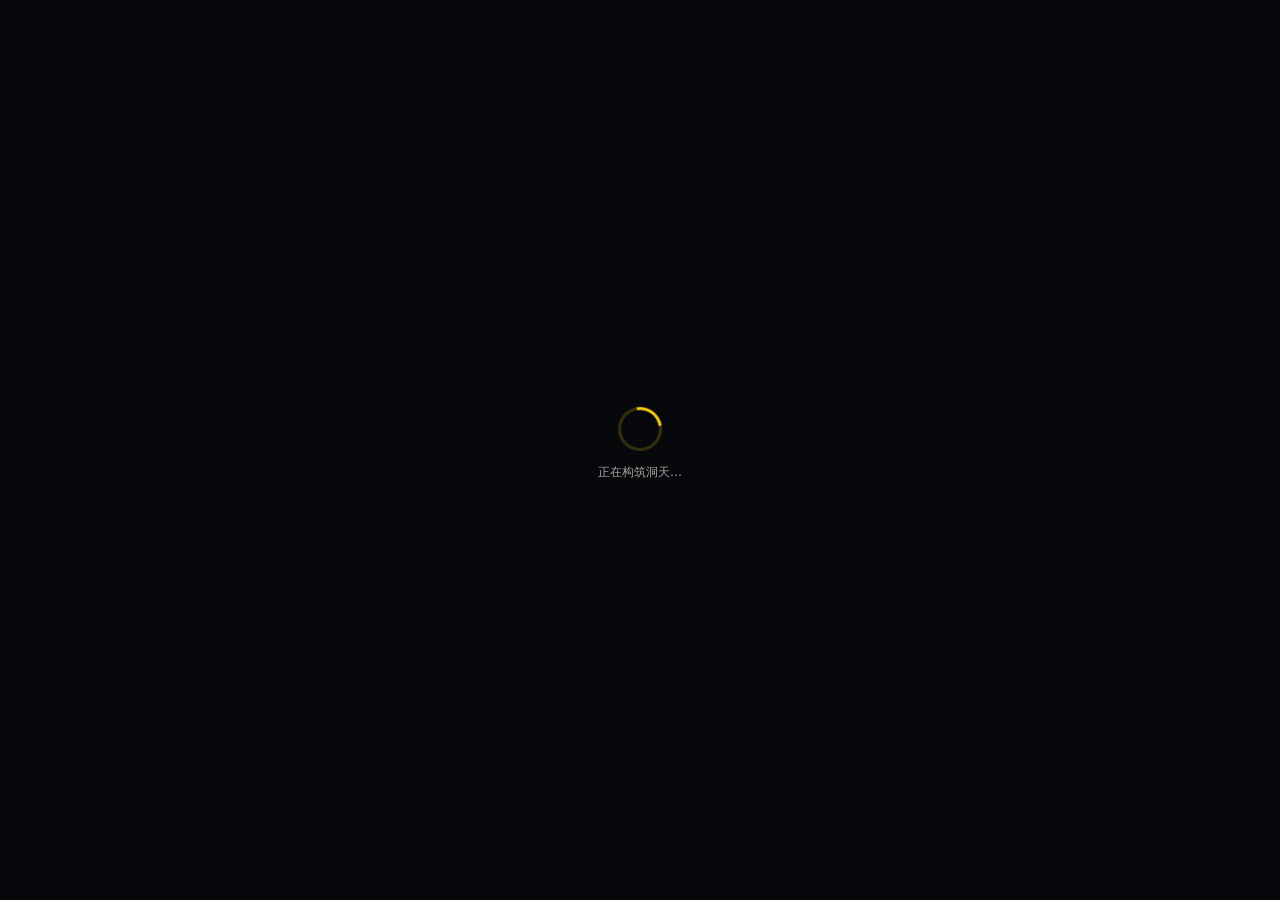
<file: index.html>
<!DOCTYPE html>
<html lang="zh-CN">
<head>
<meta charset="UTF-8" />
<meta name="viewport" content="width=device-width, initial-scale=1.0, maximum-scale=1.0, user-scalable=no, viewport-fit=cover" />
<meta name="theme-color" content="#0c0a09" />
<meta name="description" content="诛仙问道 · 3D 洞天：Three.js 实时挂机修仙。自动寻怪、装备强化、境界突破、离线收益。" />
<!-- 品牌印记：夜底 + 金环 + 立剑，与游戏内 .brand-mark 同一套符号 -->
<link rel="icon" href="data:image/svg+xml,<svg xmlns='http://www.w3.org/2000/svg' viewBox='0 0 64 64'><rect width='64' height='64' rx='14' fill='%230c0a09'/><circle cx='32' cy='31' r='21' fill='none' stroke='%23facc15' stroke-opacity='.30' stroke-width='2'/><path d='M32 10 37.5 30 32 39.5 26.5 30Z' fill='%23facc15'/><rect x='20' y='39' width='24' height='4' rx='2' fill='%23ca8a04'/><rect x='30' y='42' width='4' height='12' rx='2' fill='%23ca8a04'/></svg>" />
<meta name="apple-mobile-web-app-title" content="诛仙问道" />
<meta name="apple-mobile-web-app-capable" content="yes" />
<meta name="apple-mobile-web-app-status-bar-style" content="black-translucent" />
<title>诛仙问道 · 3D 洞天</title>
<style>
  /* 这一页只是「入口」：拿发布号 → 跳进 3D 洞天。
     平时一闪而过，所以做成与游戏一致的夜底 + 金环，避免亮屏闪白。 */
  html, body { margin: 0; height: 100%; background: #06080c; color: #e7e5e4;
    font: 13px/1.6 system-ui, -apple-system, "PingFang SC", "Microsoft YaHei", sans-serif; }
  .boot { height: 100%; display: flex; flex-direction: column;
    align-items: center; justify-content: center; gap: 14px; padding: 24px; text-align: center; }
  .ring { width: 46px; height: 46px; border-radius: 50%;
    border: 3px solid rgba(250, 204, 21, .2); border-top-color: #facc15;
    animation: spin 1s linear infinite; }
  @keyframes spin { to { transform: rotate(360deg); } }
  .title { font-size: 17px; font-weight: 600; letter-spacing: 2px; color: #facc15; }
  .sub { color: #a8a29e; font-size: 12px; }
  .alt { margin-top: 6px; color: #78716c; font-size: 11.5px; line-height: 2; }
  .alt a { color: #facc15; text-decoration: none; border-bottom: 1px solid rgba(250, 204, 21, .35); }
  .alt a.dim { color: #a8a29e; border-bottom-color: rgba(168, 162, 158, .3); }
</style>
</head>
<body>
<div class="boot">
  <div class="ring"></div>
  <div class="title">诛仙问道</div>
  <div class="sub">正在进入 3D 洞天…</div>
  <div class="alt">
    没反应？<a href="play3d.html" id="go3d">点此进入 3D 洞天</a>
  </div>
</div>

<script>
/* ============================================================================
 * 默认入口：打开本站即进 3D 洞天（play3d.html）。
 * ----------------------------------------------------------------------------
 * 为什么要先取 version.json：
 *   3D 页靠 URL 上的 ?v= 知道"自己属于哪一版"，再据此轮询判断要不要自动更新。
 *   若这里不带版本号，3D 页会失去自动更新能力（它会读到空版本而不敢比对，
 *   否则 '' ≠ 线上版本会导致无限刷新）。
 * 兜底：1.5 秒内拿不到版本也照样跳（不带 ?v=），保证弱网/离线也能进游戏。
 * 发布号仍只有 game2d.html 的 CUR 与 version.json 两处来源，这一页不用手改。
 * ========================================================================== */
(function () {
  var jumped = false;
  var link = document.getElementById('go3d');
  function jump(v) {
    if (jumped) return;
    jumped = true;
    location.replace('play3d.html' + (v ? ('?v=' + encodeURIComponent(v)) : ''));
  }
  /* 手动点击时带上已知版本，避免走一次多余的跳转 */
  var known = '';
  link.addEventListener('click', function (e) { e.preventDefault(); jump(known); });

  var timer = setTimeout(function () { jump(known); }, 1500);
  fetch('version.json?t=' + Date.now(), { cache: 'no-store' })
    .then(function (r) { return r.ok ? r.json() : null; })
    .then(function (j) { known = (j && j.v) || ''; clearTimeout(timer); jump(known); })
    .catch(function () { clearTimeout(timer); jump(known); });
})();
</script>
</body>
</html>
</file>
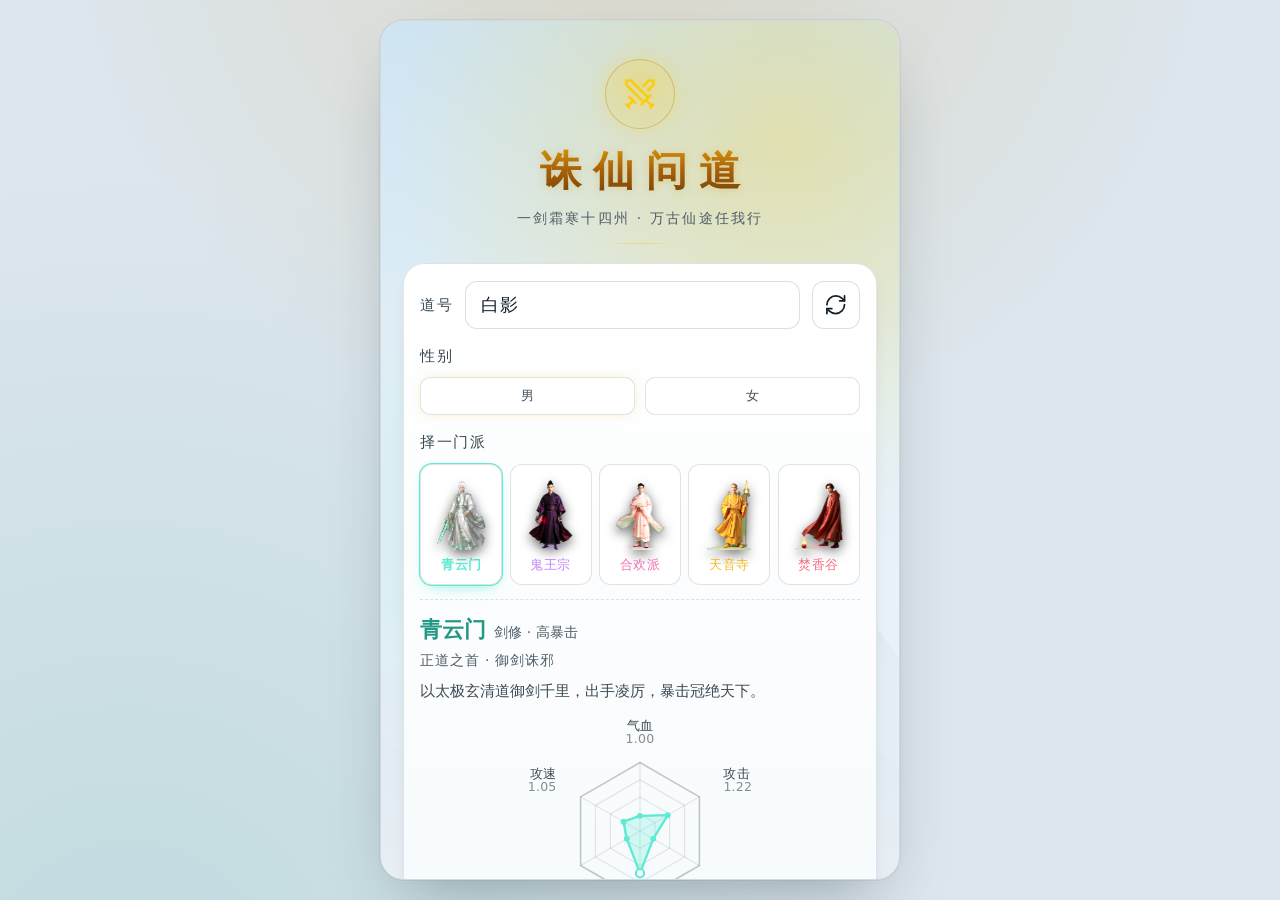
<file: game2d.html>
<!DOCTYPE html>
<html lang="zh-CN">
<head>
<meta charset="UTF-8" />
<meta name="viewport" content="width=device-width, initial-scale=1.0, maximum-scale=1.0, user-scalable=no, viewport-fit=cover" />
<meta name="theme-color" content="#0c0a09" />
<meta name="description" content="诛仙问道 · 竖屏挂机修仙：自动寻怪、装备强化、境界突破、离线收益。" />
<!-- 品牌印记：夜底 + 金环 + 立剑，与游戏内 .brand-mark 同一套符号 -->
<link rel="icon" href="data:image/svg+xml,<svg xmlns='http://www.w3.org/2000/svg' viewBox='0 0 64 64'><rect width='64' height='64' rx='14' fill='%230c0a09'/><circle cx='32' cy='31' r='21' fill='none' stroke='%23facc15' stroke-opacity='.30' stroke-width='2'/><path d='M32 10 37.5 30 32 39.5 26.5 30Z' fill='%23facc15'/><rect x='20' y='39' width='24' height='4' rx='2' fill='%23ca8a04'/><rect x='30' y='42' width='4' height='12' rx='2' fill='%23ca8a04'/></svg>" />
<meta name="apple-mobile-web-app-title" content="诛仙问道" />
<meta name="apple-mobile-web-app-capable" content="yes" />
<meta name="apple-mobile-web-app-status-bar-style" content="black-translucent" />
<title>诛仙问道 · 挂机修仙</title>
<script>
/* 首屏即定主题（日/夜），避免夜间用户先闪一帧亮色；
   同时在 <html> 上打 data-mode，CSS 才能按模式着色。存档键与 core.js 的 SAVE_KEY 一致。 */
(function () {
  var mode = 'day';
  try {
    var raw = localStorage.getItem('zhuxian_idle_save_v1');
    if (raw) {
      var st = JSON.parse(raw);
      if (st && st.settings && st.settings.dayMode === false) mode = 'night';
    }
  } catch (e) { }
  document.documentElement.setAttribute('data-mode', mode);
  var mt = document.querySelector('meta[name="theme-color"]');
  if (mt) mt.setAttribute('content', mode === 'day' ? '#e7eef4' : '#0c0a09');
})();
</script>
<script src="js/viewport.js?v=202609280358"></script>
<link rel="stylesheet" href="css/style.css?v=202609280358" />
</head>
<body>
<div id="app">

  <!-- ===================== 角色创建 ===================== -->
  <section id="screen-create" class="screen">
    <div class="create-sky"></div>
    <div class="create-ridge cr1"></div>
    <div class="create-ridge cr2"></div>
    <div class="create-veil"></div>
    <div class="create-inner">
      <header class="brand">
        <div class="brand-mark"><svg class="ic"><use href="#i-swords"></use></svg></div>
        <h1 class="brand-title">诛仙问道</h1>
        <p class="brand-sub">一剑霜寒十四州 · 万古仙途任我行</p>
      </header>

      <div class="card field-card">
        <div class="field-row">
          <span class="field-label">道号</span>
          <input id="in-name" class="text-input" maxlength="8" value="无名散修" autocomplete="off" spellcheck="false" />
          <button id="btn-name" class="ghost-btn" aria-label="随机道号"><svg class="ic"><use href="#i-refresh-cw"></use></svg></button>
        </div>
        <div class="field-label sect-label">性别</div>
        <div class="gender-row" id="gender-row">
          <button class="gender-btn on" data-gender="male">男</button>
          <button class="gender-btn" data-gender="female">女</button>
        </div>
        <div class="field-label sect-label">择一门派</div>
        <div id="sect-list" class="sect-list"></div>
        <div id="sect-info" class="sect-info"></div>
      </div>

      <button id="btn-start" class="primary-btn">踏 入 仙 途</button>
      <p class="tip"><svg class="ic ic-xs"><use href="#i-info"></use></svg> 游戏自动挂机，离线亦可积累收益</p>
    </div>
  </section>

  <!-- ===================== 主界面 ===================== -->
  <section id="screen-game" class="screen hidden">
    <header class="topbar" id="topbar"></header>

    <div class="stage" id="stage">
      <div class="sky" id="sky"></div>
      <div class="clouds"><div class="cloud c1"></div><div class="cloud c2"></div><div class="cloud c3"></div></div>
      <div class="stars"></div>
      <div class="moon"></div>
      <div class="shaft"></div><div class="shaft s2"></div>
      <div class="hill h1"></div><div class="hill h2"></div><div class="hill h3"></div>
      <div class="qi"><i class="q1"></i><i class="q2"></i><i class="q3"></i></div>
      <div class="ridge-x2"></div>
      <div class="ridge-x1"></div>
      <div class="ridge ridge-far" id="ridge-far"></div>
      <div class="ridge ridge-mid" id="ridge-mid"></div>
      <div class="ridge ridge-near" id="ridge-near"></div>
      <div class="haze z1"></div><div class="haze z2"></div>
      <div class="ground"></div>
      <div class="cloudsea"><i class="s1"></i><i class="s2"></i><i class="s3"></i></div>
      <!-- 真实背景图：存在 assets/bg_r01.(jpg|png) … bg_r08.(jpg|png) 时自动启用，
           缺失则完整回退到上面这套 CSS 场景（连接方式见 js/render.js 的 applyBackdrop） -->
      <img class="bg-photo" id="bg-photo" alt="" aria-hidden="true" decoding="async" />
      <div class="scenery" id="scenery">
        <!-- r01 青云山脚：竹海 + 石阶 -->
        <div class="sc sc-r01"><div class="bamboo bl"></div><div class="bamboo br"></div><div class="steps"></div></div>
        <!-- r02 幽泉谷：寒潭 + 迷雾 -->
        <div class="sc sc-r02"><div class="mist m1"></div><div class="mist m2"></div><div class="pond"></div></div>
        <!-- r03 万蝠古窟：岩壁 + 钟乳石 + 飞蝠 -->
        <div class="sc sc-r03"><div class="wall wl"></div><div class="wall wr"></div><div class="stal t1"></div><div class="stal t2"></div><div class="stal t3"></div><div class="stal t4"></div><div class="bat b1"></div><div class="bat b2"></div></div>
        <!-- r04 焚香谷外：火山 + 熔岩裂隙 -->
        <div class="sc sc-r04"><div class="volc"></div><div class="crack"></div></div>
        <!-- r05 死亡沼泽：瘴气 + 枯树 + 沼气泡 -->
        <div class="sc sc-r05"><div class="miasma"></div><div class="dead d1"></div><div class="dead d2"></div><div class="bub p1"></div><div class="bub p2"></div><div class="bub p3"></div></div>
        <!-- r06 女娲神庙：石柱 + 殿阶 + 香火 -->
        <div class="sc sc-r06"><div class="pillar p1"></div><div class="pillar p2"></div><div class="pillar p3"></div><div class="pillar p4"></div><div class="incense i1"></div><div class="incense i2"></div><div class="temple-floor"></div></div>
        <!-- r07 通天峰：剑峰 + 云梯 + 飞雪 -->
        <div class="sc sc-r07"><div class="peak k1"></div><div class="peak k2"></div><div class="peak k3"></div><div class="stair"></div><div class="snow"></div></div>
        <!-- r08 诛仙剑阵：血雾 + 剑林 + 阵图 -->
        <div class="sc sc-r08"><div class="bloodmist"></div><div class="swordland"><i></i><i></i><i></i><i></i><i></i><i></i></div><div class="array"></div></div>
      </div>
      <div class="fg"></div>
      <div class="grade"></div><div class="grade2"></div><div class="lift"></div>
      <canvas class="fx" id="fx"></canvas>
      <div class="hud-top" id="hud-top"></div>
      <div class="arena" id="arena"></div>
      <div class="cast-layer" id="cast-layer"></div>
      <div class="float-layer" id="float-layer"></div>
      <div class="log-box" id="log-box"></div>
    </div>

    <div class="dash" id="dash"></div>
    <nav class="nav" id="nav"></nav>

    <div class="sheet-mask" id="sheet-mask"></div>
    <div class="sheets" id="sheets"></div>
  </section>

  <div class="modal-host" id="modal-host"></div>
  <div class="toast-host" id="toast-host"></div>
</div>
<div class="rotate-tip" id="rotate-tip">请竖屏握持手机</div>

<script src="js/icons.js?v=202609280358"></script>
<script>if (window.LUCIDE_SPRITE) document.body.insertAdjacentHTML('afterbegin', window.LUCIDE_SPRITE);</script>
<script src="js/data.js?v=202609280358"></script>
<script src="js/mob-art.js?v=202609280358"></script>
<script src="js/hero-female.js?v=202609280358"></script>
<script src="js/figure.js?v=202609280358"></script>
<script src="js/skeleton.js?v=202609280358"></script>
<script src="assets/hero_rig.js?v=202609280358"></script>
<script src="js/figure-motion.js?v=202609280358"></script>
<script src="js/music.js?v=202609280358"></script>
<script src="js/account.js?v=202609280358"></script>
<script src="js/tcb-sdk.js?v=202609280358"></script>
<script>window.LX_TCB_ENV = 'lingxu-7-d0ggtxsjw13210d0c';</script>
<script src="js/core.js?v=202609280358"></script>
<script src="js/render.js?v=202609280358"></script>
<script src="js/ui.js?v=202609280358"></script>
<script src="js/main.js?v=202609280358"></script>
<script>
/* ===================== 自动更新到最新版 =====================
   发布时 BUILD 会被替换为发布时间戳：
     · 资源带 ?v=BUILD → 永不命中旧缓存
     · 每 45 秒 / 每次切回前台检查 version.json，发现新版自动刷新
   存档在 localStorage，刷新不会丢进度。 */
(function () {
  var CUR = '202609280358';
  /* 版本号全局出口：3D 页入口 / 子资源都从这里取版本，
     这样「发布号」只有 CUR 这一个来源，不必到处手改。 */
  window.__VER = CUR;
  var busy = false;
  function check() {
    if (busy) return;
    busy = true;
    var url = 'version.json?t=' + Date.now();
    fetch(url, { cache: 'no-store' })
      .then(function (r) { return r.ok ? r.json() : null; })
      .then(function (j) {
        busy = false;
        if (!j || !j.v || j.v === CUR) return;
        try { if (window.LXU && window.LXU.toast) window.LXU.toast('发现新版本，正在更新…'); } catch (e) {}
        setTimeout(function () {
          location.replace(location.pathname + '?v=' + encodeURIComponent(j.v));
        }, 700);
      })
      .catch(function () { busy = false; });
  }
  setInterval(check, 30000);
  document.addEventListener('visibilitychange', function () { if (!document.hidden) check(); });
  window.addEventListener('pageshow', function (e) { if (e.persisted) check(); });
})();
</script>
</body>
</html>
</file>
<file: css/style.css>
/* =========================================================================
 * 诛仙问道 · 挂机修仙  —— 暗色仙侠主题 / 移动端竖屏优先
 * ========================================================================= */

:root {
  /* 基色 */
  --s950: #0c0a09;
  --s900: #1c1917;
  --s880: #221e1c;
  --s850: #292524;
  --s800: #322c28;
  --s700: #44403c;
  --s600: #57534e;
  --s500: #78716c;
  --s400: #a8a29e;
  --s300: #d6d3d1;
  --s200: #e7e5e4;

  /* 主题 */
  --gold: #facc15;
  --gold-2: #ca8a04;
  --gold-3: #854d0e;
  --jade: #14b8a6;
  --jade-l: #5eead4;
  --blood: #ef4444;
  --violet: #a78bfa;
  --blue: #60a5fa;
  --orange: #fb923c;
  --green: #4ade80;

  --line: rgba(250, 204, 21, .14);
  --line-2: rgba(255, 255, 255, .07);
  --glass: rgba(20, 17, 15, .72);
  --glass-2: rgba(12, 10, 9, .9);

  /* ---- 圆角（一份尺度，不再随手写像素） ---- */
  --r-xs: 6px;
  --r-sm: 8px;
  --r: 12px;
  --r-lg: 18px;
  --r-xl: 24px;
  --r-pill: 999px;

  /* ---- 间距：竖屏留白节奏统一走这 7 档 ---- */
  --sp-1: 4px;  --sp-2: 7px;  --sp-3: 10px;
  --sp-4: 14px; --sp-5: 18px; --sp-6: 24px; --sp-7: 32px;

  /* ---- 字号 / 行高 / 字重：层级只留这几档，避免出现 9 / 11.5 / 12.5 / 13.5 这种随手值 ---- */
  --fs-2xs: 10px; --fs-xs: 11px; --fs-sm: 12px;
  --fs-md: 13px;  --fs-lg: 15px; --fs-xl: 17px; --fs-2xl: 22px;
  --lh-tight: 1.3; --lh: 1.55; --lh-loose: 1.8;
  --fw-n: 400; --fw-m: 600; --fw-b: 700; --fw-x: 800;

  /* ---- 投影：三级抬升（贴片 / 卡片 / 浮层） ---- */
  --sh-1: 0 1px 2px rgba(0, 0, 0, .34);
  --sh-2: 0 8px 22px -10px rgba(0, 0, 0, .62);
  --sh-3: 0 22px 52px -18px rgba(0, 0, 0, .72);

  /* ---- 动效：曲线与时长统一，全局手感一致 ---- */
  --ease: cubic-bezier(.22, .61, .36, 1);
  --dur: .18s;
  --dur-slow: .32s;
  --ring: rgba(250, 204, 21, .55);

  /* ---- 语义别名：把「色阶」映射成「用途」 ----
     只引用 --s* 与品牌色，日间模式反转色阶时自动跟随，无需第二份定义。 */
  --text-1: var(--s200);      /* 主文字：标题、关键数值 */
  --text-2: var(--s400);      /* 次文字：正文、描述 */
  --text-3: var(--s500);      /* 弱文字：标签、单位、轴注释 */
  --text-4: var(--s600);      /* 最弱：脚注、时间戳 */
  --surface-1: var(--s880);   /* 卡片面 */
  --surface-2: var(--s850);   /* 卡片内的次级块 */
  --stroke: var(--line-2);    /* 常规描边 */
  --stroke-strong: var(--line);
  --ok: var(--jade);
  --warn: var(--orange);
  --danger: var(--blood);
  --info: var(--blue);

  /* ---- 字体：标题走宋体系（仙侠气质），正文走系统无衬线（清晰、零加载） ----
     中日韩衬线把 Noto / 思源排在 Georgia 之前，避免 Windows 回退到点阵宋体。 */
  --serif: "Songti SC", "Noto Serif SC", "Source Han Serif SC", "Source Han Serif CN",
           "Noto Serif CJK SC", "STSong", Georgia, "Times New Roman", serif;
  --sans: ui-sans-serif, system-ui, -apple-system, BlinkMacSystemFont, "PingFang SC",
          "HarmonyOS Sans SC", "MiSans", "Noto Sans SC", "Source Han Sans SC",
          "Microsoft YaHei", "Hiragino Sans GB", "Segoe UI", Roboto, sans-serif;

  --safe-t: env(safe-area-inset-top, 0px);
  --safe-b: env(safe-area-inset-bottom, 0px);
}

* { box-sizing: border-box; -webkit-tap-highlight-color: transparent; }

html, body {
  margin: 0; padding: 0;
  height: 100%;
  height: 100dvh;      /* v15：优先用动态视口高度，避免手机地址栏遮挡底部导航 */
  overflow: hidden;
  background: #000;
  color: var(--s200);
  font-family: var(--sans);
  font-size: 14px;
  line-height: 1.5;
  overscroll-behavior: none;
  -webkit-user-select: none; user-select: none;
}

body { display: flex; justify-content: center; }

#app {
  position: relative;
  width: 100%;
  max-width: 520px;
  height: 100%;
  height: 100dvh;
  overflow: hidden;
  background: var(--s950);
  box-shadow: 0 0 60px rgba(0,0,0,.9);
}

.ic {
  width: 1.15em; height: 1.15em;
  flex: none;
  display: inline-block;
  vertical-align: -0.18em;
  fill: none;
}
.ic-xs { width: .95em; height: .95em; }
.ic-lg { width: 1.6em; height: 1.6em; }

.hidden { display: none !important; }

button { font-family: inherit; color: inherit; border: none; background: none; cursor: pointer; }
input { font-family: inherit; }

/* ============================ 屏幕容器 ============================ */
.screen {
  position: absolute; inset: 0;
  display: flex; flex-direction: column;
}

/* ============================ 角色创建 ============================ */
#screen-create { overflow: hidden; }

.create-sky {
  position: absolute; inset: 0;
  background:
    radial-gradient(circle at 78% 14%, rgba(250,204,21,.20), transparent 42%),
    radial-gradient(circle at 20% 78%, rgba(20,184,166,.16), transparent 46%),
    linear-gradient(180deg, #101d33 0%, #0b1220 42%, #0c0a09 100%);
}
.create-ridge {
  position: absolute; left: -12%; right: -12%; bottom: 0;
  background: #0c0a09;
}
.create-ridge.cr1 {
  height: 46%;
  background: linear-gradient(180deg, #14243d, #0b1220);
  clip-path: polygon(0 62%, 8% 44%, 16% 55%, 26% 26%, 34% 44%, 44% 18%, 55% 42%, 64% 24%, 74% 46%, 84% 30%, 93% 50%, 100% 36%, 100% 100%, 0 100%);
  opacity: .55;
}
.create-ridge.cr2 {
  height: 34%;
  background: linear-gradient(180deg, #1b3350, #0a1018);
  clip-path: polygon(0 70%, 10% 52%, 20% 66%, 32% 40%, 44% 60%, 56% 38%, 68% 62%, 80% 44%, 92% 64%, 100% 50%, 100% 100%, 0 100%);
  opacity: .8;
}
.create-veil {
  position: absolute; inset: 0;
  background: linear-gradient(180deg, transparent 30%, rgba(12,10,9,.82) 72%, #0c0a09 100%);
}

.create-inner {
  position: relative;
  display: flex; flex-direction: column;
  height: 100%;
  padding: calc(var(--safe-t) + 26px) 18px calc(var(--safe-b) + 14px);
  overflow-y: auto;
  -webkit-overflow-scrolling: touch;
}

.brand { text-align: center; margin: 6px 0 16px; }
.brand-mark {
  width: 58px; height: 58px; margin: 0 auto 10px;
  display: grid; place-items: center;
  font-size: 26px; color: var(--gold);
  border-radius: 50%;
  background: radial-gradient(circle at 50% 35%, rgba(250,204,21,.22), rgba(250,204,21,.02));
  border: 1px solid rgba(250,204,21,.34);
  box-shadow: 0 0 26px rgba(250,204,21,.22), inset 0 0 18px rgba(250,204,21,.08);
}
.brand-title {
  margin: 0;
  font-family: var(--serif);
  font-size: 34px;
  letter-spacing: .34em;
  text-indent: .34em;
  font-weight: 700;
  color: transparent;
  background: linear-gradient(180deg, #fff7d6 6%, #facc15 46%, #b45309 100%);
  -webkit-background-clip: text; background-clip: text;
  filter: drop-shadow(0 2px 10px rgba(250,204,21,.3));
}
.brand-sub {
  margin: 6px 0 0;
  font-size: 11.5px; letter-spacing: .16em; color: var(--s500);
}

.card {
  background: linear-gradient(180deg, rgba(41,37,36,.82), rgba(20,17,15,.86));
  border: 1px solid var(--line);
  border-radius: var(--r-lg);
  padding: 14px;
  backdrop-filter: blur(10px);
  -webkit-backdrop-filter: blur(10px);
}

.field-row { display: flex; align-items: center; gap: 10px; }
.field-label {
  font-size: 12.5px; color: var(--s400); letter-spacing: .1em; flex: none;
}
.text-input {
  flex: 1; min-width: 0;
  height: 40px; padding: 0 12px;
  background: rgba(0,0,0,.42);
  border: 1px solid var(--line-2);
  border-radius: var(--r);
  color: var(--gold);
  font-size: 15px; letter-spacing: .08em;
  outline: none;
  -webkit-user-select: text; user-select: text;
}
.text-input:focus { border-color: rgba(250,204,21,.5); box-shadow: 0 0 0 3px rgba(250,204,21,.08); }
.ghost-btn {
  width: 40px; height: 40px; flex: none;
  display: grid; place-items: center;
  font-size: 17px; color: var(--s300);
  background: rgba(0,0,0,.42);
  border: 1px solid var(--line-2);
  border-radius: var(--r);
}
.ghost-btn:active { background: rgba(250,204,21,.12); color: var(--gold); }

.sect-label { margin: 16px 0 10px; }
.sect-list {
  display: grid;
  grid-template-columns: repeat(5, 1fr);
  gap: 6px;
}
.sect-chip {
  display: flex; flex-direction: column; align-items: center; gap: 5px;
  padding: 9px 2px 8px;
  border-radius: var(--r);
  border: 1px solid var(--line-2);
  background: rgba(0,0,0,.35);
  transition: .18s;
}
.sect-chip .sc-fig {
  display: block; width: 100%; height: 62px;
  position: relative;
  color: inherit;
}
.sect-chip .sc-fig .fig {
  position: absolute; left: 50%; bottom: 0;
  transform: translateX(-50%);
  height: 60px; width: auto;
  overflow: visible;
  filter: drop-shadow(0 4px 6px rgba(0,0,0,.6));
}
.sect-chip .sc-fig::after {
  content: '';
  position: absolute; left: 50%; bottom: -1px;
  width: 32px; height: 9px;
  transform: translateX(-50%);
  border-radius: 50%;
  background: radial-gradient(ellipse at center, currentColor 0%, transparent 72%);
  opacity: .3;
}
.sect-chip .sc-name { font-size: 11px; letter-spacing: .04em; white-space: nowrap; }
.sect-chip.on { border-color: currentColor; box-shadow: 0 0 0 1px currentColor, 0 0 14px -2px currentColor; }
.sect-chip.on .sc-name { font-weight: 700; }

.sect-info {
  margin-top: 12px;
  padding-top: 12px;
  border-top: 1px dashed var(--line-2);
  min-height: 96px;
}
.si-head { display: flex; align-items: baseline; gap: 8px; }
.si-name { font-family: var(--serif); font-size: 18px; font-weight: 700; }
.si-tag { font-size: 11px; color: var(--s500); }
.si-motto { margin: 3px 0 8px; font-size: 11.5px; color: var(--s500); letter-spacing: .06em; }
.si-desc { margin: 0 0 10px; font-size: 12.5px; color: var(--s400); }
.si-bars { display: flex; flex-direction: column; gap: 5px; }
.si-bar { display: flex; align-items: center; gap: 8px; font-size: 11px; color: var(--s500); }
.si-bar .lab { width: 30px; flex: none; }
.si-bar .track { flex: 1; height: 5px; border-radius: 3px; background: rgba(255,255,255,.07); overflow: hidden; }
.si-bar .fill { height: 100%; border-radius: 3px; background: currentColor; }
.si-passive {
  margin-top: 10px; font-size: 12px;
  padding: 7px 10px; border-radius: var(--r-sm);
  background: rgba(250,204,21,.07);
  border: 1px solid rgba(250,204,21,.16);
  color: var(--gold);
}

.primary-btn {
  margin-top: 16px;
  height: 50px;
  border-radius: 999px;
  font-family: var(--serif);
  font-size: 17px; letter-spacing: .3em; text-indent: .3em;
  font-weight: 700;
  color: #241c02;
  background: linear-gradient(180deg, #fde68a, #facc15 42%, #ca8a04);
  box-shadow: 0 8px 24px -8px rgba(250,204,21,.75), inset 0 1px 0 rgba(255,255,255,.55);
  transition: transform .12s;
}
.primary-btn:active { transform: scale(.97); }
.tip {
  margin: 12px 0 4px;
  text-align: center; font-size: 11px; color: var(--s600);
}

/* ============================ 主界面 · 顶栏 ============================ */
.topbar {
  flex: none;
  padding: calc(var(--safe-t) + 8px) 12px 8px;
  display: flex; flex-direction: column; align-items: stretch; gap: 7px;
  background: linear-gradient(180deg, rgba(28,25,23,.98), rgba(12,10,9,.86));
  border-bottom: 1px solid var(--line);
  position: relative; z-index: 20;
}
.tb-row1 { display: flex; align-items: center; gap: 10px; }
.tb-avatar {
  width: 46px; height: 48px; flex: none;
  border-radius: 12px;
  display: block;
  position: relative;
  background: radial-gradient(circle at 50% 32%, rgba(255,255,255,.08), rgba(0,0,0,.45) 74%);
  border: 1px solid var(--line-2);
  overflow: visible;
}
.tb-avatar .fig {
  position: absolute; left: 50%; bottom: 1px;
  transform: translateX(-50%);
  height: 46px; width: auto;
  overflow: visible;
}
.tb-avatar::before {
  content: '';
  position: absolute; left: 50%; bottom: -1px;
  width: 34px; height: 10px;
  transform: translateX(-50%);
  border-radius: 50%;
  background: radial-gradient(ellipse at center, currentColor 0%, transparent 72%);
  opacity: .3;
}
.tb-avatar::after {
  content: attr(data-lv);
  position: absolute; bottom: -4px; right: -6px; z-index: 3;
  font-size: 9px; font-weight: 700;
  padding: 1px 5px; border-radius: 999px;
  background: var(--gold-2); color: #1c1917;
  border: 1px solid rgba(0,0,0,.5);
  white-space: nowrap;
}
.tb-main { flex: 1; min-width: 0; }
.tb-name {
  display: flex; align-items: center; gap: 6px;
  font-size: 14px; font-weight: 700; color: var(--s200);
  white-space: nowrap; overflow: hidden; text-overflow: ellipsis;
}
.tb-guild { font-size: 10px; color: var(--s500); border: 1px solid var(--line-2); padding: 0 4px; border-radius: 4px; }
.tb-realm {
  font-size: 11px; color: var(--gold);
  font-family: var(--serif); letter-spacing: .06em;
}
.tb-res { display: flex; gap: 6px; }
.tb-res .res { flex: 1; justify-content: center; padding: 4px 4px; }
.res {
  display: flex; align-items: center; gap: 3px;
  font-size: 11px; font-variant-numeric: tabular-nums;
  padding: 4px 7px; border-radius: 999px;
  background: rgba(0,0,0,.45); border: 1px solid var(--line-2);
}
.res .ic { font-size: 12px; }
.res.gold { color: var(--gold); }
.res.yuan { color: var(--violet); }
.res.stone { color: var(--blue); }
.res-btn { transition: border-color .15s, color .15s; color: #78716c; }
.res-btn.on { color: #5eead4; }
.res-btn:active { border-color: rgba(250,204,21,.45); }
.tb-btns { display: flex; gap: 6px; flex: none; }
.tb-btn {
  width: 32px; height: 32px; border-radius: 9px;
  display: grid; place-items: center; font-size: 16px;
  color: var(--s400);
  background: rgba(0,0,0,.45);
  border: 1px solid var(--line-2);
}
.tb-btn:active { color: var(--gold); border-color: rgba(250,204,21,.4); }

/* ============================ 场景 ============================ */
.stage {
  position: relative;
  flex: 1 1 auto;
  min-height: 0;
  overflow: hidden;
  cursor: pointer;
}
.sky { position: absolute; inset: 0; transition: background .8s; }
.sky::after {
  content: '';
  position: absolute; inset: 0;
  background: radial-gradient(circle at 78% 12%, var(--sky-glow, rgba(250,204,21,.16)), transparent 46%);
}
.ridge {
  position: absolute; left: -6%; right: -6%; bottom: 0;
  pointer-events: none;
  will-change: transform;
}
.ridge-far {
  height: 62%;
  opacity: .5;
  animation: drift 60s ease-in-out infinite alternate;
  clip-path: polygon(0 68%, 7% 52%, 14% 62%, 22% 38%, 30% 56%, 38% 30%, 47% 52%, 55% 34%, 63% 58%, 72% 40%, 81% 60%, 90% 44%, 100% 56%, 100% 100%, 0 100%);
}
.ridge-mid {
  height: 40%;
  opacity: .78;
  animation: drift 44s ease-in-out infinite alternate-reverse;
  clip-path: polygon(0 74%, 9% 56%, 18% 70%, 27% 46%, 37% 66%, 46% 44%, 56% 68%, 66% 48%, 76% 70%, 86% 52%, 100% 66%, 100% 100%, 0 100%);
}
.ridge-near {
  height: 20%;
  opacity: 1;
  clip-path: polygon(0 82%, 12% 62%, 24% 80%, 36% 58%, 48% 78%, 60% 56%, 72% 80%, 84% 60%, 100% 78%, 100% 100%, 0 100%);
}
@keyframes drift {
  from { transform: translateX(-2%); }
  to   { transform: translateX(2%); }
}
.fx { position: absolute; inset: 0; width: 100%; height: 100%; pointer-events: none; }

.hud-top {
  position: absolute; top: 8px; left: 10px; right: 10px;
  display: flex; align-items: flex-start; justify-content: space-between;
  gap: 8px;
  pointer-events: none;
  z-index: 4;
}
.region-tag {
  display: flex; align-items: center; gap: 5px;
  font-size: 11px; padding: 4px 9px; border-radius: 999px;
  background: rgba(0,0,0,.5); border: 1px solid var(--line-2);
  backdrop-filter: blur(6px);
  pointer-events: auto;
}
.region-tag .dot { width: 5px; height: 5px; border-radius: 50%; background: var(--jade-l); box-shadow: 0 0 6px var(--jade-l); }
.hud-right { display: flex; flex-direction: column; align-items: flex-end; gap: 5px; }
.hud-pill {
  display: flex; align-items: center; gap: 4px;
  font-size: 10.5px; padding: 3px 8px; border-radius: 999px;
  background: rgba(0,0,0,.5); border: 1px solid var(--line-2);
  font-variant-numeric: tabular-nums;
  backdrop-filter: blur(6px);
}

/* 战斗区 */
.arena {
  position: absolute; inset: 0;
  display: flex; align-items: center; justify-content: space-between;
  padding: 0 14px;
  z-index: 3;
}
.unit { position: relative; display: flex; flex-direction: column; align-items: center; gap: 8px; }
.unit .name-plate {
  display: flex; align-items: center; gap: 4px;
  font-size: 10.5px;
  padding: 2px 8px; border-radius: 999px;
  background: rgba(0,0,0,.55);
  border: 1px solid var(--line-2);
  white-space: nowrap;
  max-width: 132px;
  overflow: hidden; text-overflow: ellipsis;
}
.unit .lv { color: var(--gold); font-variant-numeric: tabular-nums; }

.avatar {
  position: relative;
  width: 86px; height: 104px;
  display: block;
  color: currentColor;
  transition: transform .1s;
}
/* 立绘 */
.avatar .fig {
  position: absolute; left: 50%; bottom: 2px;
  transform: translateX(-50%);
  height: 98px; width: auto;
  overflow: visible;
  filter: drop-shadow(0 8px 10px rgba(0,0,0,.66));
}
/* 拆层立绘（身体层 + 手臂层）：
   两张图是同一块 373×520 画布，绝对定位完全重合 —— 静止时叠起来就是原图，
   手臂层绕肩关节（--ox/--oy，由 assets/hero_rig.js 按图给出）旋转。
   旋转角度来自动作系统的 --arm：抬手、施法前推、举兵器劈下都是这一层在动。
   宽度由身体层这张 <img> 自己撑出来（原来直接就是 <img>，靠图片自身的宽高比；
   换成 <span> 后没有固有比例，必须让身体层留在文档流里当"尺寸基准"，
   否则容器会塌成 0 宽）。 */
.fig-split { display: block; }
.fig-split .fig-body { position: static; height: 100%; width: auto; }
.fig-split .fig-layer { filter: brightness(1.16) contrast(1.05) saturate(1.06); }
.fig-split .fig-arm {
  position: absolute; left: 0; top: 0; width: 100%; height: 100%;
  object-fit: contain;
}
/* 举剑姿态用的两个可过渡变量：由界面在"举剑 / 收剑"时改一次值，
   动作系统每帧写的 --arm/--army 不受影响，两者在下面直接相加。
   注册 @property 是为了让它们能 transition（普通自定义属性不可插值），
   不支持的浏览器只是少一段过渡动画，功能不受影响。 */
@property --hold { syntax: '<number>'; inherits: true; initial-value: 0; }
@property --hold-y { syntax: '<length>'; inherits: true; initial-value: 0px; }
.unit.hero {
  transition: --hold .18s ease-out, --hold-y .18s ease-out;
}
.fig-split .fig-arm {
  transform-origin: var(--ox, 50%) var(--oy, 26%);
  /* 先位移、后旋转：位移负责"整条手臂甩出去"，旋转负责"抬起来 / 放下去"。
     只做旋转时手腕弧长只有几像素，读起来只是袖子轻轻歪了一下；
     叠上位移（劈砍时向下 11px）才看得出是一次劈砍。 */
  transform: translate(var(--armx, 0px), calc(var(--army, 0px) + var(--hold-y, 0px)))
             rotate(calc((var(--arm, 0) + var(--hold, 0)) * 1deg));
  will-change: transform;
}
/* 挥击弧光：沿手臂扫过的一道亮弧 —— 普攻"劈下去"最直接的读点 */
.swing-arc {
  position: absolute; pointer-events: none;
  width: 86px; height: 86px; margin: -43px 0 0 -43px;
  border-radius: 50%; border: 3px solid transparent;
  border-top-color: currentColor; border-right-color: currentColor;
  filter: blur(.4px) drop-shadow(0 0 10px currentColor);
  animation: swingArc .42s ease-out forwards;
}
@keyframes swingArc {
  0%   { transform: rotate(-54deg) scale(.55); opacity: 0; }
  22%  { opacity: .95; }
  100% { transform: rotate(48deg) scale(1.15); opacity: 0; }
}
/* 脚下灵光 */
.avatar::before {
  content: '';
  position: absolute; left: 50%; bottom: -3px;
  width: 72px; height: 20px;
  transform: translateX(-50%);
  border-radius: 50%;
  background: radial-gradient(ellipse at center, currentColor 0%, transparent 72%);
  opacity: .34;
}
/* 法阵地纹 */
.avatar::after {
  content: '';
  position: absolute; left: 50%; bottom: -5px;
  width: 66px; height: 18px;
  transform: translateX(-50%);
  border-radius: 50%;
  border: 1px dashed currentColor;
  opacity: .3;
  animation: haloBreath 3.6s ease-in-out infinite;
}
@keyframes haloBreath { 0%,100% { opacity: .16; } 50% { opacity: .44; } }

.unit.hero .avatar { width: 80px; height: 96px; }
.unit.hero .avatar .fig { height: 92px; }
.unit.mob .avatar { width: 104px; height: 118px; }
.unit.mob .avatar .fig { height: 110px; }
.unit.mob.elite .avatar { width: 120px; height: 134px; }
.unit.mob.elite .avatar .fig {
  height: 126px;
  filter: drop-shadow(0 0 9px currentColor) drop-shadow(0 8px 10px rgba(0,0,0,.66));
}
.unit.mob.elite .avatar::after { animation: haloBreath 1.6s ease-in-out infinite; }

.bar-hp {
  width: 100%; height: 6px; border-radius: 999px;
  background: rgba(0,0,0,.65);
  border: 1px solid rgba(255,255,255,.1);
  overflow: hidden;
  position: relative;
}
.bar-hp > i {
  display: block; height: 100%; border-radius: 999px;
  background: linear-gradient(90deg, #16a34a, #4ade80);
  transition: width .12s linear;
}
.bar-hp.mob > i { background: linear-gradient(90deg, #b91c1c, #f87171); }
.bar-hp > span {
  position: absolute; inset: 0;
  display: grid; place-items: center;
  font-size: 8.5px; color: #fff;
  text-shadow: 0 1px 2px rgba(0,0,0,.9);
  font-variant-numeric: tabular-nums;
  letter-spacing: .02em;
}
.unit .bar-hp { width: 104px; }
.unit.mob .bar-hp { width: 118px; height: 7px; }
.unit.mob.elite .bar-hp { width: 128px; }

.hero-bars { display: flex; flex-direction: column; gap: 3px; width: 108px; }
.bar-mp {
  height: 4px; border-radius: 999px; overflow: hidden;
  background: rgba(0,0,0,.65);
  border: 1px solid rgba(255,255,255,.08);
}
.bar-mp > i { display: block; height: 100%; background: linear-gradient(90deg, #1d4ed8, #60a5fa); transition: width .2s linear; }

/* 动作动画 */
.unit.hero.act .avatar { animation: lunge .46s cubic-bezier(.3,.9,.4,1); }
@keyframes lunge {
  0%   { transform: translateX(0) translateY(0) scale(1) rotate(0deg); }
  26%  { transform: translateX(30px) translateY(-10px) scale(1.11) rotate(-6deg); }
  50%  { transform: translateX(20px) translateY(0) scale(1.05) rotate(3deg); }
  100% { transform: translateX(0) translateY(0) scale(1) rotate(0deg); }
}
.unit.mob.hit .avatar { animation: shake .26s ease-in-out; }
@keyframes shake {
  0%,100% { transform: translateX(0) rotate(0deg) scale(1); }
  18% { transform: translateX(11px) rotate(6deg) scale(1.05); }
  44% { transform: translateX(-11px) rotate(-6deg) scale(1.04); }
  70% { transform: translateX(7px) rotate(3deg) scale(1.02); }
  88% { transform: translateX(-3px) rotate(-1deg); }
}
.unit.mob.dying .avatar { animation: die .42s ease-in forwards; }
@keyframes die {
  to { transform: scale(.4) rotate(28deg); opacity: 0; filter: blur(3px); }
}
.unit.spawning .avatar { animation: spawn .38s ease-out; }
@keyframes spawn {
  from { transform: scale(.3); opacity: 0; filter: blur(6px); }
  to { transform: scale(1); opacity: 1; filter: blur(0); }
}

/* =========================================================================
   v2 · 画面生命感增强层（不动玩法，只做表现）
   要点：待机动画挂在内层 .fig，动作动画挂在外层 .avatar —— 两者可叠加。
   ========================================================================= */

/* ① 待机呼吸：立绘缓慢起伏（长时间不再是静止贴图） */
@keyframes heroIdle {
  0%   { transform: translateX(-50%) translateY(0) scale(1) rotate(0deg); }
  25%  { transform: translateX(-50%) translateY(-5px) scale(1.022) rotate(-1.4deg); }
  50%  { transform: translateX(-50%) translateY(-8px) scale(1.032) rotate(0deg); }
  75%  { transform: translateX(-50%) translateY(-4px) scale(1.02) rotate(1.4deg); }
  100% { transform: translateX(-50%) translateY(0) scale(1) rotate(0deg); }
}
@keyframes mobIdle {
  0%   { transform: translateX(-50%) translateY(0) rotate(0deg) scale(1); }
  28%  { transform: translateX(-50%) translateY(-7px) rotate(-2.4deg) scale(1.03); }
  62%  { transform: translateX(-50%) translateY(-2px) rotate(2.4deg) scale(1.012); }
  100% { transform: translateX(-50%) translateY(0) rotate(0deg) scale(1); }
}
.unit.hero .avatar .fig { animation: heroIdle 2.6s ease-in-out infinite; }
.unit.mob  .avatar .fig { animation: mobIdle 2.1s ease-in-out infinite; }
.unit.mob.elite .avatar .fig { animation-duration: 2.1s; }
/* 出招 / 受击瞬间暂停待机，避免与动作动画打架 */
.unit.hero.act  .avatar .fig,
.unit.hero.hurt .avatar .fig,
.unit.mob.act   .avatar .fig,
.unit.mob.hit   .avatar .fig,
.unit.mob.flash .avatar .fig,
.unit.mob.dying .avatar .fig { animation-play-state: paused; }

/* ② 地面投影随呼吸缩放（立绘上浮时影子变小变淡 → 有离地感） */
.avatar::before { animation: shadowBreath 3.3s ease-in-out infinite; }
.unit.mob .avatar::before { animation-duration: 2.7s; }
@keyframes shadowBreath {
  0%, 100% { opacity: .34; transform: translateX(-50%) scaleX(1); }
  50%      { opacity: .19; transform: translateX(-50%) scaleX(.85); }
}

/* ③ 怪物扑击（此前怪物打人时，动的却是主角 —— 补上真正的扑击动作） */
.unit.mob.act .avatar { animation: mobLunge .46s cubic-bezier(.3,.7,.4,1); }
@keyframes mobLunge {
  0%   { transform: translateX(0) translateY(0) rotate(0deg) scale(1); }
  22%  { transform: translateX(-40px) translateY(-12px) rotate(-11deg) scale(1.12); }
  44%  { transform: translateX(-22px) translateY(0) rotate(-4deg) scale(1.05); }
  100% { transform: translateX(0) translateY(0) rotate(0deg) scale(1); }
}

/* ④ 主角受击：被击退 + 踉跄回位 */
.unit.hero.hurt .avatar { animation: heroHurt .44s cubic-bezier(.36,.07,.19,.97); }
@keyframes heroHurt {
  0%   { transform: translateX(0) rotate(0deg) scale(1); }
  14%  { transform: translateX(-22px) rotate(-9deg) scale(.95); }
  38%  { transform: translateX(14px) rotate(6deg) scale(1.02); }
  62%  { transform: translateX(-7px) rotate(-2.5deg); }
  100% { transform: translateX(0) rotate(0deg) scale(1); }
}

/* ⑤ 命中轻闪 —— 只留一点提亮与红边。
   原版是 brightness(3.1) + saturate(.35)：怪物被打中瞬间整只变成一块死白色块，
   远看像贴图丢了（用户反馈“应该是爆血而不是色块”）。白闪退为辅助，主角交给血花。 */
@keyframes hitFlash {
  0%   { filter: brightness(1.42) saturate(1.3) drop-shadow(0 0 12px rgba(255,92,92,.8)); }
  100% { filter: brightness(1) saturate(1) drop-shadow(0 8px 10px rgba(0,0,0,.66)); }
}
.unit.mob.flash .avatar .fig,
.unit.hero.hurt .avatar .fig { animation: hitFlash .17s ease-out; }

/* ⑤b 爆血：命中时溅出的血花（位置/大小/方向由 JS 随机给，这里负责表现） */
.blood-hit { position: absolute; inset: 0; pointer-events: none; z-index: 5; overflow: visible; }
.blood-hit i {
  position: absolute; display: block; border-radius: 50%;
  background: radial-gradient(circle at 36% 34%, #ff6b6b 0%, #c81e1e 52%, rgba(120,8,8,.15) 78%, transparent 80%);
  box-shadow: 0 0 6px rgba(220,38,38,.55);
  opacity: 0; transform: translate(0, 0) scale(.3);
  animation: bloodSplat .46s cubic-bezier(.15,.75,.35,1) forwards;
}
.blood-hit.crit i {
  background: radial-gradient(circle at 36% 34%, #ffd166 0%, #e0452b 46%, rgba(140,10,10,.18) 78%, transparent 80%);
  box-shadow: 0 0 9px rgba(253,224,71,.6);
}
@keyframes bloodSplat {
  0%   { opacity: .96; transform: translate(0, 0) scale(.25); }
  55%  { opacity: .9; }
  100% { opacity: 0; transform: translate(var(--dx, 0px), var(--dy, -18px)) scale(1.15); }
}
/* 立绘动作开启时才播血花；系统减弱动画且玩家没手动打开时，直接不显示，
   免得静态残留成一块红斑（那种“色块”观感正是要避免的） */
@media (prefers-reduced-motion: reduce) {
  html:not(.motion-force) .blood-hit { display: none; }
}

/* ⑥ 屏幕震动（三档：轻 / 中 / 重，用 --sk 控制幅度） */
.stage.shake-1 { --sk: 1;    animation: stageShake .15s linear; }
.stage.shake-2 { --sk: 1.45; animation: stageShake .25s cubic-bezier(.36,.07,.19,.97); }
.stage.shake-3 { --sk: 2.1;  animation: stageShake .38s cubic-bezier(.36,.07,.19,.97); }
@keyframes stageShake {
  0%, 100% { transform: translate(0, 0); }
  12% { transform: translate(calc(-3px * var(--sk,1)), calc(2px * var(--sk,1))); }
  28% { transform: translate(calc(3px * var(--sk,1)), calc(-2px * var(--sk,1))); }
  44% { transform: translate(calc(-2px * var(--sk,1)), calc(1px * var(--sk,1))); }
  62% { transform: translate(calc(2px * var(--sk,1)), calc(-1.5px * var(--sk,1))); }
  80% { transform: translate(calc(-1px * var(--sk,1)), calc(1px * var(--sk,1))); }
}

/* ⑦ 命中冲击环 */
.impact-ring {
  position: absolute; width: 18px; height: 18px; margin: -9px 0 0 -9px;
  border-radius: 50%; border: 2px solid currentColor;
  pointer-events: none;
  animation: impactRing .44s ease-out forwards;
}
@keyframes impactRing {
  0%   { opacity: .95; transform: scale(.35); }
  100% { opacity: 0;   transform: scale(2.8); }
}

/* ⑧ 击杀冲击波 */
.kill-wave {
  position: absolute; width: 54px; height: 54px; margin: -27px 0 0 -27px;
  border-radius: 50%;
  background: radial-gradient(circle, rgba(255,255,255,.45) 0%, transparent 62%);
  border: 2px solid currentColor;
  pointer-events: none;
  animation: killWave .6s cubic-bezier(.2,.8,.3,1) forwards;
}
@keyframes killWave {
  0%   { opacity: .95; transform: scale(.25); }
  60%  { opacity: .5; }
  100% { opacity: 0;   transform: scale(3); }
}

/* ⑨ 飘字：暴击更炸 */
@keyframes critPop {
  0%   { opacity: 0; transform: translate(-50%,-40%) scale(.45) rotate(-10deg); }
  16%  { opacity: 1; transform: translate(-50%,-108%) scale(1.42) rotate(5deg); }
  32%  { transform: translate(-50%,-124%) scale(1.02) rotate(-2deg); }
  100% { opacity: 0; transform: translate(-50%,-268%) scale(.9) rotate(0deg); }
}
.float-num.crit {
  font-size: 23px; font-weight: 900;
  text-shadow: 0 0 18px currentColor, 0 3px 6px rgba(0,0,0,.95);
  animation: critPop 1.05s ease-out forwards;
}

/* ⑩ 血条残影（掉血先留一道白影，再慢慢收回） */
.bar-hp > b {
  position: absolute; left: 0; top: 0; bottom: 0;
  border-radius: 999px;
  background: rgba(255,255,255,.62);
  transition: width .42s ease-out .1s;
  pointer-events: none;
}

/* ⑪ 场景：云层 / 天光光柱 / 前景剪影 */
.clouds { position: absolute; inset: 0; overflow: hidden; pointer-events: none; }
.cloud {
  position: absolute; border-radius: 50%;
  background: radial-gradient(circle at 50% 55%, rgba(255,255,255,.55), transparent 70%);
  filter: blur(16px);
  opacity: .1;
  will-change: transform;
}
.cloud.c1 { width: 210px; height: 62px; top: 12%; left: -34%; animation: cloudDrift 92s linear infinite; }
.cloud.c2 { width: 150px; height: 46px; top: 27%; left: -24%; opacity: .1; animation: cloudDrift 134s linear infinite 9s; }
.cloud.c3 { width: 262px; height: 74px; top: 4%;  left: -44%; opacity: .085; animation: cloudDrift 162s linear infinite 22s; }
@keyframes cloudDrift { from { transform: translateX(0); } to { transform: translateX(200vw); } }

.shaft {
  position: absolute; top: -18%; left: 15%;
  width: 84px; height: 84%;
  background: linear-gradient(180deg, rgba(255,255,255,.18), rgba(255,255,255,0) 76%);
  transform: rotate(13deg); transform-origin: top center;
  filter: blur(9px);
  pointer-events: none;
  animation: shaftGlow 7.4s ease-in-out infinite;
}
.shaft.s2 { left: auto; right: 17%; width: 56px; opacity: .55; animation-duration: 9.4s; animation-delay: 2.6s; }
@keyframes shaftGlow { 0%,100% { opacity: .32; } 50% { opacity: .78; } }

.fg {
  position: absolute; left: 0; right: 0; bottom: 0; height: 13%;
  background: linear-gradient(180deg, rgba(0,0,0,.3) 0%, #0b1420 78%);
  clip-path: polygon(0 62%, 6% 44%, 13% 58%, 21% 36%, 29% 54%, 38% 30%, 47% 52%, 56% 34%, 65% 56%, 74% 38%, 83% 58%, 91% 42%, 100% 60%, 100% 100%, 0 100%);
  pointer-events: none;
  animation: fgSway 9s ease-in-out infinite;
}
@keyframes fgSway {
  0%, 100% { transform: translateX(-0.6%); }
  50%      { transform: translateX(0.6%); }
}

/* ⑫ 升级：金光柱 + 全屏泛光 */
.lv-beam {
  position: absolute; bottom: 0; width: 96px; height: 76%;
  margin-left: -48px;
  background: linear-gradient(0deg, rgba(250,204,21,.55), rgba(250,204,21,0) 78%);
  filter: blur(10px);
  pointer-events: none;
  animation: lvBeam 1.15s ease-out forwards;
}
@keyframes lvBeam {
  0%   { opacity: 0;   transform: translate(-50%, 10%) scaleY(.3); }
  22%  { opacity: .95; transform: translate(-50%, 0) scaleY(1); }
  100% { opacity: 0;   transform: translate(-50%, -12%) scaleY(1.12); }
}
.lv-glow {
  position: absolute; inset: 0;
  background: radial-gradient(circle at 50% 58%, rgba(250,204,21,.42), transparent 62%);
  pointer-events: none;
  animation: lvGlow 1.15s ease-out forwards;
}
@keyframes lvGlow { 0% { opacity: 0; } 26% { opacity: .55; } 100% { opacity: 0; } }

/* ⑬ 掉落光柱 */
.drop-beam {
  position: absolute; bottom: 6%; width: 44px; height: 42%;
  margin-left: -22px;
  background: linear-gradient(0deg, rgba(255,255,255,0) 0%, rgba(253,224,71,.75) 46%, rgba(255,255,255,0) 100%);
  filter: blur(6px);
  pointer-events: none;
  animation: dropBeam .9s ease-out forwards;
}
@keyframes dropBeam {
  0%   { opacity: 0; transform: translate(-50%, 24%) scaleY(.2); }
  30%  { opacity: 1; transform: translate(-50%, 0) scaleY(1); }
  100% { opacity: 0; transform: translate(-50%, -34%) scaleY(1); }
}

/* =========================================================================
   v3 · 仙侠意境层（原创图形 · 青绿仙山 / 云海 / 月轮 / 灵气 / 御剑法宝）
   ========================================================================= */

/* ── v5 群怪：多只妖物并排错落 ── */
.mob-row {
  display: flex; align-items: flex-end; justify-content: flex-end;
}
.mob-row > .unit.mob { margin-left: -30px; }
.mob-row > .unit.mob:first-child { margin-left: 0; }
.mob-row > .unit.mob:nth-child(2) { transform: translateY(-17px) scale(.88); }
.mob-row > .unit.mob:nth-child(3) { transform: translateY(-33px) scale(.8); }
.mob-row > .unit.mob .name-plate { max-width: 94px; font-size: 9.5px; padding: 2px 6px; }
.mob-row > .unit.mob .bar-hp { width: 68px; height: 6px; }
.mob-row > .unit.mob .bar-hp > span { font-size: 7.5px; }
.mob-row > .unit.mob:not(:first-child) .name-plate { max-width: 80px; }
.mob-row > .unit.mob:not(:first-child) .bar-hp { width: 58px; }
/* 怪多时单体略降透明度，突出主目标 */
.mob-row > .unit.mob:not(:first-child) { opacity: .93; }

/* =========================================================================
   v8 · 画面质感层（雾/星/地/分级/亮边）
   ========================================================================= */

/* ① 山峦月光亮边 + 新增远景两层（5 层纵深） */
.ridge { position: absolute; left: 0; right: 0; bottom: 0; }
.ridge::after {
  content: ''; position: absolute; inset: 0;
  background: linear-gradient(180deg, rgba(206,255,246,.26) 0%, rgba(206,255,246,.06) 9%, transparent 22%);
  pointer-events: none;
}
.ridge-far, .ridge-mid, .ridge-near { height: auto; }
.ridge-far  { top: 24%; }
.ridge-mid  { top: 42%; }
.ridge-near { top: 62%; }
.ridge-x1 {
  position: absolute; left: 0; right: 0; bottom: 0; height: 58%; opacity: .34;
  background: linear-gradient(180deg, rgba(150,210,220,.3), rgba(8,14,20,.9));
  clip-path: polygon(0 74%, 9% 58%, 19% 70%, 29% 50%, 40% 66%, 51% 46%, 62% 68%, 73% 52%, 84% 70%, 93% 56%, 100% 68%, 100% 100%, 0 100%);
  animation: drift 76s ease-in-out infinite alternate;
}
.ridge-x2 {
  position: absolute; left: 0; right: 0; bottom: 0; height: 44%; opacity: .22;
  background: linear-gradient(180deg, rgba(190,230,240,.34), rgba(10,18,26,.85));
  clip-path: polygon(0 80%, 12% 68%, 24% 78%, 37% 62%, 49% 76%, 61% 60%, 74% 78%, 86% 64%, 100% 76%, 100% 100%, 0 100%);
  animation: drift 104s ease-in-out infinite alternate-reverse;
}

/* ② 地面 + 地平线月光 */
.ground {
  position: absolute; left: 0; right: 0; bottom: 0; height: 34%;
  pointer-events: none;
  background: linear-gradient(180deg, rgba(255,255,255,.05) 0%, rgba(0,0,0,.2) 34%, rgba(0,0,0,.44) 100%);
}
.ground::before {
  content: ''; position: absolute; left: 0; right: 0; top: 0; height: 1.5px;
  background: linear-gradient(90deg, transparent 6%, rgba(200,255,244,.34) 46%, rgba(255,255,255,.18) 62%, transparent 94%);
}
.ground::after {
  content: ''; position: absolute; left: 0; right: 0; top: 0; height: 22%;
  background: linear-gradient(180deg, rgba(190,255,240,.05), transparent);
}

/* ③ 星空（双层 + 呼吸） */
.stars {
  position: absolute; inset: 0; pointer-events: none;
  background-image:
    radial-gradient(rgba(255,255,255,.9) 1px, transparent 1.5px),
    radial-gradient(rgba(198,240,255,.6) 1px, transparent 1.4px),
    radial-gradient(rgba(255,246,214,.7) 1px, transparent 1.3px);
  background-size: 137px 119px, 83px 97px, 191px 163px;
  background-position: 0 0, 42px 34px, 88px 12px;
  opacity: .45;
  animation: twinkle 7s ease-in-out infinite;
}
@keyframes twinkle { 0%, 100% { opacity: .3; } 50% { opacity: .6; } }

/* ④ 分区雾气（景深） */
.haze {
  position: absolute; left: -12%; right: -12%; height: 20%; pointer-events: none;
  background: linear-gradient(90deg, transparent, rgba(186,228,240,.085), rgba(206,255,244,.055), transparent);
  filter: blur(9px);
  animation: driftX 48s ease-in-out infinite;
}
.haze.z1 { bottom: 31%; }
.haze.z2 { bottom: 15%; height: 24%; opacity: .66; animation-duration: 72s; animation-direction: reverse; }

/* ⑤ 色调分级（上方偏青、下方压暗 → 整体更"电影"） */
.grade {
  position: absolute; inset: 0; pointer-events: none;
  background: linear-gradient(180deg, rgba(96,164,186,.1) 0%, rgba(0,0,0,0) 38%, rgba(6,14,20,.26) 100%);
  mix-blend-mode: soft-light;
}
.lift {
  position: absolute; inset: 0; pointer-events: none;
  background:
    radial-gradient(ellipse 88% 62% at 50% 40%, rgba(206,236,244,.12), transparent 68%),
    linear-gradient(180deg, rgba(186,226,240,.07) 0%, rgba(255,248,232,.05) 100%);
}
.grade2 {
  position: absolute; inset: 0; pointer-events: none;
  background: radial-gradient(ellipse 92% 76% at 50% 60%, transparent 52%, rgba(2,8,12,.13) 100%);
}

/* ⑥ 角色落地阴影加强（原来是纯光晕，缺少"贴地"的暗影） */
.avatar .fig { filter: drop-shadow(0 9px 9px rgba(0,0,0,.72)) drop-shadow(0 20px 18px rgba(0,0,0,.34)); }
.unit.hero .avatar::before {
  width: 78px; height: 22px; bottom: -4px;
  background: radial-gradient(ellipse at center, rgba(0,0,0,.5) 0%, rgba(0,0,0,.22) 46%, transparent 74%);
  opacity: .85;
}
/* 脚下灵光作为"光洒在地面"的第二层，叠在阴影之上 */
.unit.hero .avatar .orbs i { box-shadow: 0 0 10px currentColor, 0 0 20px currentColor; }

/* v13：允许系统「下拉刷新」，保证手机上随时能拉到最新版（下拉会重新拉取页面） */
html, body { overscroll-behavior-y: auto; }

/* =========================================================================
   v9 · 全面精致化
   ========================================================================= */

/* ① UI 打磨 */
.bar-hp {
  box-shadow: inset 0 1px 3px rgba(0,0,0,.68), 0 1px 0 rgba(255,255,255,.05);
}
.bar-hp > i {
  box-shadow: inset 0 1px 0 rgba(255,255,255,.5), 0 0 7px -1px currentColor;
  position: relative;
}
.bar-hp::after {
  content: ''; position: absolute; inset: 0; border-radius: 999px; pointer-events: none;
  background: linear-gradient(180deg, rgba(255,255,255,.24), rgba(255,255,255,0) 55%);
}
.bar-mp > i { box-shadow: inset 0 1px 0 rgba(255,255,255,.45); }
.unit .name-plate {
  box-shadow: 0 2px 7px rgba(0,0,0,.55), inset 0 1px 0 rgba(255,255,255,.08);
  text-shadow: 0 1px 2px rgba(0,0,0,.95);
}
.hud-pill, .region-tag {
  box-shadow: 0 3px 10px -4px rgba(0,0,0,.7), inset 0 1px 0 rgba(255,255,255,.07);
}
.dash { box-shadow: 0 -8px 20px -12px rgba(0,0,0,.9); }
.log-box .log-line { box-shadow: inset 0 1px 0 rgba(255,255,255,.04); }
.card, .sheet-body {
  box-shadow: 0 10px 28px -18px rgba(0,0,0,.85), inset 0 1px 0 rgba(255,255,255,.045);
}

/* ①b AI 立绘（黑底图）：screen 混合让黑底融入深色场景，只留人物 */
.avatar img.fig {
  object-fit: contain;
  width: auto;
  filter: drop-shadow(0 8px 10px rgba(0,0,0,.6));
  -webkit-user-drag: none;
  image-rendering: auto;
}
.unit.hero .avatar img.fig { height: 94px; bottom: 0; }
.unit.mob .avatar img.fig { height: 112px; bottom: 0; }
.unit.mob.elite .avatar img.fig { height: 128px; }
/* 图片立绘：透明 PNG，轻微提亮以贴合场景亮度 */
.avatar img.fig {
  filter: brightness(1.16) contrast(1.05) saturate(1.06) drop-shadow(0 8px 10px rgba(0,0,0,.5));
  transform-origin: 50% 92%;      /* 以脚为轴 → 摇摆更像"重心移动" */
  will-change: transform;
}
.unit.hero .avatar img.fig { animation: heroIdle 2.6s ease-in-out infinite; }
.unit.mob .avatar img.fig { animation: mobIdle 2.1s ease-in-out infinite; }
.unit.hero.act .avatar img.fig,
.unit.hero.hurt .avatar img.fig,
.unit.mob.act .avatar img.fig,
.unit.mob.hit .avatar img.fig,
.unit.mob.dying .avatar img.fig { animation-play-state: paused; }

/* ② 立绘描边（2 层暗描边 → 与背景分离，更有"画"的感觉） */
.avatar .fig {
  filter:
    drop-shadow(.6px 0 0 rgba(2,6,10,.7)) drop-shadow(-.6px 0 0 rgba(2,6,10,.7))
    drop-shadow(0 1px 0 rgba(2,6,10,.55))
    drop-shadow(0 9px 9px rgba(0,0,0,.72)) drop-shadow(0 20px 18px rgba(0,0,0,.34));
}
.unit.mob.elite .avatar .fig {
  filter:
    drop-shadow(.6px 0 0 rgba(2,6,10,.7)) drop-shadow(-.6px 0 0 rgba(2,6,10,.7))
    drop-shadow(0 0 11px currentColor)
    drop-shadow(0 10px 10px rgba(0,0,0,.75));
}

/* ③ 技能特效外发光 */
.sk-sword { filter: blur(.3px) drop-shadow(0 0 7px currentColor); color: #5eead4; }
.sk-ring { box-shadow: 0 0 12px rgba(251,191,36,.75), inset 0 0 10px rgba(251,191,36,.5); }
.sk-flame { box-shadow: 0 0 16px rgba(251,146,60,.7); }
.sk-claw { filter: drop-shadow(0 0 9px #c084fc); }
.sk-petal { filter: drop-shadow(0 0 5px #f472b6); }
.slash svg { filter: drop-shadow(0 0 7px currentColor); }
.cast-ring { box-shadow: 0 0 14px -2px currentColor; }
.impact-ring, .kill-wave { box-shadow: 0 0 12px -2px currentColor; }

/* ④ 八张地图专属色调分级（每图不同色偏，走到哪气氛都不一样） */
.stage[data-region="r01"] .grade { background: linear-gradient(180deg, rgba(94,234,212,.10) 0%, transparent 40%, rgba(20,20,28,.11) 100%); }
.stage[data-region="r02"] .grade { background: linear-gradient(180deg, rgba(56,189,248,.11) 0%, transparent 40%, rgba(20,20,28,.12) 100%); }
.stage[data-region="r03"] .grade { background: linear-gradient(180deg, rgba(167,139,250,.12) 0%, transparent 40%, rgba(20,20,28,.12) 100%); }
.stage[data-region="r04"] .grade { background: linear-gradient(180deg, rgba(251,146,60,.11) 0%, transparent 38%, rgba(20,20,28,.12) 100%); }
.stage[data-region="r05"] .grade { background: linear-gradient(180deg, rgba(74,222,128,.10) 0%, transparent 40%, rgba(20,20,28,.13) 100%); }
.stage[data-region="r06"] .grade { background: linear-gradient(180deg, rgba(232,121,249,.11) 0%, transparent 40%, rgba(20,20,28,.13) 100%); }
.stage[data-region="r07"] .grade { background: linear-gradient(180deg, rgba(96,165,250,.12) 0%, transparent 40%, rgba(20,20,28,.12) 100%); }
.stage[data-region="r08"] .grade { background: linear-gradient(180deg, rgba(248,113,113,.12) 0%, transparent 38%, rgba(20,20,28,.15) 100%); }

/* ── v30 技能位形态：同一个门派的五个技能各打各的落点 ── */
.sk-form-line {
  width: 88px; height: 3px; border-radius: 2px;
  background: linear-gradient(90deg, transparent, var(--c), transparent);
  animation: fLine .44s ease-out forwards;
}
@keyframes fLine {
  0%   { transform: translate(-50%, -50%) scaleX(.18); opacity: 0; }
  30%  { opacity: 1; }
  100% { transform: translate(-50%, -50%) scaleX(1.2); opacity: 0; }
}
.sk-form-cross { width: 68px; height: 68px; animation: fCross .52s ease-out forwards; }
.sk-form-cross::before, .sk-form-cross::after {
  content: ''; position: absolute; left: 50%; top: 50%; width: 100%; height: 3px; border-radius: 2px;
  background: linear-gradient(90deg, transparent, var(--c), transparent);
}
.sk-form-cross::before { transform: translate(-50%, -50%) rotate(36deg); }
.sk-form-cross::after  { transform: translate(-50%, -50%) rotate(-44deg); }
@keyframes fCross {
  0%   { transform: translate(-50%, -50%) scale(.3); opacity: 0; }
  25%  { opacity: 1; }
  100% { transform: translate(-50%, -50%) scale(1.25); opacity: 0; }
}
.sk-form-halo {
  width: 58px; height: 18px; border-radius: 50%; border: 2px solid var(--c);
  animation: fHalo .9s ease-out forwards;
}
@keyframes fHalo {
  0%   { transform: translate(-50%, -50%) scale(.5); opacity: 0; }
  30%  { opacity: .9; }
  100% { transform: translate(-50%, -190%) scale(1.15); opacity: 0; }
}
.sk-form-fall {
  width: 20px; height: 130px;
  background: linear-gradient(180deg, transparent, var(--c));
  animation: fFall .56s cubic-bezier(.4, .9, .3, 1) forwards;
}
@keyframes fFall {
  0%   { transform: translate(-50%, -150%) scaleY(.25); opacity: 0; }
  22%  { opacity: 1; }
  100% { transform: translate(-50%, -50%) scaleY(1); opacity: 0; }
}
.sk-form-burst {
  width: 98px; height: 98px; border-radius: 50%;
  background: radial-gradient(circle, var(--c) 0%, transparent 68%);
  animation: fBurst .72s ease-out forwards;
}
@keyframes fBurst {
  0%   { transform: translate(-50%, -50%) scale(.2); opacity: .95; }
  100% { transform: translate(-50%, -50%) scale(1.55); opacity: 0; }
}
.sk-form-ring {
  width: 124px; height: 28px; border-radius: 50%; border: 2px solid var(--c);
  animation: fRing .82s ease-out forwards;
}
@keyframes fRing {
  0%   { transform: translate(-50%, -50%) scale(.3); opacity: .9; }
  100% { transform: translate(-50%, -50%) scale(1.65); opacity: 0; }
}
/* 施法者脚下的表现也按技能位区分 */
.cast-halo {
  position: absolute; width: 92px; height: 26px; margin: -13px 0 0 -46px;
  border-radius: 50%; border: 2px solid currentColor; pointer-events: none;
  animation: castHaloUp .95s ease-out forwards;
}
.cast-halo.wide { width: 150px; margin-left: -75px; border-width: 3px; }
@keyframes castHaloUp {
  0%   { opacity: 0; transform: scale(.4); }
  30%  { opacity: .85; }
  100% { opacity: 0; transform: translateY(-42px) scale(1.25); }
}
.cast-sigil {
  position: absolute; width: 76px; height: 76px; margin: -38px 0 0 -38px;
  border: 2px solid currentColor; border-radius: 50%; pointer-events: none;
  animation: castSigil .98s ease-out forwards;
}
@keyframes castSigil {
  0%   { opacity: 0; transform: rotate(0deg) scale(.42); }
  35%  { opacity: .85; }
  100% { opacity: 0; transform: rotate(190deg) scale(1.05); }
}
.cast-pillar.tall { height: 96%; }

/* ── v6 门派群攻特效 ── */
/* —— 技能特效基元（配合 render.js 的 skillBurst / castPose）——
   每个基元只负责一种"动作"，真正常出花样的是它们的组合方式：
   突刺＝贯穿光、爆发＝冲击波、连击＝连续火花、绝技＝内收后炸开 + 留场。 */
.sk-shockwave {
  width: 54px; height: 54px; border-radius: 50%;
  border: 2px solid var(--c, #fff);
  box-shadow: 0 0 14px var(--c, #fff), inset 0 0 10px var(--c, #fff);
  animation: skShock .62s cubic-bezier(.16, .9, .3, 1) forwards;
}
.sk-shockwave.in { animation: skShockIn .38s ease-in forwards; }
.sk-spark {
  width: 4px; height: 4px; border-radius: 50%;
  background: var(--c, #fff); box-shadow: 0 0 8px var(--c, #fff);
  animation: skSpark .55s ease-out forwards;
}
.sk-lance {
  width: 92px; height: 2px; border-radius: 2px;
  background: linear-gradient(90deg, transparent, var(--c, #fff), transparent);
  animation: skLance .46s ease-out forwards;
}
.sk-field {
  width: 74px; height: 30px; border-radius: 50%;
  background: radial-gradient(ellipse at center, var(--c, #fff), transparent 68%);
  animation: skField 1.4s ease-out forwards;
}
/* 施法者身上的字诀（剑/鬼/蝶/梵/焚）与冲刺光 */
.cast-rune {
  position: absolute; pointer-events: none;
  font-size: 17px; font-weight: 700; transform: translate(-50%, -50%);
  text-shadow: 0 0 10px currentColor, 0 0 22px currentColor;
  animation: castRune 1.05s ease-out forwards;
}
.cast-dash {
  position: absolute; pointer-events: none;
  width: 60px; height: 3px; border-radius: 3px;
  background: linear-gradient(90deg, transparent, currentColor, transparent);
  animation: castDash .45s ease-out forwards;
}
@keyframes skShock {
  0% { transform: translate(-50%, -50%) scale(.18); opacity: 1; }
  100% { transform: translate(-50%, -50%) scale(1.95); opacity: 0; }
}
@keyframes skShockIn {
  0% { transform: translate(-50%, -50%) scale(1.95); opacity: .9; }
  100% { transform: translate(-50%, -50%) scale(.22); opacity: 0; }
}
@keyframes skSpark {
  0% { transform: translate(-50%, -50%) scale(1.1); opacity: 1; }
  100% { transform: translate(calc(-50% + var(--dx, 0px)), calc(-50% + var(--dy, 0px))) scale(.3); opacity: 0; }
}
@keyframes skLance {
  0% { transform: translate(-50%, -50%) scaleX(.1); opacity: 0; }
  35% { opacity: 1; }
  100% { transform: translate(-50%, -50%) scaleX(1.6); opacity: 0; }
}
@keyframes skField {
  0% { transform: translate(-50%, -50%) scale(.4); opacity: 0; }
  25% { opacity: .85; }
  100% { transform: translate(-50%, -50%) scale(1.25); opacity: 0; }
}
@keyframes castRune {
  0% { transform: translate(-50%, -10%) scale(.5); opacity: 0; }
  25% { opacity: 1; }
  100% { transform: translate(-50%, -190%) scale(1.15); opacity: 0; }
}
@keyframes castDash {
  0% { transform: translate(-50%, -50%) scaleX(.2); opacity: 0; }
  30% { opacity: 1; }
  100% { transform: translate(-50%, -50%) scaleX(1.5); opacity: 0; }
}
.sk-fx { position: absolute; pointer-events: none; transform: translate(-50%, -50%); }
/* 青云门 · 剑气纵横 */
.sk-sword {
  width: 118px; height: 3px; border-radius: 2px;
  background: linear-gradient(90deg, transparent, #ccfff2, transparent);
  box-shadow: 0 0 9px #5eead4;
  animation: skBeam .42s ease-out forwards;
}
@keyframes skBeam {
  0% { opacity: 0; transform: translate(-50%, -50%) rotate(var(--a, 0deg)) scaleX(.2); }
  30% { opacity: 1; }
  100% { opacity: 0; transform: translate(-50%, -50%) rotate(var(--a, 0deg)) scaleX(1.5); }
}
/* 鬼王宗 · 血爪 */
.sk-claw {
  width: 48px; height: 48px; border-radius: 50%;
  background: radial-gradient(circle, rgba(192,132,252,.6), transparent 66%);
  box-shadow: inset 0 0 13px rgba(192,132,252,.85);
  animation: skClaw .5s ease-out forwards;
}
@keyframes skClaw {
  0% { opacity: 0; transform: translate(-50%, -50%) scale(.5) rotate(-22deg); }
  40% { opacity: 1; }
  100% { opacity: 0; transform: translate(-50%, -50%) scale(1.6) rotate(10deg); }
}
/* 合欢派 · 花瓣飞舞 */
.sk-petal {
  width: 10px; height: 10px; border-radius: 50% 0 50% 0;
  background: #f9a8d4; box-shadow: 0 0 7px #f472b6;
  animation: petalFly .95s ease-out forwards;
}
@keyframes petalFly {
  0% { opacity: 0; transform: translate(-50%, -50%) scale(.4) rotate(0deg); }
  20% { opacity: 1; }
  100% { opacity: 0; transform: translate(calc(-50% + var(--dx, 0px)), calc(-50% + var(--dy, 0px))) rotate(220deg) scale(1.15); }
}
/* 天音寺 · 佛光涟漪 */
.sk-ring {
  width: 46px; height: 46px; border-radius: 50%;
  border: 2px solid rgba(251,191,36,.9);
  animation: skRing .72s ease-out forwards;
}
@keyframes skRing {
  0% { opacity: .95; transform: translate(-50%, -50%) scale(.25); }
  100% { opacity: 0; transform: translate(-50%, -50%) scale(2.7); }
}
/* 焚香谷 · 烈焰符阵 */
.sk-flame {
  width: 56px; height: 56px; border-radius: 50%;
  background: radial-gradient(circle, rgba(251,146,60,.75), rgba(185,28,28,.28) 55%, transparent 72%);
  filter: blur(2px);
  animation: skFlame .62s ease-out forwards;
}
@keyframes skFlame {
  0% { opacity: 0; transform: translate(-50%, -50%) scale(.3); }
  35% { opacity: 1; }
  100% { opacity: 0; transform: translate(-50%, -50%) scale(1.95) translateY(-9px); }
}

/* ⑮ 月轮（夜空月晕缓慢呼吸） */
.moon {
  position: absolute; top: 8%; right: 12%;
  width: 52px; height: 52px; border-radius: 50%;
  background: radial-gradient(circle at 38% 34%, #fdfbf3, #e9e4d4 62%, #cbc5b2 100%);
  box-shadow: 0 0 26px 8px rgba(253,250,235,.26), 0 0 72px 26px rgba(180,220,215,.12);
  opacity: .82;
  pointer-events: none;
  animation: moonBreath 9.5s ease-in-out infinite;
}
.moon::after {
  content: ''; position: absolute; inset: -26px; border-radius: 50%;
  background: radial-gradient(circle, rgba(255,255,255,.15), transparent 68%);
}
@keyframes moonBreath { 0%, 100% { opacity: .72; } 50% { opacity: .95; } }

/* ⑯ 悬浮仙山（中景，缓慢升降） */
.hill {
  position: absolute; pointer-events: none;
  clip-path: polygon(0 100%, 16% 54%, 30% 68%, 46% 20%, 60% 58%, 74% 38%, 88% 66%, 100% 100%);
  background: linear-gradient(180deg, rgba(120,240,216,.3), rgba(14,28,38,.8));
  opacity: .6;
}
.hill.h1 { width: 188px; height: 74px; left: 7%;  bottom: 40%; animation: hillFloat 13s ease-in-out infinite; }
.hill.h2 { width: 132px; height: 54px; right: 5%; bottom: 48%; opacity: .46; animation: hillFloat 17s ease-in-out infinite 2.4s; }
.hill.h3 { width: 98px;  height: 40px; left: 45%; bottom: 55%; opacity: .32; animation: hillFloat 21s ease-in-out infinite 5s; }
@keyframes hillFloat {
  0%, 100% { transform: translateY(0) scale(1); }
  50%      { transform: translateY(-13px) scale(1.02); }
}

/* ⑰ 灵气光丝（斜向流动，贯穿场景） */
.qi { position: absolute; inset: 0; overflow: hidden; pointer-events: none; }
.qi i {
  position: absolute; display: block; height: 1.5px;
  background: linear-gradient(90deg, transparent, rgba(190,255,240,.6), transparent);
  filter: blur(.6px);
  animation: qiFlow linear infinite;
}
.qi i.q1 { width: 46%; top: 28%; left: -52%; animation-duration: 17s; }
.qi i.q2 { width: 34%; top: 46%; left: -52%; animation-duration: 23s; animation-delay: 4s; opacity: .7; }
.qi i.q3 { width: 28%; top: 63%; left: -52%; animation-duration: 29s; animation-delay: 9s; opacity: .55; }
@keyframes qiFlow { from { transform: translateX(0); } to { transform: translateX(260vw); } }

/* ⑱ 云海（画面下缘横向流动的云带） */
.cloudsea { position: absolute; left: -18%; right: -18%; bottom: -3%; height: 40%; overflow: hidden; pointer-events: none; }
.cloudsea i {
  position: absolute; left: 0; right: 0; bottom: 0; display: block; height: 100%;
  background:
    radial-gradient(ellipse 58% 42% at 18% 100%, rgba(226,242,238,.5), transparent 66%),
    radial-gradient(ellipse 46% 38% at 62% 100%, rgba(198,232,226,.42), transparent 68%),
    radial-gradient(ellipse 38% 34% at 88% 100%, rgba(226,242,238,.36), transparent 68%);
  filter: blur(7px);
}
.cloudsea i.s1 { opacity: .5;  animation: seaFlow 46s linear infinite; }
.cloudsea i.s2 { opacity: .34; transform: scaleY(.82); animation: seaFlow 74s linear infinite reverse; }
.cloudsea i.s3 { opacity: .22; transform: scaleY(.66) translateY(8%); animation: seaFlow 108s linear infinite; }
@keyframes seaFlow { from { transform: translateX(-8%); } to { transform: translateX(8%); } }

/* ⑲ 山脊透光（让远山有仙气亮边，层次更清） */
.ridge-near { position: relative; }
.ridge-near::after {
  content: ''; position: absolute; inset: 0;
  background: linear-gradient(180deg, rgba(190,255,240,.15), transparent 24%);
  pointer-events: none;
}

/* ⑳ 御剑：脚下法宝（悬浮 + 旋转微光） */
.avatar .flight {
  position: absolute; left: 50%; bottom: -13px;
  width: 88px; height: 20px;
  transform: translateX(-50%);
  pointer-events: none;
  opacity: .92;
  filter: drop-shadow(0 0 8px currentColor);
  animation: swordHover 4.2s ease-in-out infinite;
}
.avatar .flight svg { display: block; width: 100%; height: 100%; }
@keyframes swordHover {
  0%, 100% { transform: translateX(-50%) translateY(0) rotate(-2deg); }
  50%      { transform: translateX(-50%) translateY(-4px) rotate(2deg); }
}

/* ㉑ 法宝光环：三颗灵珠绕身（修仙感） */
.avatar .orbs { position: absolute; inset: -4px; pointer-events: none; }
.avatar .orbs i {
  position: absolute; left: 50%; top: 46%;
  width: 7px; height: 7px; margin: -3.5px 0 0 -3.5px;
  border-radius: 50%;
  background: radial-gradient(circle, #fff, currentColor 60%, transparent 76%);
  box-shadow: 0 0 9px currentColor;
  opacity: .92;
}
.avatar .orbs i:nth-child(1) { animation: orbOrbit 5.6s linear infinite; }
.avatar .orbs i:nth-child(2) { animation: orbOrbit 5.6s linear infinite -1.87s; }
.avatar .orbs i:nth-child(3) { animation: orbOrbit 5.6s linear infinite -3.73s; }
@keyframes orbOrbit {
  0%   { transform: rotate(0deg)   translateX(44px) rotate(0deg)    scale(.9); }
  50%  { transform: rotate(180deg) translateX(44px) rotate(-180deg) scale(1.3); }
  100% { transform: rotate(360deg) translateX(44px) rotate(-360deg) scale(.9); }
}

/* ㉒ 御剑出击：一把飞剑从主角激射至妖物再折返 */
.fly-sword {
  position: absolute; width: 58px; height: 12px;
  margin: -6px 0 0 -29px;
  pointer-events: none;
  filter: drop-shadow(0 0 9px currentColor);
  transition: left .15s cubic-bezier(.25,.85,.35,1), top .15s ease-out;
}
.fly-sword svg { display: block; width: 100%; height: 100%; }
.fly-sword.no-return { opacity: 0; transition: left .15s, top .15s, opacity .12s .18s; }
@keyframes swordTrail { 0% { opacity: .85; } 100% { opacity: 0; } }
.fly-sword::after {
  content: ''; position: absolute; left: -46px; top: 50%;
  width: 46px; height: 2px; margin-top: -1px;
  background: linear-gradient(90deg, transparent, currentColor);
  opacity: .7; border-radius: 2px;
}

/* ㉓ 突破时主角腾空（御剑冲霄感） */
.unit.hero.levelup .avatar { animation: soar .95s ease-out; }
@keyframes soar {
  0%   { transform: translateY(0) scale(1); }
  35%  { transform: translateY(-16px) scale(1.06); }
  100% { transform: translateY(0) scale(1); }
}

/* =========================================================================
   v4 · 八境异景：每张地图的专属地形与氛围（原创 CSS 图形）
   ========================================================================= */
.scenery { position: absolute; inset: 0; overflow: hidden; pointer-events: none; }
.sc { position: absolute; inset: 0; display: none; }
.stage[data-region="r01"] .sc-r01,
.stage[data-region="r02"] .sc-r02,
.stage[data-region="r03"] .sc-r03,
.stage[data-region="r04"] .sc-r04,
.stage[data-region="r05"] .sc-r05,
.stage[data-region="r06"] .sc-r06,
.stage[data-region="r07"] .sc-r07,
.stage[data-region="r08"] .sc-r08 { display: block; }
.common-fx { animation-timing-function: ease-in-out; animation-iteration-count: infinite; }

/* ── r01 青云山脚：竹海 + 石阶 ── */
.bamboo {
  position: absolute; bottom: 0; width: 26px; height: 76%;
  background: linear-gradient(90deg, rgba(16,52,40,.92), rgba(44,116,86,.72));
  clip-path: polygon(44% 0, 58% 0, 66% 100%, 34% 100%);
  animation: breeze 9.5s ease-in-out infinite;
}
.bamboo::before {
  content: ''; position: absolute; left: -5px; right: -5px; height: 2px; top: 20%;
  background: rgba(8,26,20,.7);
  box-shadow: 0 74px 0 rgba(8,26,20,.66), 0 152px 0 rgba(8,26,20,.6), 0 232px 0 rgba(8,26,20,.55);
}
.bamboo::after {
  content: ''; position: absolute; top: 7%; left: 7px; width: 32px; height: 8px;
  border-radius: 0 100% 0 100%; background: rgba(64,150,112,.6);
  transform: rotate(-22deg);
  box-shadow: 7px 26px 0 -2px rgba(64,150,112,.48), -5px 52px 0 -3px rgba(64,150,112,.42);
}
.bamboo.bl { left: 2%; }
.bamboo.br { right: 3%; transform: scaleX(-1); animation-delay: 1.6s; }
@keyframes breeze {
  0%, 100% { transform: rotate(0deg) translateY(0); }
  50%      { transform: rotate(1.4deg) translateY(-3px); }
}
.steps {
  position: absolute; left: 24%; right: 24%; bottom: 0; height: 17%;
  background: repeating-linear-gradient(180deg, rgba(160,200,190,.13) 0 4px, transparent 4px 15px);
  clip-path: polygon(30% 0, 70% 0, 100% 100%, 0 100%);
}

/* ── r02 幽泉谷：寒潭 + 迷雾 ── */
.pond {
  position: absolute; left: 10%; right: 10%; bottom: 5%; height: 17%;
  border-radius: 50%;
  background: radial-gradient(ellipse at 50% 38%, rgba(56,189,248,.32), rgba(6,20,32,.92) 72%);
  box-shadow: inset 0 0 22px rgba(56,189,248,.26);
}
.pond::after {
  content: ''; position: absolute; left: 20%; top: 32%; width: 60%; height: 32%;
  border-radius: 50%; border: 1px solid rgba(125,211,252,.4);
  animation: ripple 5.8s ease-out infinite;
}
@keyframes ripple { 0% { transform: scale(.38); opacity: .85; } 100% { transform: scale(1.55); opacity: 0; } }
.mist {
  position: absolute; left: -12%; right: -12%; height: 15%;
  background: linear-gradient(90deg, transparent, rgba(148,220,255,.17), transparent);
  filter: blur(7px);
  animation: driftX 36s ease-in-out infinite;
}
.mist.m1 { top: 40%; }
.mist.m2 { top: 60%; opacity: .68; animation-duration: 54s; animation-delay: 6s; }
@keyframes driftX { 0%, 100% { transform: translateX(-13%); } 50% { transform: translateX(13%); } }

/* ── r03 万蝠古窟：钟乳石 + 岩壁 + 飞蝠 ── */
.stal {
  position: absolute; top: 0; width: 34px;
  background: linear-gradient(180deg, rgba(58,32,96,.96), rgba(18,7,38,.55));
  clip-path: polygon(50% 0, 73% 100%, 27% 100%);
}
.stal.t1 { left: 7%;  height: 26%; }
.stal.t2 { left: 25%; height: 16%; }
.stal.t3 { left: 51%; height: 21%; }
.stal.t4 { left: 73%; height: 29%; }
.wall { position: absolute; top: 0; bottom: 0; width: 13%; background: linear-gradient(90deg, rgba(28,14,56,.92), transparent); }
.wall.wl { left: 0; }
.wall.wr { right: 0; transform: scaleX(-1); }
.bat { position: absolute; width: 15px; height: 8px; }
.bat::before {
  content: ''; position: absolute; inset: 0; background: rgba(167,139,250,.62);
  clip-path: polygon(0 100%, 30% 18%, 50% 68%, 70% 18%, 100% 100%, 50% 62%);
}
.bat.b1 { left: 30%; top: 26%; animation: batFly 11s ease-in-out infinite; }
.bat.b2 { left: 63%; top: 35%; transform: scale(.8); animation: batFly 14s ease-in-out infinite 2.2s; }
@keyframes batFly {
  0%, 100% { transform: translate(0, 0); }
  25% { transform: translate(26px, -15px); }
  50% { transform: translate(-14px, 9px); }
  75% { transform: translate(17px, 5px); }
}

/* ── r04 焚香谷外：熔岩裂隙 + 火山 ── */
.crack {
  position: absolute; left: 0; right: 0; bottom: 0; height: 32%;
  background:
    linear-gradient(0deg, rgba(251,146,60,.34), transparent 62%),
    repeating-linear-gradient(74deg, transparent 0 27px, rgba(255,142,60,.2) 27px 29px, transparent 29px 62px);
}
.crack::after {
  content: ''; position: absolute; left: 0; right: 0; bottom: 19%; height: 3px;
  background: linear-gradient(90deg, transparent, rgba(255,186,96,.8), transparent);
  filter: blur(1.2px);
  animation: glowPulse 3.6s ease-in-out infinite;
}
@keyframes glowPulse { 0%, 100% { opacity: .4; } 50% { opacity: 1; } }
.volc {
  position: absolute; bottom: 30%; left: 5%; width: 152px; height: 62px;
  background: linear-gradient(180deg, rgba(82,26,16,.92), rgba(28,8,6,.96));
  clip-path: polygon(0 100%, 34% 34%, 42% 44%, 52% 18%, 62% 46%, 72% 40%, 100% 100%);
}
.volc::after {
  content: ''; position: absolute; left: 43%; top: 12%; width: 28px; height: 18px;
  border-radius: 50%;
  background: radial-gradient(circle, rgba(255,196,128,.85), rgba(251,146,60,.26) 60%, transparent 74%);
  filter: blur(3px);
  animation: glowPulse 4.4s ease-in-out infinite;
}

/* ── r05 死亡沼泽：枯树 + 沼气泡 + 瘴气 ── */
.dead {
  position: absolute; bottom: 0; width: 22px; height: 54%;
  background: linear-gradient(180deg, rgba(24,46,34,.96), rgba(9,20,14,.96));
  clip-path: polygon(40% 0, 60% 5%, 52% 42%, 69% 70%, 58% 100%, 42% 100%, 33% 66%, 48% 40%, 38% 8%);
}
.dead.d1 { left: 5%; }
.dead.d2 { right: 8%; height: 43%; transform: scaleX(-1); }
.bub {
  position: absolute; width: 9px; height: 9px; border-radius: 50%;
  background: radial-gradient(circle at 35% 32%, rgba(196,255,196,.72), rgba(74,222,128,.22) 62%, transparent 74%);
  animation: bubbleUp 7s linear infinite;
}
.bub.p1 { left: 24%; bottom: 8%; }
.bub.p2 { left: 52%; bottom: 6%; animation-duration: 9s; animation-delay: 2s; }
.bub.p3 { left: 72%; bottom: 10%; animation-duration: 8s; animation-delay: 4.4s; }
@keyframes bubbleUp {
  0% { transform: translateY(0) scale(.6); opacity: 0; }
  20% { opacity: .9; }
  100% { transform: translateY(-190px) scale(1.15); opacity: 0; }
}
.miasma {
  position: absolute; left: -12%; right: -12%; bottom: 0; height: 34%;
  background: linear-gradient(0deg, rgba(74,222,128,.17), transparent 72%);
  filter: blur(13px);
  animation: driftX 42s ease-in-out infinite;
}

/* ── r06 女娲神庙：石柱 + 殿阶 + 香火 ── */
.pillar { position: absolute; bottom: 0; width: 24px; opacity: .82; background: linear-gradient(90deg, rgba(56,40,70,.96), rgba(96,74,116,.9), rgba(38,28,52,.96)); }
.pillar::before { content: ''; position: absolute; left: -7px; right: -7px; top: 0; height: 11px; background: rgba(124,96,144,.85); }
.pillar::after { content: ''; position: absolute; left: -9px; right: -9px; bottom: 0; height: 9px; background: rgba(124,96,144,.8); }
.pillar.p1 { left: 4%;  height: 40%; }
.pillar.p2 { left: 18%; height: 32%; transform: scale(.9); opacity: .68; }
.pillar.p3 { right: 4%;  height: 40%; }
.pillar.p4 { right: 18%; height: 32%; transform: scale(.9); opacity: .68; }
.temple-floor { position: absolute; left: 0; right: 0; bottom: 0; height: 12%; background: linear-gradient(0deg, rgba(38,28,52,.95), transparent); }
.incense {
  position: absolute; bottom: 13%; width: 3px; height: 74px;
  background: linear-gradient(0deg, rgba(232,121,249,.5), transparent);
  filter: blur(1.5px);
  animation: incenseRise 9s ease-in-out infinite;
}
.incense.i1 { left: 30%; }
.incense.i2 { left: 66%; animation-delay: 3.6s; }
@keyframes incenseRise {
  0% { transform: translateY(0) scaleY(.8); opacity: 0; }
  25% { opacity: .72; }
  100% { transform: translateY(-64px) scaleY(1.25); opacity: 0; }
}

/* ── r07 通天峰：剑峰 + 云梯 + 飞雪 ── */
.peak { position: absolute; bottom: 0; background: linear-gradient(180deg, rgba(96,165,250,.24), rgba(8,17,29,.96)); clip-path: polygon(50% 0, 78% 100%, 22% 100%); }
.peak.k1 { left: 3%;  width: 188px; height: 60%; }
.peak.k2 { left: 43%; width: 148px; height: 46%; opacity: .78; }
.peak.k3 { right: 2%; width: 208px; height: 68%; }
.stair {
  position: absolute; left: 39%; bottom: 0; width: 24%; height: 46%;
  background: repeating-linear-gradient(180deg, rgba(158,206,255,.17) 0 5px, transparent 5px 15px);
  clip-path: polygon(38% 0, 62% 0, 100% 100%, 0 100%);
}
.snow {
  position: absolute; inset: 0; opacity: .5;
  background-image: radial-gradient(rgba(222,240,255,.68) 1px, transparent 1.4px);
  background-size: 46px 46px;
  animation: snowFall 17s linear infinite;
}
@keyframes snowFall { from { background-position: 0 0; } to { background-position: 22px 264px; } }

/* ── r08 诛仙剑阵：剑林 + 阵图 + 血雾 ── */
.bloodmist {
  position: absolute; inset: 0;
  background: radial-gradient(circle at 50% 72%, rgba(248,113,113,.15), transparent 62%);
  animation: glowPulse 5.8s ease-in-out infinite;
}
.swordland { position: absolute; left: 0; right: 0; bottom: 0; height: 38%; }
.swordland i {
  position: absolute; bottom: 0; width: 5px;
  background: linear-gradient(0deg, rgba(248,113,113,.92), rgba(255,226,226,.95));
  clip-path: polygon(50% 0, 64% 20%, 64% 100%, 36% 100%, 36% 20%);
  box-shadow: 0 0 10px rgba(248,113,113,.72);
}
.swordland i:nth-child(1) { left: 5%;  height: 60px; }
.swordland i:nth-child(2) { left: 16%; height: 78px; }
.swordland i:nth-child(3) { left: 34%; height: 54px; }
.swordland i:nth-child(4) { left: 56%; height: 70px; }
.swordland i:nth-child(5) { left: 74%; height: 62px; }
.swordland i:nth-child(6) { left: 88%; height: 80px; }
.array {
  position: absolute; left: 50%; bottom: 2%; width: 286px; height: 84px; margin-left: -143px;
  border-radius: 50%; border: 1px dashed rgba(248,113,113,.42);
  box-shadow: inset 0 0 30px rgba(248,113,113,.18);
  animation: arraySpin 26s linear infinite;
}
.array::after { content: ''; position: absolute; inset: 14px; border-radius: 50%; border: 1px solid rgba(248,113,113,.28); }
.array::before { content: ''; position: absolute; inset: 33px; border-radius: 50%; border: 1px dashed rgba(248,113,113,.34); }
@keyframes arraySpin { from { transform: rotate(0deg); } to { transform: rotate(360deg); } }

/* ㉕ 八境专属动效也遵循「减少动态效果」 */
@media (prefers-reduced-motion: reduce) {
  /* html.motion-force = 玩家在「设置 · 动态效果」里手动打开了动画，此时系统偏好让位 */
  html:not(.motion-force) .bamboo, html:not(.motion-force) .pond::after,
  html:not(.motion-force) .mist, html:not(.motion-force) .bat,
  html:not(.motion-force) .crack::after, html:not(.motion-force) .volc::after,
  html:not(.motion-force) .bub, html:not(.motion-force) .miasma,
  html:not(.motion-force) .incense, html:not(.motion-force) .snow,
  html:not(.motion-force) .array, html:not(.motion-force) .bloodmist { animation: none !important; }
}

/* ㉔ 尊重「减少动态效果」系统偏好 */
@media (prefers-reduced-motion: reduce) {
  .unit .avatar .fig,
  .avatar::before,
  .cloud, .shaft, .fg, .hill, .qi i, .cloudsea i, .moon,
  .avatar .flight, .avatar .orbs i { animation: none !important; }
}


.float-layer, .cast-layer {
  position: absolute; inset: 0; pointer-events: none; z-index: 6;
  overflow: hidden;
}
.float-num {
  position: absolute;
  font-size: 17px; font-weight: 800;
  font-variant-numeric: tabular-nums;
  text-shadow: 0 2px 4px rgba(0,0,0,.9), 0 0 12px currentColor;
  animation: floatUp 1s ease-out forwards;
  white-space: nowrap;
  transform: translate(-50%, -50%);
}
.float-num.crit { font-size: 24px; }
.float-num.exp { font-size: 13px; font-weight: 600; }
.float-num.heal { font-size: 14px; }
.float-num.dodge { font-size: 13px; color: var(--s400); }
@keyframes floatUp {
  0% { opacity: 0; transform: translate(-50%, -30%) scale(.6); }
  22% { opacity: 1; transform: translate(-50%, -95%) scale(1.12); }
  100% { opacity: 0; transform: translate(-50%, -230%) scale(.9); }
}
.slash {
  position: absolute;
  width: 84px; height: 84px;
  transform: translate(-50%, -50%);
  animation: slashAnim .34s ease-out forwards;
}
@keyframes slashAnim {
  0% { opacity: 0; transform: translate(-50%,-50%) scale(.5) rotate(-40deg); }
  40% { opacity: 1; }
  100% { opacity: 0; transform: translate(-50%,-50%) scale(1.5) rotate(-10deg); }
}
.cast-ring {
  position: absolute;
  width: 140px; height: 140px;
  margin: -70px 0 0 -70px;
  border-radius: 50%;
  border: 2px solid currentColor;
  animation: castRing .7s ease-out forwards;
}
@keyframes castRing {
  0% { opacity: .9; transform: scale(.28); }
  100% { opacity: 0; transform: scale(1.35); }
}
.cast-label {
  position: absolute;
  transform: translate(-50%, -50%);
  font-family: var(--serif);
  font-size: 15px; font-weight: 700;
  letter-spacing: .1em;
  text-shadow: 0 0 14px currentColor, 0 2px 5px #000;
  animation: castLabel .9s ease-out forwards;
  white-space: nowrap;
}
@keyframes castLabel {
  0% { opacity: 0; transform: translate(-50%,-40%) scale(.8); letter-spacing: .3em; }
  25% { opacity: 1; transform: translate(-50%,-50%) scale(1.06); }
  100% { opacity: 0; transform: translate(-50%,-105%) scale(1); }
}

/* 战斗日志 */
.log-box {
  position: absolute; left: 10px; right: 10px; bottom: 8px;
  z-index: 5;
  display: flex; flex-direction: column; justify-content: flex-end;
  gap: 2px;
  pointer-events: none;
  max-height: 92px;
  overflow: hidden;
}
.log-line {
  font-size: 10.5px;
  padding: 3px 8px;
  border-radius: 6px;
  background: rgba(0,0,0,.42);
  border-left: 2px solid var(--s600);
  color: var(--s400);
  animation: logIn .3s ease-out;
  backdrop-filter: blur(3px);
  white-space: nowrap; overflow: hidden; text-overflow: ellipsis;
}
@keyframes logIn { from { opacity: 0; transform: translateY(6px); } to { opacity: 1; transform: none; } }
.log-line.t-drop { border-left-color: var(--jade); color: #99f6e4; }
.log-line.t-gold { border-left-color: var(--gold); color: #fde68a; }
.log-line.t-boss { border-left-color: var(--violet); color: #ddd6fe; }
.log-line.t-bad { border-left-color: var(--blood); color: #fecaca; }

/* ============================ 仪表盘 ============================ */
.dash {
  flex: none;
  padding: 8px 12px 10px;
  background: linear-gradient(180deg, rgba(12,10,9,.9), rgba(28,25,23,.98));
  border-top: 1px solid var(--line);
  display: flex; flex-direction: column; gap: 7px;
  position: relative; z-index: 20;
}
.dash-row { display: flex; align-items: center; gap: 8px; font-size: 10.5px; color: var(--s500); }
.dash-state { display: flex; align-items: center; gap: 5px; color: var(--jade-l); }
.dash-state .dot {
  width: 6px; height: 6px; border-radius: 50%; background: var(--jade-l);
  box-shadow: 0 0 7px var(--jade-l);
  animation: blink 1.4s ease-in-out infinite;
}
.dash-state.paused { color: var(--s500); }
.dash-state.paused .dot { background: var(--s500); box-shadow: none; animation: none; }
@keyframes blink { 0%,100%{opacity:1} 50%{opacity:.3} }
.dash-row .grow { flex: 1; }
.mono { font-variant-numeric: tabular-nums; }

.bar-exp {
  position: relative;
  height: 12px; border-radius: 999px;
  background: rgba(0,0,0,.6);
  border: 1px solid var(--line-2);
  overflow: hidden;
}
.bar-exp > i {
  display: block; height: 100%;
  background: linear-gradient(90deg, #ca8a04, #facc15 60%, #fef08a);
  box-shadow: 0 0 12px rgba(250,204,21,.5);
  transition: width .2s ease-out;
  position: relative;
}
.bar-exp > i::after {
  content: ''; position: absolute; inset: 0;
  background: linear-gradient(90deg, transparent, rgba(255,255,255,.5), transparent);
  animation: shine 1.8s linear infinite;
}
@keyframes shine { from { transform: translateX(-100%); } to { transform: translateX(100%); } }
.bar-exp > span {
  position: absolute; inset: 0;
  display: grid; place-items: center;
  font-size: 9px; color: #fff;
  text-shadow: 0 1px 2px rgba(0,0,0,.95);
  font-variant-numeric: tabular-nums;
  letter-spacing: .04em;
}
.bar-atk {
  height: 3px; border-radius: 999px; overflow: hidden;
  background: rgba(255,255,255,.06);
}
.bar-atk > i {
  display: block; height: 100%;
  background: linear-gradient(90deg, var(--blood), var(--orange));
  transition: width .08s linear;
}

/* ============================ 底部导航 ============================ */
.nav {
  flex: none;
  display: grid; grid-template-columns: repeat(5, 1fr);
  padding: 6px 4px calc(var(--safe-b) + 6px);
  background: rgba(12,10,9,.98);
  border-top: 1px solid var(--line);
  position: relative; z-index: 30;
}
.nav-btn {
  display: flex; flex-direction: column; align-items: center; gap: 3px;
  padding: 5px 0 3px;
  font-size: 10px; color: var(--s600);
  border-radius: var(--r-sm);
  position: relative;
  transition: color .15s;
}
.nav-btn .ic { font-size: 20px; }
.nav-btn.on { color: var(--gold); }
.nav-btn.on .ic { filter: drop-shadow(0 0 8px rgba(250,204,21,.6)); }
.nav-btn .badge {
  position: absolute; top: 1px; right: 50%; margin-right: -20px;
  min-width: 15px; height: 15px; padding: 0 4px;
  border-radius: 999px; background: var(--blood); color: #fff;
  font-size: 9px; font-weight: 700; line-height: 15px; text-align: center;
  box-shadow: 0 0 8px rgba(239,68,68,.7);
}
.nav-btn .badge.dot-only { min-width: 8px; height: 8px; padding: 0; margin-right: -14px; top: 4px; }

/* ============================ 抽屉面板 ============================ */
.sheet-mask {
  position: absolute; inset: 0; z-index: 40;
  background: rgba(0,0,0,.62);
  backdrop-filter: blur(2px);
  opacity: 0; visibility: hidden;
  transition: opacity .24s, visibility .24s;
}
.sheet-mask.on { opacity: 1; visibility: visible; }

.sheets { position: absolute; inset: 0; z-index: 45; pointer-events: none; }
.sheet {
  position: absolute; left: 0; right: 0; bottom: 0;
  height: 68%;
  display: flex; flex-direction: column;
  background: linear-gradient(180deg, #221e1c, #12100f 40%, #0c0a09);
  border-top: 1px solid rgba(250,204,21,.22);
  border-radius: var(--r-xl) var(--r-xl) 0 0;
  box-shadow: 0 -18px 50px rgba(0,0,0,.8);
  transform: translateY(102%);
  transition: transform .3s cubic-bezier(.22,.8,.3,1);
  pointer-events: auto;
  overflow: hidden;
  padding-bottom: var(--safe-b);
}
.sheet.on { transform: translateY(0); }
.sheet::before {
  content: '';
  position: absolute; top: 7px; left: 50%; transform: translateX(-50%);
  width: 38px; height: 4px; border-radius: 999px;
  background: rgba(255,255,255,.16);
}
.sheet-head {
  flex: none;
  padding: 18px 14px 10px;
  display: flex; align-items: center; gap: 8px;
  border-bottom: 1px solid var(--line-2);
}
.sheet-title {
  font-family: var(--serif);
  font-size: 16px; font-weight: 700; letter-spacing: .14em;
  color: var(--s200);
  flex: 1;
}
.sheet-title small { font-size: 11px; color: var(--s500); letter-spacing: .04em; margin-left: 6px; font-family: var(--sans); }
.sheet-close { width: 30px; height: 30px; display: grid; place-items: center; color: var(--s500); font-size: 16px; border-radius: 8px; }
.sheet-close:active { background: rgba(255,255,255,.06); }
.sheet-tabs { display: flex; gap: 6px; padding: 9px 14px 0; flex: none; }
.tab {
  padding: 5px 13px; border-radius: 999px;
  font-size: 12px; color: var(--s500);
  border: 1px solid var(--line-2);
  background: rgba(0,0,0,.3);
}
.tab.on { color: #241c02; background: linear-gradient(180deg, #fde68a, #facc15); border-color: transparent; font-weight: 700; }
.sheet-body {
  flex: 1; min-height: 0;
  overflow-y: auto;
  -webkit-overflow-scrolling: touch;
  padding: 10px 14px 20px;
  /* v21：面板内滚动更可靠（明确纵向手势 + 滚到边界不再传递） */
  touch-action: pan-y;
  overscroll-behavior: contain;
  scrollbar-width: thin;
}
.sheet-foot {
  flex: none;
  padding: 9px 14px 12px;
  border-top: 1px solid var(--line-2);
  display: flex; gap: 8px; align-items: center;
  background: rgba(0,0,0,.32);
}

/* ============================ 通用控件 ============================ */
.btn {
  height: 36px; padding: 0 15px;
  border-radius: 999px;
  font-size: 12.5px; font-weight: 600;
  display: inline-flex; align-items: center; justify-content: center; gap: 5px;
  background: rgba(255,255,255,.07);
  border: 1px solid var(--line-2);
  color: var(--s300);
  transition: transform .1s;
}
.btn:active { transform: scale(.96); }
.btn.gold {
  color: #241c02;
  background: linear-gradient(180deg, #fde68a, #facc15 50%, #ca8a04);
  border-color: transparent;
  box-shadow: 0 5px 16px -6px rgba(250,204,21,.8);
}
.btn.jade { color: #032726; background: linear-gradient(180deg, #5eead4, #14b8a6); border-color: transparent; }
.btn.danger { color: #fee2e2; background: rgba(239,68,68,.18); border-color: rgba(239,68,68,.4); }
.btn.ghost { background: transparent; }
.btn.block { width: 100%; }
.btn[disabled] { opacity: .38; pointer-events: none; }
.btn.sm { height: 28px; padding: 0 11px; font-size: 11.5px; }

.seg {
  display: flex; gap: 4px; padding: 3px;
  border-radius: 999px; background: rgba(0,0,0,.42);
  border: 1px solid var(--line-2);
}
.seg .tab { border: none; background: transparent; padding: 4px 10px; font-size: 11.5px; white-space: nowrap; }

.empty {
  padding: 34px 10px;
  text-align: center; color: var(--s600); font-size: 12.5px;
}
.empty .ic { font-size: 34px; display: block; margin: 0 auto 10px; opacity: .4; }

.section-title {
  display: flex; align-items: center; gap: 6px;
  margin: 14px 0 8px;
  font-size: 11.5px; color: var(--s500); letter-spacing: .12em;
}
.section-title::after { content: ''; flex: 1; height: 1px; background: var(--line-2); }
.section-title:first-child { margin-top: 2px; }

/* ---- 装备栏 ---- */
.eq-grid { display: grid; grid-template-columns: repeat(4, 1fr); gap: 7px; }
.eq-slot {
  position: relative;
  aspect-ratio: 1 / 1;
  border-radius: var(--r);
  display: grid; place-items: center;
  font-size: 22px;
  background: rgba(0,0,0,.38);
  border: 1px dashed rgba(255,255,255,.1);
  overflow: hidden;
  transition: .15s;
}
.eq-slot.has { border-style: solid; }
.eq-slot .slot-lab {
  position: absolute; bottom: 1px; left: 0; right: 0;
  text-align: center; font-size: 8.5px; color: var(--s600);
  pointer-events: none;
}
.eq-slot .enh {
  position: absolute; top: 2px; right: 3px;
  font-size: 9px; font-weight: 700; color: var(--gold);
  text-shadow: 0 1px 3px #000;
}
.eq-slot .q-mark {
  position: absolute; left: 3px; top: 3px;
  width: 5px; height: 5px; border-radius: 50%;
  background: currentColor;
}
.eq-slot.on { border-color: var(--gold); box-shadow: 0 0 0 1px var(--gold), 0 0 14px -3px var(--gold); }

/* ---- 物品格 ---- */
.bag-grid { display: grid; grid-template-columns: repeat(5, 1fr); gap: 6px; }
.bag-cell {
  position: relative;
  aspect-ratio: 1 / 1;
  border-radius: 10px;
  display: grid; place-items: center;
  font-size: 19px;
  background: rgba(0,0,0,.38);
  border: 1px solid rgba(255,255,255,.07);
  overflow: hidden;
  transition: .12s;
}
.bag-cell.on { border-color: var(--gold); box-shadow: 0 0 0 1px var(--gold); }
.bag-cell .cg {
  position: absolute; inset: 0;
  background: radial-gradient(circle at 50% 30%, currentColor, transparent 78%);
  opacity: .16;
  pointer-events: none;
}
.bag-cell .enh {
  position: absolute; top: 1px; right: 3px;
  font-size: 9px; font-weight: 700; color: var(--gold);
  text-shadow: 0 1px 3px #000;
}
.bag-cell .new {
  position: absolute; top: 2px; left: 2px;
  width: 6px; height: 6px; border-radius: 50%; background: var(--blood);
  box-shadow: 0 0 6px var(--blood);
}
.bag-cell.lock { opacity: .3; }

/* ---- 物品详情 ---- */
.item-card {
  margin-top: 12px;
  border-radius: var(--r-lg);
  border: 1px solid var(--line);
  background: linear-gradient(180deg, rgba(41,37,36,.7), rgba(12,10,9,.75));
  padding: 12px;
}
.ic-head { display: flex; align-items: center; gap: 10px; }
.ic-icon {
  width: 46px; height: 46px; flex: none;
  border-radius: 12px;
  display: grid; place-items: center;
  font-size: 24px;
  background: radial-gradient(circle at 50% 32%, rgba(255,255,255,.14), rgba(0,0,0,.55));
  border: 1.5px solid currentColor;
  box-shadow: 0 0 16px -6px currentColor;
}
.ic-name { font-size: 14px; font-weight: 700; }
.ic-sub { font-size: 11px; color: var(--s500); margin-top: 2px; }
.stat-line {
  display: flex; align-items: center; justify-content: space-between;
  font-size: 12.5px; padding: 5px 0;
  border-bottom: 1px dashed rgba(255,255,255,.06);
}
.stat-line:last-child { border-bottom: none; }
.stat-line .k { color: var(--s500); display: flex; align-items: center; gap: 4px; }
.stat-line .v { color: var(--s200); font-variant-numeric: tabular-nums; font-weight: 600; }
.stat-line .v.up { color: var(--green); }
.stat-line .v.down { color: var(--blood); }
.affix-line { display: flex; align-items: center; justify-content: space-between; font-size: 12px; padding: 4px 0 4px 10px; color: var(--jade-l); }
.affix-line .v { font-variant-numeric: tabular-nums; }

/* ---- 技能 ---- */
.skill-item {
  display: flex; align-items: center; gap: 10px;
  padding: 10px;
  border-radius: var(--r);
  background: rgba(0,0,0,.3);
  border: 1px solid var(--line-2);
  margin-bottom: 8px;
}
.skill-item.locked { opacity: .5; }
.skill-item .sk-ic {
  width: 42px; height: 42px; flex: none;
  border-radius: 11px; display: grid; place-items: center;
  font-size: 20px;
  background: radial-gradient(circle at 50% 32%, rgba(255,255,255,.14), rgba(0,0,0,.5));
  border: 1px solid currentColor;
}
.skill-item .sk-main { flex: 1; min-width: 0; }
.skill-item .sk-name { font-size: 13.5px; font-weight: 700; display: flex; align-items: center; gap: 6px; }
.skill-item .sk-name .lv-tag { font-size: 10px; color: var(--gold); font-weight: 600; }
.skill-item .sk-desc { font-size: 11px; color: var(--s500); margin-top: 2px; }
.skill-item .sk-meta { font-size: 10.5px; color: var(--s600); margin-top: 3px; display: flex; gap: 10px; flex-wrap: wrap; }

.pot-item {
  display: flex; align-items: center; gap: 10px;
  padding: 9px 10px; border-radius: var(--r);
  background: rgba(0,0,0,.3);
  border: 1px solid var(--line-2);
  margin-bottom: 7px;
}
.pot-item .p-ic { font-size: 19px; width: 24px; text-align: center; flex: none; }
.pot-item .p-main { flex: 1; min-width: 0; }
.pot-item .p-name { font-size: 13px; font-weight: 700; }
.pot-item .p-name b { color: var(--gold); font-variant-numeric: tabular-nums; margin-left: 4px; }
.pot-item .p-desc { font-size: 10.5px; color: var(--s500); }
.stepper { display: flex; gap: 5px; flex: none; }
.stepper button {
  width: 30px; height: 30px; border-radius: 9px;
  display: grid; place-items: center; font-size: 14px;
  background: rgba(255,255,255,.07);
  border: 1px solid var(--line-2);
  color: var(--s300);
}
.stepper button:active { background: rgba(250,204,21,.16); color: var(--gold); }

/* ---- 任务 ---- */
.quest-item {
  display: flex; gap: 10px;
  padding: 11px;
  border-radius: var(--r);
  background: rgba(0,0,0,.3);
  border: 1px solid var(--line-2);
  margin-bottom: 8px;
}
.quest-item.done { border-color: rgba(250,204,21,.45); background: rgba(250,204,21,.06); }
.quest-item.claimed { opacity: .45; }
.quest-item .q-ic {
  width: 34px; height: 34px; flex: none;
  border-radius: 10px; display: grid; place-items: center;
  font-size: 17px;
  border: 1px solid currentColor;
  background: rgba(0,0,0,.35);
}
.quest-item .q-main { flex: 1; min-width: 0; }
.quest-item .q-title { font-size: 13px; font-weight: 700; display: flex; align-items: center; gap: 6px; }
.quest-item .q-title .tag-mini {
  font-size: 9px; padding: 0 5px; border-radius: 4px;
  background: rgba(250,204,21,.16); color: var(--gold); font-weight: 600;
}
.quest-item .q-desc { font-size: 11px; color: var(--s500); margin-top: 3px; }
.quest-item .q-bar { height: 5px; border-radius: 999px; background: rgba(255,255,255,.08); margin-top: 6px; overflow: hidden; }
.quest-item .q-bar > i { display: block; height: 100%; background: linear-gradient(90deg, #ca8a04, #facc15); }
.quest-item .q-foot { display: flex; align-items: center; justify-content: space-between; margin-top: 5px; }
.quest-item .q-rw { font-size: 10.5px; color: var(--s500); display: flex; gap: 8px; flex-wrap: wrap; }
.quest-item .q-rw span { display: inline-flex; align-items: center; gap: 3px; }

/* ---- 社交 ---- */
.rank-row, .friend-row {
  display: flex; align-items: center; gap: 10px;
  padding: 9px 10px; border-radius: var(--r);
  background: rgba(0,0,0,.28);
  border: 1px solid var(--line-2);
  margin-bottom: 6px;
}
.rank-row.me { border-color: rgba(250,204,21,.5); background: rgba(250,204,21,.08); }
.rank-no {
  width: 24px; height: 24px; flex: none;
  border-radius: 8px; display: grid; place-items: center;
  font-size: 11.5px; font-weight: 800;
  background: rgba(255,255,255,.07); color: var(--s400);
  font-variant-numeric: tabular-nums;
}
.rank-no.n1 { background: linear-gradient(180deg,#fde68a,#ca8a04); color: #241c02; }
.rank-no.n2 { background: linear-gradient(180deg,#e2e8f0,#94a3b8); color: #1c1917; }
.rank-no.n3 { background: linear-gradient(180deg,#fdba74,#c2410c); color: #241c02; }
.rank-main { flex: 1; min-width: 0; }
.rank-name { font-size: 12.5px; font-weight: 600; white-space: nowrap; overflow: hidden; text-overflow: ellipsis; }
.rank-sub { font-size: 10px; color: var(--s500); }
.rank-val { font-size: 12.5px; color: var(--gold); font-variant-numeric: tabular-nums; font-weight: 700; }
.friend-row .f-avatar {
  width: 34px; height: 34px; flex: none; border-radius: 10px;
  display: grid; place-items: center; font-size: 16px;
  background: rgba(0,0,0,.4); border: 1px solid var(--line-2);
}
.friend-row .f-st { font-size: 10px; }
.on-line { color: var(--green); }
.off-line { color: var(--s600); }

/* ---- 设置行 ---- */
.set-row {
  display: flex; align-items: center; gap: 10px; flex-wrap: wrap;
  padding: 11px 2px;
  border-bottom: 1px dashed rgba(255,255,255,.06);
}
.set-row .s-main { flex: 1 1 55%; }
.set-row .s-main { flex: 1; min-width: 0; }
.set-row .s-name { font-size: 13px; }
.set-row .s-desc { font-size: 10.5px; color: var(--s500); margin-top: 2px; }
.switch {
  width: 44px; height: 25px; flex: none;
  border-radius: 999px; position: relative;
  background: rgba(255,255,255,.12);
  border: 1px solid var(--line-2);
  transition: .18s;
}
.switch::after {
  content: ''; position: absolute; top: 2px; left: 2px;
  width: 19px; height: 19px; border-radius: 50%;
  background: var(--s400);
  transition: .18s;
}
.switch.on { background: rgba(20,184,166,.35); border-color: var(--jade); }
.switch.on::after { left: 21px; background: var(--jade-l); box-shadow: 0 0 10px var(--jade-l); }

/* ============================ 弹窗 / 提示 ============================ */
.modal-host {
  position: absolute; inset: 0; z-index: 80;
  display: grid; place-items: center;
  padding: 22px;
  background: rgba(0,0,0,.72);
  backdrop-filter: blur(3px);
  opacity: 0; visibility: hidden;
  transition: opacity .2s, visibility .2s;
}
.modal-host.on { opacity: 1; visibility: visible; }
.modal {
  width: 100%; max-width: 340px;
  max-height: 76vh;
  display: flex; flex-direction: column;
  border-radius: var(--r-xl);
  background: linear-gradient(180deg, #2a2523, #12100f 55%, #0c0a09);
  border: 1px solid rgba(250,204,21,.28);
  box-shadow: 0 26px 70px rgba(0,0,0,.9), inset 0 1px 0 rgba(255,255,255,.06);
  overflow: hidden;
  transform: scale(.9); opacity: 0;
  transition: transform .24s cubic-bezier(.22,.9,.3,1.1), opacity .2s;
}
.modal-host.on .modal { transform: scale(1); opacity: 1; }
.modal-head {
  padding: 16px 16px 10px;
  text-align: center;
  border-bottom: 1px solid var(--line-2);
}
.modal-title {
  font-family: var(--serif);
  font-size: 17px; font-weight: 700; letter-spacing: .16em;
  color: var(--gold);
}
.modal-sub { font-size: 11px; color: var(--s500); margin-top: 3px; }
.modal-body { padding: 14px 16px; overflow-y: auto; font-size: 12.5px; color: var(--s300); touch-action: pan-y; overscroll-behavior: contain; }
.modal-foot { padding: 10px 16px 16px; display: flex; gap: 9px; }
.modal-foot .btn { flex: 1; height: 40px; }

.toast-host {
  position: absolute; left: 0; right: 0; top: 24%;
  z-index: 95;
  display: flex; flex-direction: column; align-items: center; gap: 7px;
  pointer-events: none;
}
.toast {
  max-width: 84%;
  padding: 8px 15px;
  border-radius: 999px;
  font-size: 12.5px;
  background: rgba(12,10,9,.94);
  border: 1px solid var(--line);
  color: var(--s200);
  box-shadow: 0 10px 30px rgba(0,0,0,.7);
  animation: toastIn .26s ease-out;
  text-align: center;
}
.toast.gold { border-color: rgba(250,204,21,.55); color: var(--gold); }
.toast.jade { border-color: rgba(20,184,166,.5); color: var(--jade-l); }
.toast.bad { border-color: rgba(239,68,68,.5); color: #fecaca; }
.toast.out { animation: toastOut .3s ease-in forwards; }
@keyframes toastIn { from { opacity: 0; transform: translateY(-12px) scale(.94); } to { opacity: 1; transform: none; } }
@keyframes toastOut { to { opacity: 0; transform: translateY(-10px) scale(.96); } }

/* 升级横幅 */
.levelup-banner {
  position: absolute; left: 0; right: 0; top: 32%;
  z-index: 70; pointer-events: none;
  display: flex; flex-direction: column; align-items: center; gap: 4px;
  animation: lvBanner 1.9s ease-out forwards;
}
.levelup-banner .lv-big {
  font-family: var(--serif);
  font-size: 34px; font-weight: 800; letter-spacing: .2em;
  color: transparent;
  background: linear-gradient(180deg, #fff7d6, #facc15 50%, #b45309);
  -webkit-background-clip: text; background-clip: text;
  filter: drop-shadow(0 0 22px rgba(250,204,21,.75));
}
.levelup-banner .lv-sub { font-size: 12.5px; color: var(--gold); letter-spacing: .18em; }
@keyframes lvBanner {
  0% { opacity: 0; transform: scale(.6); }
  14% { opacity: 1; transform: scale(1.06); }
  26% { transform: scale(1); }
  78% { opacity: 1; }
  100% { opacity: 0; transform: translateY(-30px); }
}

/* 掉落气泡 */
.drop-card {
  display: flex; align-items: center; gap: 10px;
  padding: 9px 10px; border-radius: var(--r);
  background: rgba(0,0,0,.35);
  border: 1px solid var(--line-2);
  margin-bottom: 7px;
}
.drop-card .dc-ic {
  width: 38px; height: 38px; flex: none; border-radius: 10px;
  display: grid; place-items: center; font-size: 19px;
  border: 1.5px solid currentColor;
  background: radial-gradient(circle at 50% 32%, rgba(255,255,255,.14), rgba(0,0,0,.5));
}
.drop-card .dc-main { flex: 1; min-width: 0; }
.drop-card .dc-name { font-size: 12.5px; font-weight: 700; }
.drop-card .dc-sub { font-size: 10.5px; color: var(--s500); }

.offline-grid { display: grid; grid-template-columns: 1fr 1fr; gap: 8px; margin: 4px 0 12px; }
.offline-cell {
  padding: 10px; border-radius: var(--r);
  background: rgba(0,0,0,.35);
  border: 1px solid var(--line-2);
  text-align: center;
}
.offline-cell .oc-val { font-size: 17px; font-weight: 800; color: var(--gold); font-variant-numeric: tabular-nums; }
.offline-cell .oc-lab { font-size: 10.5px; color: var(--s500); margin-top: 2px; }

/* ---- 境界一览 ---- */
.lv-head { text-align: center; margin-bottom: 12px; }
.lv-realm {
  font-family: var(--serif);
  font-size: 21px; font-weight: 700; letter-spacing: .1em;
  color: var(--gold);
  text-shadow: 0 0 18px rgba(250,204,21,.35);
}
.lv-sub { font-size: 11.5px; color: var(--s500); margin-top: 3px; font-variant-numeric: tabular-nums; }

.tier-list { display: flex; flex-direction: column; gap: 5px; }
.tier-row {
  display: flex; align-items: center; gap: 9px;
  padding: 7px 10px; border-radius: var(--r-sm);
  background: rgba(0,0,0,.28);
  border: 1px solid var(--line-2);
  font-size: 12px;
}
.tier-row .t-no {
  width: 19px; height: 19px; flex: none;
  display: grid; place-items: center;
  border-radius: 50%;
  font-size: 10px; font-weight: 700;
  background: rgba(255,255,255,.06); color: var(--s500);
  font-variant-numeric: tabular-nums;
}
.tier-row .t-name { flex: 1; color: var(--s300); font-family: var(--serif); letter-spacing: .06em; }
.tier-row .t-rng { font-size: 10.5px; color: var(--s600); font-variant-numeric: tabular-nums; }
.tier-row .t-st { font-size: 10.5px; color: var(--s600); width: 30px; text-align: right; }
.tier-row.locked { opacity: .45; }
.tier-row.on {
  background: rgba(250,204,21,.09);
  border-color: rgba(250,204,21,.42);
  box-shadow: 0 0 14px -4px rgba(250,204,21,.5);
}
.tier-row.on .t-no { background: var(--gold-2); color: #1c1917; }
.tier-row.on .t-name { color: var(--gold); font-weight: 700; }
.tier-row.on .t-st { color: var(--gold); }

/* ============================ 角色属性面板 ============================ */
.char-head { display: flex; align-items: center; gap: 11px; margin-bottom: 9px; }
.char-portrait {
  width: 62px; height: 74px; flex: none; position: relative;
  border-radius: var(--r);
  background: radial-gradient(circle at 50% 30%, rgba(255,255,255,.10), rgba(0,0,0,.42) 76%);
  border: 1px solid var(--line-2);
}
.char-portrait .fig {
  position: absolute; left: 50%; bottom: 1px;
  transform: translateX(-50%);
  height: 70px; width: auto; overflow: visible;
  filter: drop-shadow(0 5px 7px rgba(0,0,0,.6));
}
.char-info { flex: 1; min-width: 0; }
.char-name {
  font-family: var(--serif); font-size: 16px; font-weight: 700; letter-spacing: .08em;
  color: var(--s200);
  display: flex; align-items: center; gap: 6px; flex-wrap: wrap;
}
.char-sub { font-size: 11px; color: var(--s500); margin-top: 2px; }
.char-power {
  display: inline-flex; align-items: center; gap: 3px;
  margin-top: 5px; padding: 2px 8px; border-radius: 999px;
  font-size: 11px; font-weight: 700;
  color: var(--gold); background: rgba(250,204,21,.10);
  border: 1px solid rgba(250,204,21,.28);
}

.cp-bar { display: flex; align-items: center; gap: 8px; margin-top: 6px; font-size: 10.5px; }
.cp-bar-k { flex: none; width: 42px; color: var(--s500); }
.cp-bar-t {
  flex: 1; height: 9px; border-radius: 999px; overflow: hidden;
  background: rgba(0,0,0,.55); border: 1px solid var(--line-2);
}
.cp-bar-t > i { display: block; height: 100%; border-radius: 999px; transition: width .2s linear; }
.cp-bar-t.hp > i  { background: linear-gradient(90deg, #16a34a, #4ade80); }
.cp-bar-t.mp > i  { background: linear-gradient(90deg, #1d4ed8, #60a5fa); }
.cp-bar-t.exp > i { background: linear-gradient(90deg, #ca8a04, #facc15); }
.cp-bar-t.mob > i { background: linear-gradient(90deg, #b91c1c, #f87171); }
.cp-bar-v { flex: none; width: 92px; text-align: right; color: var(--s400); font-variant-numeric: tabular-nums; }

.cp-tabs { margin: 2px 0 9px; }
.cp-body { min-height: 110px; }
.cp-hint { font-size: 10.5px; color: var(--s500); margin-top: 9px; line-height: 1.7; }

/* 已着装备 */
.cp-eq {
  display: flex; align-items: center; gap: 9px;
  padding: 8px 9px; margin-bottom: 6px;
  border-radius: var(--r-sm);
  background: rgba(0,0,0,.3); border: 1px solid var(--line-2);
}
.cp-eq.empty { opacity: .5; }
.cp-eq-ic {
  width: 34px; height: 34px; flex: none; position: relative;
  border-radius: 9px; display: grid; place-items: center; font-size: 17px;
  background: radial-gradient(circle at 50% 32%, rgba(255,255,255,.12), rgba(0,0,0,.45));
  border: 1px solid currentColor;
}
.cp-eq-ic .cp-enh {
  position: absolute; right: -4px; top: -5px;
  font-size: 9px; font-weight: 800; padding: 0 4px; border-radius: 999px;
  background: var(--gold-2); color: #1c1917;
  border: 1px solid rgba(0,0,0,.35);
}
.cp-eq-main { flex: 1; min-width: 0; }
.cp-eq-name { font-size: 12.5px; font-weight: 700; white-space: nowrap; overflow: hidden; text-overflow: ellipsis; }
.cp-eq-stat { font-size: 10.5px; color: var(--s500); margin-top: 2px; }
.cp-eq-affix { font-size: 10px; color: var(--jade-l); margin-top: 2px; }
.cp-eq-score { flex: none; font-size: 11.5px; font-weight: 700; color: var(--s400); font-variant-numeric: tabular-nums; }

/* 门派功法 */
.cp-skill {
  display: flex; gap: 10px; align-items: flex-start;
  padding: 9px; margin-bottom: 7px;
  border-radius: var(--r); background: rgba(0,0,0,.3); border: 1px solid var(--line-2);
}
.cp-skill.locked { opacity: .55; }
.cp-sk-ic {
  width: 34px; height: 34px; flex: none; border-radius: 9px;
  display: grid; place-items: center; font-size: 17px;
  background: radial-gradient(circle at 50% 32%, rgba(255,255,255,.12), rgba(0,0,0,.45));
  border: 1px solid currentColor;
}
.cp-sk-main { flex: 1; min-width: 0; }
.cp-sk-name { font-size: 13px; font-weight: 700; display: flex; align-items: center; gap: 6px; flex-wrap: wrap; }
.cp-sk-desc { font-size: 11px; color: var(--s500); margin-top: 3px; }
.cp-sk-meta { display: flex; gap: 8px; flex-wrap: wrap; font-size: 10px; color: var(--s600); margin-top: 4px; }
.lv-tag.lock { color: var(--blood); }

/* 当前状态 */
.cp-chips { display: flex; gap: 6px; flex-wrap: wrap; margin-bottom: 8px; }
.cp-chip {
  display: inline-flex; align-items: center; gap: 3px;
  padding: 3px 9px; border-radius: 999px; font-size: 10.5px;
  background: rgba(0,0,0,.35); border: 1px solid var(--line-2); color: var(--s400);
}
.cp-chip.on  { color: #5eead4; border-color: rgba(20,184,166,.45); background: rgba(20,184,166,.12); }
.cp-chip.off { color: #a8a29e; }
.cp-fx {
  display: flex; align-items: center; gap: 7px;
  padding: 7px 9px; margin-bottom: 5px;
  border-radius: var(--r-sm); font-size: 11.5px;
  background: rgba(0,0,0,.28); border: 1px solid var(--line-2); color: var(--s300);
}
.cp-fx-main { flex: 1; min-width: 0; line-height: 1.5; }
.cp-fx-t { flex: none; font-size: 10.5px; color: var(--s500); font-variant-numeric: tabular-nums; }
.cp-fx.buff { color: #fde68a; border-color: rgba(250,204,21,.35); background: rgba(250,204,21,.08); }
.cp-fx.good { color: #5eead4; border-color: rgba(20,184,166,.32); background: rgba(20,184,166,.08); }
.cp-fx.bad  { color: #fca5a5; border-color: rgba(239,68,68,.35); background: rgba(239,68,68,.09); }
.cp-fx.off  { color: #a8a29e; }
.cp-acts { display: flex; gap: 7px; flex-wrap: wrap; margin-top: 10px; }

/* 数值变化提示 */
.stat-diff { color: var(--green); font-size: 11px; }
.stat-diff.down { color: var(--blood); }

/* ---------- 面板打开时的背景降载 ----------
   症状：点开行囊 / 技能后整体"不丝滑"。两层原因叠加才致命：
     ① 面板用毛玻璃（backdrop-filter）—— 背后场景每变一帧，模糊都要重算一次；
     ② 背后每个立绘都挂着好几层 drop-shadow，且待机 / 动作动画一直在跑。
   处理：面板打开期间（html.ui-busy）停掉背景动画、去掉立绘阴影与毛玻璃 ——
   遮罩已经把背景压暗，观感差别很小，但每帧的合成成本降了一个量级。 */
html.ui-busy .unit *, html.ui-busy .arena *, html.ui-busy .bg * { animation-play-state: paused !important; }
html.ui-busy .unit .fig, html.ui-busy .unit .fig-layer { filter: none !important; }
html.ui-busy .sheet, html.ui-busy .card, html.ui-busy .modal, html.ui-busy .pop {
  backdrop-filter: none !important;
  -webkit-backdrop-filter: none !important;
}
/* 面板内滚动：交给合成器，并把滚动"链"断在面板里（不再带着背景一起滚） */
.sheet-body, .modal-body {
  overscroll-behavior: contain;
  -webkit-overflow-scrolling: touch;
  will-change: scroll-position;
}

/* ---------- 举剑：技能前置条件的界面 ---------- */
.raise-card {
  border: 1px solid rgba(250, 204, 21, .28); border-radius: 12px; padding: 11px 12px;
  background: linear-gradient(180deg, rgba(250, 204, 21, .07), rgba(250, 204, 21, .02));
}
.raise-card.on {
  border-color: rgba(250, 204, 21, .7);
  box-shadow: 0 0 0 1px rgba(250, 204, 21, .32), 0 0 18px -6px rgba(250, 204, 21, .7);
}
.raise-card.pulse { animation: raisePulse .6s ease-out 2; }
.rc-head { font-size: 12.5px; letter-spacing: .08em; color: #facc15; display: flex; align-items: center; gap: 5px; }
.rc-state { margin-top: 6px; font-size: 13px; }
.rc-state b.on { color: #facc15; }
.rc-state b.off { color: #fca5a5; }
.rc-desc { margin-top: 6px; font-size: 11.5px; color: var(--s400); line-height: 1.62; }
.rc-btns { margin-top: 9px; display: flex; gap: 7px; }
@keyframes raisePulse {
  0%, 100% { transform: translateX(0); }
  25% { transform: translateX(-4px); }
  75% { transform: translateX(4px); }
}
.skill-list { display: flex; flex-direction: column; gap: 6px; }
.skill-row {
  display: flex; align-items: center; gap: 8px; padding: 8px 10px;
  border: 1px solid var(--line); border-radius: 10px;
}
.skill-row.need-raise { border-color: rgba(250, 204, 21, .3); }
.skill-row.off { opacity: .62; }
.sr-main { flex: 1; min-width: 0; }
.sr-name { font-size: 13px; display: flex; align-items: center; gap: 6px; }
.sr-tag {
  font-size: 10px; padding: 1px 5px; border-radius: 999px;
  border: 1px solid rgba(250, 204, 21, .5); color: #facc15;
}
.sr-desc { font-size: 11px; color: var(--s400); margin-top: 3px; }
/* 释放失败：按钮抖一下，明确"这一下没生效" */
.btn.deny { animation: denyShake .34s ease-out; }
@keyframes denyShake {
  0%, 100% { transform: translateX(0); }
  20% { transform: translateX(-4px); }
  50% { transform: translateX(4px); }
  80% { transform: translateX(-2px); }
}
/* 举剑中：剑意光 + 一道自手部上冲的剑光。
   为什么用"光"而不是把剑本身抬起来：立绘是一张位图，剑与袍子同色同层，
   切不出来（见 tools/split-*.py 的说明）。剑光是这批素材下唯一可靠的"举剑"读数。 */
.unit.hero.blade-up .avatar::after {
  content: ''; position: absolute; left: 50%; bottom: 4px;
  width: 70px; height: 104px; margin-left: -35px; pointer-events: none;
  background:
    linear-gradient(180deg, transparent 2%, rgba(255, 246, 200, .9) 34%,
                    rgba(250, 204, 21, .5) 66%, transparent 100%) 64% 4% / 3px 74% no-repeat,
    linear-gradient(180deg, transparent 6%, rgba(94, 234, 212, .55) 40%, transparent 96%) 40% 6% / 2px 62% no-repeat,
    radial-gradient(ellipse at 50% 44%, rgba(250, 204, 21, .32), transparent 68%);
  animation: holdGlow 1.1s ease-in-out infinite;
}
@keyframes holdGlow { 0%, 100% { opacity: .55; } 50% { opacity: 1; } }

/* 滚动条 */
.sheet-body::-webkit-scrollbar, .modal-body::-webkit-scrollbar, .create-inner::-webkit-scrollbar { width: 3px; }
.sheet-body::-webkit-scrollbar-thumb, .modal-body::-webkit-scrollbar-thumb, .create-inner::-webkit-scrollbar-thumb {
  background: rgba(250,204,21,.28); border-radius: 3px;
}

/* ============================ 横屏提示 ============================ */
.rotate-tip { display: none; }
@media (max-height: 430px) and (orientation: landscape) {
  .rotate-tip {
    display: grid; place-items: center;
    position: fixed; inset: 0; z-index: 999;
    background: #0c0a09; color: var(--gold);
    font-family: var(--serif); font-size: 18px; letter-spacing: .2em;
  }
}

/* 小屏微调 */
@media (max-height: 660px) {
  .unit.mob .avatar { width: 88px; height: 100px; }
  .unit.mob .avatar .fig { height: 94px; }
  .unit.mob.elite .avatar { width: 100px; height: 112px; }
  .unit.mob.elite .avatar .fig { height: 105px; }
  .unit.hero .avatar { width: 68px; height: 82px; }
  .unit.hero .avatar .fig { height: 78px; }
  .sect-chip .sc-fig { height: 52px; }
  .sect-chip .sc-fig .fig { height: 50px; }
  .sheet { height: 74%; }
  .log-box { max-height: 74px; }
}

/* =========================================================================
   v23 · 立绘动作层（保留原立绘形象，只给它装骨骼：
          地面层(重心/起跳) → 腰层(前倾/后仰/扭腰) → 转身层(rotateY) → 体层(呼吸/挤压)
          每层 transform-origin 落在真实关节位置，转动的是关节而不是整张图平移）
   ========================================================================= */
.fm { position: absolute; inset: 0; pointer-events: none; }

.fm-hips  { transform-origin: 50% 100%; }   /* 地面：重心转移 / 起跳（脚底不动） */
.fm-spine { transform-origin: 50% 64%; }    /* 腰：前倾 / 后仰 / 扭腰 */
.fm-spin  { transform-origin: 50% 58%; transform-style: preserve-3d; }  /* 体轴：3D 转身 */
.fm-body  { transform-origin: 50% 100%; }   /* 体：呼吸起伏 / 挤压拉伸 */
/* 层级里的立绘副本由动作引擎驱动，停掉原先的循环动画，避免两套动画互相打架 */
.unit.fig-motion .avatar .fig.fig-view { animation: none !important; }
/* 原立绘节点保留在 DOM 中（不破坏既有引用），仅隐藏 */
.unit.fig-motion .avatar .fig.fig-src-hidden { display: none !important; }

/* v24 · 账号（手机号绑定） */
.ac-box { display: flex; flex-direction: column; gap: 8px; padding: 10px 0 2px; }
.ac-in {
  height: 38px; padding: 0 12px; border-radius: 10px;
  background: rgba(0,0,0,.36); color: #e7e5e4;
  border: 1px solid rgba(255,255,255,.12);
  font-size: 13.5px; letter-spacing: .04em;
}
.ac-in::placeholder { color: #6b6560; }
.ac-in:focus { outline: none; border-color: rgba(250,204,21,.5); background: rgba(0,0,0,.5); }
.ac-tip { font-size: 11px; color: #78716c; line-height: 1.6; }

/* =========================================================================
   v22 · 骨骼角色（可选的另一种表现：settings.skeleton = true 才启用）
   ========================================================================= */
.skel {
  position: absolute; left: 50%; width: 0; height: 0;
  perspective: 780px;
  pointer-events: none;
}
.skel-inner {
  position: absolute; left: 0; top: 0;
  transform-origin: 0 0;
  transform-style: preserve-3d;
}
.skel-flip {
  position: absolute; left: 0; top: 0; width: 0; height: 0;
  transform-origin: 0 0;
  transform-style: preserve-3d;
}
.bone {
  position: absolute; left: 0; top: 0; width: 0; height: 0;
  transform-origin: 0 0;              /* 旋转发生在关节处，而非整块平移 */
  transform-style: preserve-3d;
  backface-visibility: visible;
}
.bone .flesh {
  position: absolute; display: block;
  box-shadow: inset 0 0 0 1px rgba(6,8,12,.32), inset -2px 0 3px rgba(0,0,0,.18);
}
/* 飘带/尾巴更轻柔 */
.b-sash .flesh, .b-tail .flesh {
  box-shadow: none;
  filter: blur(.3px);
  opacity: .92;
}
/* 头部体节无内阴影（避免脸上一道杠） */
.b-head .flesh { box-shadow: inset 0 0 0 1px rgba(6,8,12,.3); }
/* 骨骼角色出场 */
.skel { animation: skelIn .5s ease-out both; }
@keyframes skelIn {
  from { opacity: 0; transform: translateY(6px) scale(.94); }
  to { opacity: 1; transform: translateY(0) scale(1); }
}
/* 用骨骼时隐藏原静态立绘 */
.unit.use-skeleton .avatar img.fig,
.unit.use-skeleton .avatar svg.fig { display: none; }
.unit.mob.use-skeleton .avatar .flight,
.unit.mob.use-skeleton .avatar .orbs { display: none; }

/* =========================================================================
   v15 · 移动端性能模式：小屏关掉高开销的装饰层与实时模糊
   （视觉损失很小，但能在中低端手机上换来明显的流畅度）
   ========================================================================= */
@media (max-width: 560px), (max-height: 700px) {
  .clouds, .shaft, .haze, .qi { display: none; }
  .stars { animation: none; }
  .moon { box-shadow: 0 0 18px 6px rgba(253,250,235,.22), 0 0 44px 16px rgba(180,220,215,.1); }
  .log-box .log-line, .unit .name-plate, .hud-pill, .region-tag, .dash {
    backdrop-filter: none !important;
    -webkit-backdrop-filter: none !important;
    background: rgba(0,0,0,.72);
  }
  /* 立绘去掉最贵的多层 drop-shadow，只留轻微提亮 */
  .avatar img.fig { filter: brightness(1.16) contrast(1.05) !important; }
  .unit.mob.elite .avatar img.fig { filter: brightness(1.2) contrast(1.06) !important; }
  .ridge { animation: none; }
  .hill { animation-duration: 22s; }
}
@media (prefers-reduced-motion: reduce) {
  html:not(.motion-force) .clouds, html:not(.motion-force) .shaft,
  html:not(.motion-force) .haze, html:not(.motion-force) .qi,
  html:not(.motion-force) .stars { display: none; }
}

/* =========================================================================
   v15 · 施法表现：姿态 + 手心法球 + 多层法阵 + 灵光冲天 + 全屏微闪
   ========================================================================= */
/* 施法姿态：抬手（上浮）→ 前送（放大发劲）→ 回落 */
.unit.hero.casting .avatar { animation: castPose .66s cubic-bezier(.25,.9,.35,1); }
@keyframes castPose {
  0%   { transform: translateX(0) translateY(0) scale(1) rotate(0deg); }
  20%  { transform: translateX(-6px) translateY(-15px) scale(1.05) rotate(-2deg); }
  44%  { transform: translateX(3px) translateY(-11px) scale(1.075) rotate(2.5deg); }
  70%  { transform: translateX(-1px) translateY(-5px) scale(1.03) rotate(-1deg); }
  100% { transform: translateX(0) translateY(0) scale(1) rotate(0deg); }
}
/* 施法时角色自发光 */
.unit.hero.casting .avatar .fig { filter: brightness(1.45) contrast(1.05) drop-shadow(0 0 14px currentColor); }

/* 手心法球：位于手部位置，凝聚 → 涨大 → 送出 */
.palm-orb {
  position: absolute; left: 63%; top: 36%;
  width: 24px; height: 24px; margin: -12px 0 0 -12px;
  border-radius: 50%; pointer-events: none;
  background: radial-gradient(circle, #fff 0%, currentColor 55%, transparent 76%);
  box-shadow: 0 0 16px currentColor, 0 0 34px currentColor;
  animation: palmGrow .66s ease-out forwards;
}
@keyframes palmGrow {
  0%   { opacity: 0; transform: scale(.15); }
  30%  { opacity: 1; transform: scale(1.05); }
  62%  { opacity: .95; transform: scale(1.5); }
  100% { opacity: 0; transform: scale(.5); }
}
/* 法球跟随手臂：--arm 由 figure-motion 每帧写入（负＝手臂上举，正＝前推）。
   用 margin 而不是 transform —— 法球自身的 palmGrow 动画正在改 transform。 */
.unit .palm-orb {
  margin-top: calc(-12px + var(--arm, 0) * 1.6px);
  margin-left: calc(-12px + var(--arm, 0) * 0.5px);
}
/* 手心符纹（随法球旋转） */
.palm-rune {
  position: absolute; left: 63%; top: 36%;
  width: 40px; height: 40px; margin: -20px 0 0 -20px;
  border-radius: 50%; pointer-events: none;
  border: 1px dashed currentColor; opacity: 0;
  animation: palmRune .66s ease-out forwards;
}
@keyframes palmRune {
  0%   { opacity: 0; transform: scale(.4) rotate(0deg); }
  35%  { opacity: .8; }
  100% { opacity: 0; transform: scale(1.5) rotate(220deg); }
}
/* 多层法阵（比原来的单环更醒目） */
.cast-ring-layer {
  position: absolute; width: 120px; height: 120px; margin: -60px 0 0 -60px;
  border-radius: 50%; pointer-events: none; border: 1px solid currentColor;
  animation: castLayer .78s ease-out forwards;
}
.cast-ring-layer.l2 { width: 156px; height: 156px; margin: -78px 0 0 -78px; border-style: dashed; }
.cast-ring-layer.l3 { width: 92px; height: 92px; margin: -46px 0 0 -46px; border-width: 2px; }
@keyframes castLayer {
  0%   { opacity: .9; transform: scale(.25) rotate(0deg); }
  60%  { opacity: .55; }
  100% { opacity: 0; transform: scale(1.35) rotate(48deg); }
}
/* 灵光冲天（技能时从角色升起的光柱） */
.cast-pillar {
  position: absolute; bottom: 0; width: 70px; height: 62%;
  background: linear-gradient(0deg, currentColor, transparent 82%);
  opacity: .5; filter: blur(7px); pointer-events: none;
  animation: castPillar .72s ease-out forwards;
}
@keyframes castPillar {
  0%   { opacity: 0; transform: scaleY(.2); }
  30%  { opacity: .75; transform: scaleY(1); }
  100% { opacity: 0; transform: scaleY(1.15); }
}
/* 全屏微闪 */
.cast-flash {
  position: absolute; inset: 0; pointer-events: none;
  background: radial-gradient(circle at 30% 55%, currentColor, transparent 62%);
  opacity: 0; animation: castFlash .4s ease-out forwards;
}
@keyframes castFlash { 0% { opacity: 0; } 18% { opacity: .26; } 100% { opacity: 0; } }
/* 技能名强化 */
.cast-label { font-size: 17px !important; letter-spacing: .14em !important; }

/* v16 注销角色入口 */
.set-account {
  display: flex; align-items: center; gap: 10px;
  padding: 10px 12px; margin-top: 4px;
  border-radius: 10px;
  background: rgba(248,113,113,.07);
  border: 1px solid rgba(248,113,113,.22);
}
.set-account .sa-main { flex: 1; min-width: 0; }
.set-account .sa-name { font-size: 12.5px; color: #e7e5e4; }
.set-account .sa-sub { font-size: 11px; color: #a8a29e; margin-top: 2px; }
/* v27：注销角色功能已移除，.danger-btn 样式一并删除 */
.modal-btn.danger { border-color: rgba(248,113,113,.5); color: #fca5a5; background: rgba(248,113,113,.12); }

/* ============================ v14 性别选择 ============================ */
.gender-row { display: flex; gap: 10px; margin: 4px 0 10px; }
.gender-btn {
  flex: 1; padding: 9px 0; border-radius: 10px;
  border: 1px solid rgba(255,255,255,.14);
  background: rgba(0,0,0,.35);
  color: #a8a29e; font-size: 13px; font-family: inherit;
  transition: .18s; cursor: pointer;
}
.gender-btn.on {
  border-color: rgba(250,204,21,.55); color: #fde68a;
  background: rgba(250,204,21,.12);
  box-shadow: 0 0 12px -4px rgba(250,204,21,.5);
}
/* v28：镜像改挂在「外层容器」上，不再加在 .fig 自身 ——
   原因：.fig 的居中靠 translateX(-50%)，而待机动画 heroIdle/mobIdle 的每一帧
   也把这个位移写在 transform 里；scale 属性先于 transform 生效，会把 -50% 一起
   镜像成 +50%，人物就被推出框外（选「女」时人物不在框里正是这么来的）。
   挂到 .avatar / .sc-fig：容器本身没有位移，镜像围绕容器中心进行，
   子元素原有的 translateX(-50%) 照常居中；容器里只有对称的地纹/投影，翻面无副作用。 */
/* v29：女版镜像只对「矢量兜底立绘」启用 —— 它画的是男相剪影，需要翻面。
   AI 女版插画本身就是女相，绝不能翻。
   之前是「容器整体翻 + 对 img 再翻一次抵消」，但容器的镜像会把子元素一起
   挪到容器左侧（子元素的 left:50% 在镜像坐标系里变成从右往左算），
   实测人物被推到 left=-33px、半个身子出格 —— 就是「人物偏左」的根因。 */
.unit.hero.gender-female .avatar:has(svg.fig),
.sect-chip.gender-female .sc-fig:has(svg.fig) { scale: -1 1; }

/* v19 性别切换（设置面板内） */
.sex-switch { display: flex; gap: 6px; flex: none; }
.sex-btn {
  padding: 7px 13px; border-radius: 8px;
  border: 1px solid rgba(255,255,255,.16);
  background: rgba(0,0,0,.3);
  color: #a8a29e; font-size: 12px; font-family: inherit; font-weight: 600;
  cursor: pointer; transition: .15s;
}
.sex-btn.on {
  border-color: rgba(250,204,21,.55); color: #fde68a;
  background: rgba(250,204,21,.14);
}

/* v18 下拉刷新提示与刷新按钮 */
.pull-tip {
  position: fixed; left: 50%; top: 8px; transform: translate(-50%, -150%);
  padding: 7px 16px; border-radius: 999px;
  background: rgba(12,20,26,.9); border: 1px solid rgba(94,234,212,.35);
  color: #a7f3d0; font-size: 12px; letter-spacing: .04em;
  transition: transform .22s ease, opacity .22s;
  opacity: 0; pointer-events: none; z-index: 9999;
  font-family: inherit;
}
.pull-tip.on { transform: translate(-50%, 0); opacity: .95; }
.pull-tip.ready { background: rgba(20,40,34,.95); border-color: rgba(94,234,212,.7); color: #ccfbf1; }
/* v26：下拉跟手 —— 拖动期间取消 transform 过渡（否则指示器滞后于手指），
   松手时恢复过渡以回弹；图标随下拉进度旋转，刷新中持续转圈。 */
.pull-tip { display: inline-flex; align-items: center; gap: 6px; }
.pull-tip.pulling { transition: opacity .1s; }
.pull-tip .pull-ic { transform: rotate(var(--rot, 0deg)); }
.pull-tip.busy .pull-ic { animation: spin .75s linear infinite; }
.pull-tip .pull-tx { white-space: nowrap; }
.upd-btn {
  flex: none; padding: 8px 14px; border-radius: 9px;
  border: 1px solid rgba(94,234,212,.5);
  background: rgba(94,234,212,.14);
  color: #99f6e4; font-size: 12px; font-family: inherit; font-weight: 600;
  cursor: pointer; transition: .16s;
}
.upd-btn:active, .upd-btn:hover { background: rgba(94,234,212,.26); }
.upd-btn[disabled] { opacity: .6; }

/* ==================== v17 日间模式（默认） ==================== */
html[data-mode='day'] .moon,
html[data-mode='day'] .stars { display: none; }
html[data-mode='day'] .cloud { opacity: .24; }
html[data-mode='day'] .shaft { opacity: .4; }
html[data-mode='day'] .haze { opacity: .55; }
html[data-mode='day'] .grade { background: linear-gradient(180deg, rgba(255,248,226,.18) 0%, transparent 44%, rgba(255,255,255,.05) 100%); }
html[data-mode='day'] .grade2 { background: radial-gradient(ellipse 94% 78% at 50% 58%, transparent 66%, rgba(140,175,185,.12) 100%); }
html[data-mode='day'] .lift { background: radial-gradient(ellipse 88% 60% at 50% 32%, rgba(255,252,238,.22), transparent 70%); }
html[data-mode='day'] .ground { background: linear-gradient(180deg, rgba(255,255,255,.18) 0%, rgba(0,0,0,.05) 42%, rgba(0,0,0,.18) 100%); }
html[data-mode='day'] .fg { background: linear-gradient(180deg, rgba(0,0,0,.14) 0%, #24384a 78%); }
html[data-mode='day'] .hill { background: linear-gradient(180deg, rgba(160,240,215,.55), rgba(70,120,130,.6)); }
html[data-mode='day'] .cloudsea i { opacity: .32; }
html[data-mode='day'] .qi i { opacity: .45; }
html[data-mode='day'] .bamboo { background: linear-gradient(90deg, rgba(52,118,86,.92), rgba(104,178,128,.78)); }
html[data-mode='day'] .dead { background: linear-gradient(180deg, rgba(66,88,66,.92), rgba(34,50,36,.94)); }
html[data-mode='day'] .stal { background: linear-gradient(180deg, rgba(126,106,158,.92), rgba(66,56,88,.62)); }
html[data-mode='day'] .pillar { background: linear-gradient(90deg, rgba(158,140,176,.95), rgba(204,186,218,.92), rgba(138,120,158,.95)); }
html[data-mode='day'] .peak { background: linear-gradient(180deg, rgba(190,222,244,.6), rgba(126,158,182,.78)); }
html[data-mode='day'] .volc { background: linear-gradient(180deg, rgba(158,96,74,.92), rgba(96,54,44,.96)); }
html[data-mode='day'] .crack { background: linear-gradient(0deg, rgba(251,146,60,.42), transparent 62%), repeating-linear-gradient(74deg, transparent 0 27px, rgba(255,164,86,.26) 27px 29px, transparent 29px 62px); }

/* =========================================================================
   v26 · 日间模式 · 界面整体明化
   夜间是「暗底亮字」，日间整体翻转为「亮底深字」：
     ① 中性色阶反转：--s950 变成最亮的面，--s200 变成最深的主文字
     ② 半透明黑底 → 白底 + 细描边 + 极轻投影，靠明度差与描边分层
     ③ 门派色 / 品质色 / 奖励色由 JS 内联写入，夜间那套为深底而选，
        浅底上普遍偏亮 —— 用 filter 统一压暗，既保色相差异又保对比度
     ④ 金色 CTA（.btn.gold / .tab.on / .primary-btn）维持原样，
        延续夜间模式的金玉主调，保证两套主题风格一致
   ========================================================================= */

/* ① 中性色阶：亮底深字 */
html[data-mode='day'] {
  --s950: #e7eef4;
  --s900: #f5f9fb;
  --s880: #ffffff;
  --s850: #ffffff;
  --s800: #ffffff;
  --s700: #cbd6de;
  --s600: #6b7883;
  --s500: #4f5d67;
  --s400: #3c4a54;
  --s300: #25313b;
  --s200: #131f29;
  --line: rgba(161, 110, 10, .30);
  --line-2: rgba(23, 33, 43, .13);
  --glass: rgba(255, 255, 255, .80);
  --glass-2: rgba(252, 254, 255, .94);
}
html[data-mode='day'] { background: #dde6ed; }
html[data-mode='day'] body { background: #dde6ed; }
html[data-mode='day'] #app { box-shadow: 0 0 44px rgba(23,33,43,.18); }

/* ② 顶栏 */
html[data-mode='day'] .topbar {
  background: linear-gradient(180deg, #ffffff, #f1f6fa);
  border-bottom: 1px solid rgba(23,33,43,.10);
}
html[data-mode='day'] .tb-name { color: #131f29; }
html[data-mode='day'] .tb-guild { color: #55636d; border-color: rgba(23,33,43,.16); }
html[data-mode='day'] .tb-realm { color: #8a5a06; }
html[data-mode='day'] .tb-avatar {
  background: radial-gradient(circle at 50% 32%, #ffffff, #dfe9f0 74%);
  border-color: rgba(23,33,43,.13);
}
html[data-mode='day'] .res {
  background: #ffffff;
  border-color: rgba(23,33,43,.12);
  box-shadow: 0 1px 2px rgba(23,33,43,.07);
}
html[data-mode='day'] .res.gold { color: #8a5a06; }
html[data-mode='day'] .res.yuan { color: #6d28d9; }
html[data-mode='day'] .res.stone { color: #1d4ed8; }
html[data-mode='day'] .res-btn { color: #6b7883; }
html[data-mode='day'] .res-btn.on { color: #0f766e; }
html[data-mode='day'] .tb-btn {
  background: #ffffff;
  border-color: rgba(23,33,43,.12);
  color: #55636d;
}
html[data-mode='day'] .tb-btn:active { color: #8a5a06; border-color: rgba(202,138,4,.45); }

/* ③ HUD · 名牌 · 血条 */
html[data-mode='day'] .region-tag,
html[data-mode='day'] .hud-pill,
html[data-mode='day'] .unit .name-plate {
  background: rgba(255,255,255,.88);
  border-color: rgba(23,33,43,.14);
  color: #17222c;
  box-shadow: 0 2px 7px rgba(23,33,43,.14);
}
html[data-mode='day'] .bar-hp,
html[data-mode='day'] .bar-mp,
html[data-mode='day'] .bar-exp,
html[data-mode='day'] .bar-atk {
  background: rgba(23,33,43,.20);
  border-color: rgba(23,33,43,.16);
  box-shadow: inset 0 1px 2px rgba(23,33,43,.18);
}
html[data-mode='day'] .bar-hp > span,
html[data-mode='day'] .bar-exp > span {
  color: #0d1721; font-weight: 700;
  text-shadow: 0 1px 0 rgba(255,255,255,.45);
}
html[data-mode='day'] .unit .name-plate .lv { color: #8a5a06; }

/* ④ 战斗日志 */
html[data-mode='day'] .log-line {
  background: rgba(255,255,255,.86);
  color: #3c4a54;
  border-left-color: #9aa8b2;
  box-shadow: 0 1px 3px rgba(23,33,43,.10);
}
html[data-mode='day'] .log-line.t-drop { color: #0f766e; border-left-color: #14b8a6; }
html[data-mode='day'] .log-line.t-gold { color: #8a5a06; border-left-color: #ca8a04; }
html[data-mode='day'] .log-line.t-boss { color: #6d28d9; border-left-color: #7c3aed; }
html[data-mode='day'] .log-line.t-bad  { color: #b91c1c; border-left-color: #dc2626; }

/* ⑤ 仪表盘 · 导航 */
html[data-mode='day'] .dash {
  background: linear-gradient(180deg, #f4f9fc, #ffffff);
  border-top: 1px solid rgba(23,33,43,.10);
  box-shadow: 0 -6px 18px -12px rgba(23,33,43,.22);
}
html[data-mode='day'] .dash-state { color: #0d7a70; }
html[data-mode='day'] .dash-state.paused { color: #7c8990; }
html[data-mode='day'] .dash-state.paused .dot { background: #9aa8b2; box-shadow: none; }
html[data-mode='day'] .nav {
  background: #ffffff;
  border-top: 1px solid rgba(23,33,43,.10);
}
html[data-mode='day'] .nav-btn { color: #6b7883; }
html[data-mode='day'] .nav-btn.on { color: #8a5a06; }
html[data-mode='day'] .nav-btn.on .ic { filter: drop-shadow(0 1px 2px rgba(202,138,4,.45)); }

/* ⑥ 抽屉 · 弹窗 */
html[data-mode='day'] .sheet-mask { background: rgba(18,30,42,.34); }
html[data-mode='day'] .modal-host { background: rgba(18,30,42,.34); }
html[data-mode='day'] .sheet {
  background: linear-gradient(180deg, #ffffff, #f4f8fb);
  border-top: 1px solid rgba(23,33,43,.10);
  box-shadow: 0 -14px 40px rgba(23,33,43,.20);
}
html[data-mode='day'] .sheet-close:active { background: rgba(23,33,43,.07); }
html[data-mode='day'] .tab {
  background: #ffffff;
  color: #4f5d67;
  border-color: rgba(23,33,43,.14);
}
html[data-mode='day'] .sheet-foot {
  background: rgba(23,33,43,.05);
  border-top-color: rgba(23,33,43,.10);
}
html[data-mode='day'] .modal {
  background: linear-gradient(180deg, #ffffff, #f5f9fb);
  border: 1px solid rgba(23,33,43,.10);
  box-shadow: 0 18px 50px rgba(23,33,43,.26);
}
html[data-mode='day'] .modal-body { color: #2b3840; }
html[data-mode='day'] .modal-title { color: #8a5a06; }

/* ⑦ 卡片 · 列表 · 控件 */
html[data-mode='day'] .card {
  background: linear-gradient(180deg, #ffffff, #f6fafc);
  border-color: rgba(23,33,43,.11);
  box-shadow: 0 8px 22px -16px rgba(23,33,43,.45);
}
html[data-mode='day'] .text-input,
html[data-mode='day'] .ghost-btn,
html[data-mode='day'] .ac-in {
  background: #ffffff;
  border-color: rgba(23,33,43,.14);
  color: #131f29;
}
html[data-mode='day'] .ac-in:focus {
  background: #ffffff;
  border-color: rgba(202,138,4,.55);
  box-shadow: 0 0 0 3px rgba(250,204,21,.16);
}
html[data-mode='day'] .text-input::placeholder,
html[data-mode='day'] .ac-in::placeholder { color: #96a3ac; }
html[data-mode='day'] .sect-chip,
html[data-mode='day'] .gender-btn,
html[data-mode='day'] .sex-btn {
  background: #ffffff;
  border-color: rgba(23,33,43,.13);
  color: #41505a;
}
html[data-mode='day'] .sect-chip.on { box-shadow: 0 0 0 1px currentColor, 0 6px 16px -8px currentColor; }
html[data-mode='day'] .si-bar .track { background: rgba(23,33,43,.12); }
html[data-mode='day'] .stepper button { background: #ffffff; border-color: rgba(23,33,43,.14); color: #41505a; }
html[data-mode='day'] .stepper button:active { background: rgba(250,204,21,.20); color: #8a5a06; }
html[data-mode='day'] .eq-slot,
html[data-mode='day'] .bag-cell {
  background: #ffffff;
  border-color: rgba(23,33,43,.13);
}
html[data-mode='day'] .item-card { background: linear-gradient(180deg, #ffffff, #f7fafc); }
html[data-mode='day'] .ic-icon,
html[data-mode='day'] .skill-item .sk-ic,
html[data-mode='day'] .drop-card .dc-ic,
html[data-mode='day'] .quest-item .q-ic,
html[data-mode='day'] .friend-row .f-avatar {
  background: radial-gradient(circle at 50% 32%, #ffffff, #e4edf3);
}
html[data-mode='day'] .skill-item,
html[data-mode='day'] .pot-item,
html[data-mode='day'] .quest-item,
html[data-mode='day'] .rank-row,
html[data-mode='day'] .friend-row,
html[data-mode='day'] .drop-card,
html[data-mode='day'] .offline-cell,
html[data-mode='day'] .tier-row {
  background: #ffffff;
  border-color: rgba(23,33,43,.12);
}
html[data-mode='day'] .quest-item.done { background: rgba(250,204,21,.10); border-color: rgba(202,138,4,.45); }
html[data-mode='day'] .quest-item .q-bar { background: rgba(23,33,43,.12); }
html[data-mode='day'] .quest-item .q-title .tag-mini { background: rgba(202,138,4,.14); color: #8a5a06; }
html[data-mode='day'] .rank-row.me { background: rgba(250,204,21,.12); border-color: rgba(202,138,4,.5); }
html[data-mode='day'] .rank-no { background: rgba(23,33,43,.08); }
html[data-mode='day'] .rank-val { color: #8a5a06; }
html[data-mode='day'] .on-line { color: #15803d; }
html[data-mode='day'] .seg {
  background: rgba(23,33,43,.07);
  border-color: rgba(23,33,43,.12);
}
html[data-mode='day'] .btn {
  background: #ffffff;
  border-color: rgba(23,33,43,.14);
  color: #2b3840;
}
html[data-mode='day'] .btn.danger {
  background: rgba(239,68,68,.10);
  border-color: rgba(239,68,68,.36);
}
html[data-mode='day'] .switch {
  background: rgba(23,33,43,.16);
  border-color: rgba(23,33,43,.12);
}
html[data-mode='day'] .switch::after {
  background: #ffffff;
  box-shadow: 0 1px 3px rgba(23,33,43,.35);
}
html[data-mode='day'] .switch.on { background: rgba(20,184,166,.30); border-color: #0d9488; }
html[data-mode='day'] .switch.on::after { background: #0f766e; box-shadow: 0 0 8px rgba(13,148,136,.55); }
html[data-mode='day'] .set-row,
html[data-mode='day'] .stat-line { border-bottom-color: rgba(23,33,43,.10); }
html[data-mode='day'] .section-title { color: #55636d; }
html[data-mode='day'] .section-title::after { background: rgba(23,33,43,.12); }
html[data-mode='day'] .empty { color: #6b7883; }
html[data-mode='day'] .si-passive {
  color: #8a5a06;
  background: rgba(202,138,4,.10);
  border-color: rgba(202,138,4,.30);
}
html[data-mode='day'] .lv-realm { color: #8a5a06; text-shadow: none; }
html[data-mode='day'] .tier-row.on .t-name { color: #8a5a06; }
html[data-mode='day'] .tier-row.on .t-st { color: #8a5a06; }
html[data-mode='day'] .tier-row.on {
  background: rgba(250,204,21,.12);
  border-color: rgba(202,138,4,.45);
  box-shadow: 0 0 12px -6px rgba(202,138,4,.6);
}

/* ⑧ 提示条 */
html[data-mode='day'] .toast {
  background: rgba(255,255,255,.96);
  border-color: rgba(23,33,43,.12);
  color: #131f29;
  box-shadow: 0 8px 24px rgba(23,33,43,.20);
}
html[data-mode='day'] .toast.gold { color: #8a5a06; border-color: rgba(202,138,4,.5); }
html[data-mode='day'] .toast.jade { color: #0f766e; border-color: rgba(13,148,136,.45); }
html[data-mode='day'] .toast.bad { color: #b91c1c; border-color: rgba(220,38,38,.45); }
html[data-mode='day'] .pull-tip {
  background: rgba(255,255,255,.96);
  border-color: rgba(13,148,136,.45);
  color: #0f766e;
}
html[data-mode='day'] .pull-tip.ready {
  background: rgba(240,253,250,.98);
  border-color: rgba(13,148,136,.75);
  color: #0b5f59;
}
html[data-mode='day'] .upd-btn { color: #0f766e; background: rgba(20,184,166,.12); }
html[data-mode='day'] .rotate-tip { background: #eaf1f6; color: #8a5a06; }

/* ⑨ 角色创建页（首屏也随之明化） */
html[data-mode='day'] .create-sky {
  background:
    radial-gradient(circle at 78% 14%, rgba(250,204,21,.30), transparent 46%),
    radial-gradient(circle at 20% 78%, rgba(20,184,166,.20), transparent 48%),
    linear-gradient(180deg, #cfe4f2 0%, #e3f0f7 46%, #eef4f8 100%);
}
html[data-mode='day'] .create-ridge { background: #e2ecf2; }
html[data-mode='day'] .create-ridge.cr1 { background: linear-gradient(180deg, #b9d3e2, #d8e7ef); opacity: .7; }
html[data-mode='day'] .create-ridge.cr2 { background: linear-gradient(180deg, #a8c6da, #cfe0ea); opacity: .85; }
html[data-mode='day'] .create-veil { background: linear-gradient(180deg, transparent 34%, rgba(232,241,247,.72) 74%, #e7eef4 100%); }
html[data-mode='day'] .brand-mark {
  background: radial-gradient(circle at 50% 35%, rgba(250,204,21,.32), rgba(250,204,21,.06));
  border-color: rgba(202,138,4,.42);
  box-shadow: 0 0 20px rgba(250,204,21,.26);
}
html[data-mode='day'] .brand-title {
  background: linear-gradient(180deg, #d99a0b 6%, #a8620a 46%, #6d3b04 100%);
  -webkit-background-clip: text; background-clip: text;
  filter: drop-shadow(0 1px 4px rgba(202,138,4,.26));
}
html[data-mode='day'] .primary-btn {
  box-shadow: 0 8px 20px -8px rgba(202,138,4,.55), inset 0 1px 0 rgba(255,255,255,.6);
}

/* ⑩ 强调色统一压暗
   以下位置的颜色由 JS 内联写入（门派色 / 品质色 / 奖励色 / 技能名），
   夜间那套是为深底挑的，浅底上普遍偏亮。逐个改内联既散又易漏，
   这里用 filter 整体压暗 —— 保留色相差异（经验/金币/元宝/强化石/品质仍一眼可辨），
   只作用于纯文字节点，不改变布局。 */
html[data-mode='day'] :is(
  .si-name, .affix-line, .q-ic, .q-rw span, .p-ic,
  .sk-name, .ic-name, .dc-name, .dc-sub, .q-title,
  .stat-line .v, .q-desc
) {
  filter: brightness(.62) saturate(1.35);
}

/* ⑪ 战斗文字：亮背景上加深描边，保证飘字/法术名始终可读 */
html[data-mode='day'] .float-num {
  filter: brightness(.72) saturate(1.45);
  text-shadow:
    0 0 1px #0c1722, 1px 0 0 #0c1722, -1px 0 0 #0c1722,
    0 1px 0 #0c1722, 0 -1px 0 #0c1722, 0 2px 6px rgba(12,23,34,.45);
}
html[data-mode='day'] .cast-label {
  text-shadow: 0 1px 3px rgba(12,23,34,.55), 0 0 10px rgba(255,255,255,.75);
}
html[data-mode='day'] .levelup-banner .lv-big {
  background: linear-gradient(180deg, #d99a0b 8%, #a8620a 52%, #6d3b04 100%);
  -webkit-background-clip: text; background-clip: text;
  filter: drop-shadow(0 2px 10px rgba(202,138,4,.45));
}
html[data-mode='day'] .levelup-banner .lv-sub { color: #8a5a06; }

/* ---- 日间模式：角色属性面板 ---- */
html[data-mode='day'] .char-portrait {
  background: radial-gradient(circle at 50% 30%, #ffffff, #e3ebf1 76%);
  border-color: rgba(23,33,43,.12);
}
html[data-mode='day'] .cp-eq,
html[data-mode='day'] .cp-skill,
html[data-mode='day'] .cp-chip,
html[data-mode='day'] .cp-fx {
  background: #ffffff;
  border-color: rgba(23,33,43,.12);
}
html[data-mode='day'] .cp-eq-ic,
html[data-mode='day'] .cp-sk-ic {
  background: radial-gradient(circle at 50% 32%, #ffffff, #e4edf3);
}
html[data-mode='day'] .cp-bar-t {
  background: rgba(23,33,43,.18);
  border-color: rgba(23,33,43,.14);
}
html[data-mode='day'] .cp-bar-t.hp > i  { background: linear-gradient(90deg, #15803d, #22c55e); }
html[data-mode='day'] .cp-bar-t.mp > i  { background: linear-gradient(90deg, #1d4ed8, #3b82f6); }
html[data-mode='day'] .cp-bar-t.exp > i { background: linear-gradient(90deg, #a16207, #eab308); }
html[data-mode='day'] .cp-bar-t.mob > i { background: linear-gradient(90deg, #b91c1c, #ef4444); }
html[data-mode='day'] .char-power {
  color: #8a5a06; background: rgba(202,138,4,.12); border-color: rgba(202,138,4,.32);
}
html[data-mode='day'] .cp-chip { color: #4f5d67; }
html[data-mode='day'] .cp-chip.on {
  color: #0f766e; background: rgba(20,184,166,.12); border-color: rgba(13,148,136,.42);
}
html[data-mode='day'] .cp-eq-affix { color: #0f766e; }
html[data-mode='day'] .cp-fx { color: #3c4a54; }
html[data-mode='day'] .cp-fx.buff { color: #8a5a06; background: rgba(202,138,4,.10); border-color: rgba(202,138,4,.32); }
html[data-mode='day'] .cp-fx.good { color: #0f766e; background: rgba(20,184,166,.10); border-color: rgba(13,148,136,.30); }
html[data-mode='day'] .cp-fx.bad  { color: #b91c1c; background: rgba(239,68,68,.09); border-color: rgba(220,38,38,.32); }
html[data-mode='day'] .cp-fx.off  { color: #6b7883; }
html[data-mode='day'] .cp-skill.locked { opacity: .5; }
/* 品质色 / 门派色由 JS 内联写入，浅底上偏亮 —— 只压暗字形，不动图标底座 */
html[data-mode='day'] .cp-eq-name,
html[data-mode='day'] .cp-eq-ic > .ic,
html[data-mode='day'] .cp-sk-ic > .ic {
  filter: brightness(.62) saturate(1.35);
}

/* =========================================================================
   v27 · 自适应手机屏幕
   原设计全站写死 px，只按一个尺寸调过：360px 宽与 430px 宽的手机上所有元素
   尺寸完全相同。结果是小屏上顶栏/仪表盘/导航挤占过多、战斗区被压扁，大屏上
   则整体显小、留白过多。

   这里引入「设计像素」变量 --u：
     · 基准设计稿 390×844（iPhone 14），--u 即 1 设计像素对应的实际长度
     · 尺寸写成 calc(N * var(--u)) 即可随屏幕宽度连续缩放（0.80× ~ 1.20×）
     · 屏幕越矮，--u 越小 —— 一条旋钮同步收紧顶栏/仪表盘/导航与人物，
       把纵向空间还给战斗区，替代原先零散的 max-height 硬调

   另修两处视口相关缺陷：
     · .modal 原先按 76vh 限高，而移动端 vh 是「地址栏收起」时的高度，
       地址栏可见时弹窗会超出可视区、底部按钮被裁掉 → 改为相对弹窗宿主取百分比
     · 老 iOS 无 dvh，地址栏会吃掉底部导航 → 用 --vh（JS 写入）兜底

   整层用 @supports 包裹：不支持 min()/clamp() 的老内核直接跳过，
   完整退回原来的固定尺寸设计，不会因变量失效而错乱。
   ========================================================================= */

/* 弹窗限高：相对宿主取百分比，摆脱 vh 在移动端不可靠的问题 */
.modal { max-height: 88%; }

@supports (width: min(1px, 2vw)) {

  :root {
    --u: calc(clamp(312px, min(100vw, 520px), 468px) / 390);
  }
  @media (max-height: 780px) {
    :root { --u: calc(clamp(306px, min(100vw, 520px), 440px) / 390); }
  }
  @media (max-height: 700px) {
    :root { --u: calc(clamp(292px, min(100vw, 520px), 402px) / 390); }
  }
  @media (max-height: 620px) {
    :root { --u: calc(clamp(280px, min(100vw, 520px), 370px) / 390); }
  }

  /* ---- 顶栏 ---- */
  .topbar { padding: calc(var(--safe-t) + 8 * var(--u)) calc(12 * var(--u)) calc(8 * var(--u)); gap: calc(7 * var(--u)); }
  .tb-row1 { gap: calc(10 * var(--u)); }
  .tb-avatar { width: calc(46 * var(--u)); height: calc(48 * var(--u)); border-radius: calc(12 * var(--u)); }
  .tb-avatar .fig { height: calc(46 * var(--u)); }
  .tb-avatar::after { font-size: calc(9 * var(--u)); padding: 1px calc(5 * var(--u)); }
  .tb-name { font-size: calc(14 * var(--u)); gap: calc(6 * var(--u)); }
  .tb-guild { font-size: calc(10 * var(--u)); padding: 0 calc(4 * var(--u)); }
  .tb-realm { font-size: calc(11 * var(--u)); }
  .tb-res { gap: calc(6 * var(--u)); }
  .res { font-size: calc(11 * var(--u)); padding: calc(4 * var(--u)) calc(7 * var(--u)); gap: calc(3 * var(--u)); }
  .tb-res .res { padding: calc(4 * var(--u)); }
  .tb-btns { gap: calc(6 * var(--u)); }
  .tb-btn { width: calc(32 * var(--u)); height: calc(32 * var(--u)); font-size: calc(16 * var(--u)); border-radius: calc(9 * var(--u)); }

  /* ---- 场景内 HUD ---- */
  .hud-top { top: calc(8 * var(--u)); left: calc(10 * var(--u)); right: calc(10 * var(--u)); gap: calc(8 * var(--u)); }
  .region-tag { font-size: calc(11 * var(--u)); padding: calc(4 * var(--u)) calc(9 * var(--u)); gap: calc(5 * var(--u)); }
  .hud-right { gap: calc(5 * var(--u)); }
  .hud-pill { font-size: calc(10.5 * var(--u)); padding: calc(3 * var(--u)) calc(8 * var(--u)); gap: calc(4 * var(--u)); }

  /* ---- 战斗单位 ---- */
  .arena { padding: 0 calc(14 * var(--u)); }
  .unit { gap: calc(8 * var(--u)); }
  .unit .name-plate { font-size: calc(10.5 * var(--u)); padding: calc(2 * var(--u)) calc(8 * var(--u)); max-width: calc(132 * var(--u)); }
  .unit .bar-hp { width: calc(104 * var(--u)); height: calc(6 * var(--u)); }
  .unit.mob .bar-hp { width: calc(118 * var(--u)); height: calc(7 * var(--u)); }
  .unit.mob.elite .bar-hp { width: calc(128 * var(--u)); }
  .bar-hp > span { font-size: calc(8.5 * var(--u)); }
  .hero-bars { width: calc(108 * var(--u)); gap: calc(3 * var(--u)); }
  .bar-mp { height: calc(4 * var(--u)); }
  .unit.hero .avatar { width: calc(80 * var(--u)); height: calc(96 * var(--u)); }
  .unit.hero .avatar .fig { height: calc(92 * var(--u)); }
  .unit.mob .avatar { width: calc(104 * var(--u)); height: calc(118 * var(--u)); }
  .unit.mob .avatar .fig { height: calc(110 * var(--u)); }
  .unit.mob.elite .avatar { width: calc(120 * var(--u)); height: calc(134 * var(--u)); }
  .unit.mob.elite .avatar .fig { height: calc(126 * var(--u)); }
  /* 图片立绘走 img.fig，单独提一档优先级 */
  .unit.hero .avatar img.fig { height: calc(94 * var(--u)); }
  .unit.mob .avatar img.fig { height: calc(112 * var(--u)); }
  .unit.mob.elite .avatar img.fig { height: calc(128 * var(--u)); }
  .avatar::before { width: calc(72 * var(--u)); height: calc(20 * var(--u)); }
  .avatar::after { width: calc(66 * var(--u)); height: calc(18 * var(--u)); }
  .unit.hero .avatar::before { width: calc(78 * var(--u)); height: calc(22 * var(--u)); }

  /* ---- 战斗日志 ---- */
  .log-box {
    left: calc(10 * var(--u)); right: calc(10 * var(--u)); bottom: calc(8 * var(--u));
    gap: calc(2 * var(--u));
    max-height: min(calc(92 * var(--u)), 13vh);
  }
  .log-line { font-size: calc(10.5 * var(--u)); padding: calc(3 * var(--u)) calc(8 * var(--u)); border-radius: calc(6 * var(--u)); }

  /* ---- 仪表盘 ---- */
  .dash { padding: calc(8 * var(--u)) calc(12 * var(--u)) calc(10 * var(--u)); gap: calc(7 * var(--u)); }
  .dash-row { font-size: calc(10.5 * var(--u)); gap: calc(8 * var(--u)); }
  .bar-exp { height: calc(12 * var(--u)); }
  .bar-exp > span { font-size: calc(9 * var(--u)); }
  .bar-atk { height: calc(3 * var(--u)); }

  /* ---- 底部导航 ---- */
  .nav { padding: calc(6 * var(--u)) calc(4 * var(--u)) calc(var(--safe-b) + 6 * var(--u)); }
  .nav-btn { font-size: calc(10 * var(--u)); gap: calc(3 * var(--u)); padding: calc(5 * var(--u)) 0 calc(3 * var(--u)); }
  .nav-btn .ic { font-size: calc(20 * var(--u)); }
  .nav-btn .badge { min-width: calc(15 * var(--u)); height: calc(15 * var(--u)); font-size: calc(9 * var(--u)); line-height: calc(15 * var(--u)); }

  /* ---- 抽屉面板 ---- */
  .sheet { height: 68%; }
  .sheet-head { padding: calc(12 * var(--u)) calc(14 * var(--u)) calc(10 * var(--u)); }
  .sheet-title { font-size: calc(16 * var(--u)); }
  .sheet-tabs { gap: calc(6 * var(--u)); padding: calc(9 * var(--u)) calc(14 * var(--u)) 0; }
  .tab { font-size: calc(12 * var(--u)); padding: calc(5 * var(--u)) calc(13 * var(--u)); }
  .sheet-body { padding: calc(10 * var(--u)) calc(14 * var(--u)) calc(20 * var(--u)); }
  .sheet-foot { padding: calc(9 * var(--u)) calc(14 * var(--u)) calc(12 * var(--u)); gap: calc(8 * var(--u)); }
  .section-title { font-size: calc(11.5 * var(--u)); margin: calc(14 * var(--u)) 0 calc(8 * var(--u)); gap: calc(6 * var(--u)); }

  /* ---- 弹窗 ---- */
  .modal-host { padding: calc(22 * var(--u)); }
  .modal { max-height: min(100%, calc(600 * var(--u))); }
  .modal-head { padding: calc(16 * var(--u)) calc(16 * var(--u)) calc(10 * var(--u)); }
  .modal-title { font-size: calc(17 * var(--u)); }
  .modal-sub { font-size: calc(11 * var(--u)); }
  .modal-body { padding: calc(14 * var(--u)) calc(16 * var(--u)); font-size: calc(12.5 * var(--u)); }
  .modal-foot { padding: calc(10 * var(--u)) calc(16 * var(--u)) calc(16 * var(--u)); gap: calc(9 * var(--u)); }
  .modal-foot .btn { height: calc(40 * var(--u)); }

  /* ---- 通用控件 / 列表 ---- */
  .btn { height: calc(36 * var(--u)); padding: 0 calc(15 * var(--u)); font-size: calc(12.5 * var(--u)); gap: calc(5 * var(--u)); }
  .btn.sm { height: calc(28 * var(--u)); padding: 0 calc(11 * var(--u)); font-size: calc(11.5 * var(--u)); }
  .stat-line { font-size: calc(12.5 * var(--u)); padding: calc(5 * var(--u)) 0; }
  .affix-line { font-size: calc(12 * var(--u)); padding: calc(4 * var(--u)) 0 calc(4 * var(--u)) calc(10 * var(--u)); }
  .empty { font-size: calc(12.5 * var(--u)); padding: calc(34 * var(--u)) calc(10 * var(--u)); }
  .eq-grid { gap: calc(7 * var(--u)); }
  .bag-grid { gap: calc(6 * var(--u)); }
  .quest-item { padding: calc(11 * var(--u)); gap: calc(10 * var(--u)); margin-bottom: calc(8 * var(--u)); }
  .skill-item, .pot-item { padding: calc(10 * var(--u)); gap: calc(10 * var(--u)); margin-bottom: calc(7 * var(--u)); }
  .rank-row, .friend-row { padding: calc(8 * var(--u)) calc(10 * var(--u)); margin-bottom: calc(6 * var(--u)); }
  .set-row { padding: calc(11 * var(--u)) calc(2 * var(--u)); }
  .switch { width: calc(44 * var(--u)); height: calc(25 * var(--u)); }
  .switch::after { width: calc(19 * var(--u)); height: calc(19 * var(--u)); top: calc(2 * var(--u)); left: calc(2 * var(--u)); }
  .switch.on::after { left: calc(21 * var(--u)); }
  .stepper { gap: calc(5 * var(--u)); }
  .stepper button { width: calc(30 * var(--u)); height: calc(30 * var(--u)); font-size: calc(14 * var(--u)); }
  .offline-cell { padding: calc(10 * var(--u)); }
  .offline-cell .oc-val { font-size: calc(17 * var(--u)); }
  .tier-row { padding: calc(7 * var(--u)) calc(10 * var(--u)); gap: calc(9 * var(--u)); font-size: calc(12 * var(--u)); }

  /* ---- 角色创建页 ---- */
  .create-inner { padding: calc(var(--safe-t) + 26 * var(--u)) calc(18 * var(--u)) calc(var(--safe-b) + 14 * var(--u)); }
  .brand { margin: calc(6 * var(--u)) 0 calc(16 * var(--u)); }
  .brand-mark { width: calc(58 * var(--u)); height: calc(58 * var(--u)); font-size: calc(26 * var(--u)); margin-bottom: calc(10 * var(--u)); }
  .brand-title { font-size: calc(34 * var(--u)); letter-spacing: .3em; text-indent: .3em; }
  .brand-sub { font-size: calc(11.5 * var(--u)); }
  .card { padding: calc(14 * var(--u)); border-radius: calc(18 * var(--u)); }
  .field-row { gap: calc(10 * var(--u)); }
  .field-label { font-size: calc(12.5 * var(--u)); }
  .text-input { height: calc(40 * var(--u)); padding: 0 calc(12 * var(--u)); font-size: calc(15 * var(--u)); }
  .ghost-btn { width: calc(40 * var(--u)); height: calc(40 * var(--u)); font-size: calc(17 * var(--u)); }
  .gender-row { gap: calc(8 * var(--u)); }
  .sect-list { gap: calc(6 * var(--u)); }
  .sect-chip { padding: calc(9 * var(--u)) calc(2 * var(--u)) calc(8 * var(--u)); gap: calc(5 * var(--u)); }
  .sect-chip .sc-fig { height: calc(62 * var(--u)); }
  .sect-chip .sc-fig .fig { height: calc(60 * var(--u)); }
  .sect-chip .sc-name { font-size: calc(11 * var(--u)); }
  .sect-info { padding-top: calc(12 * var(--u)); margin-top: calc(12 * var(--u)); min-height: calc(96 * var(--u)); }
  .si-name { font-size: calc(18 * var(--u)); }
  .si-motto, .si-tag, .si-bar { font-size: calc(11.5 * var(--u)); }
  .si-radar-wrap { max-width: calc(264 * var(--u)); }
  .si-radar-note { font-size: calc(10 * var(--u)); }
  .si-desc { font-size: calc(12.5 * var(--u)); }
  .primary-btn { height: calc(50 * var(--u)); font-size: calc(17 * var(--u)); }
  .tip { font-size: calc(11 * var(--u)); }

  /* ---- 短屏：抽屉给更多高度，日志再收一档 ---- */
  @media (max-height: 780px) { .sheet { height: 72%; } }
  @media (max-height: 700px) {
    .sheet { height: 76%; }
    .log-box { max-height: min(calc(84 * var(--u)), 11vh); }
  }
  @media (max-height: 620px) {
    .sheet { height: 82%; }
    .log-box { max-height: min(calc(76 * var(--u)), 10vh); }
    .create-inner { padding-top: calc(var(--safe-t) + 14 * var(--u)); }
    .brand-mark { display: none; }
  }
}

/* ---- 老 iOS 无 dvh：用 JS 写入的 --vh 兜底，避免地址栏吃掉底部导航 ---- */
@supports not (height: 100dvh) {
  html, body, #app { height: calc(var(--vh, 1vh) * 100); }
}

/* =========================================================================
   v27 · 设计系统统一层  ——  现代 / 简洁 / 一致
   -------------------------------------------------------------------------
   为什么不逐条改写上面的组件规则：组件规则数量庞大，逐条改动回归面极大。
   本层只做三件事，且选择器刻意保持低权重（裸类名 / 元素名）：

     ① 补齐「基元」：全站此前没有焦点环、选中色、禁用态、指针悬停 —— 桌面端
        基本没有交互反馈，键盘用户也看不到焦点。
     ② 把发散的值收敛到 token：间距、字号、行高、数字对齐。
     ③ 桌面端单独编排：原来是「纯黑底中间一竖条」，现在是带环境光的舞台。

   权重说明：日间模式的规则都带 html[data-mode='day'] 前缀，权重更高，
   因此本层与日间模式不会互相覆盖，两套主题共用同一套基元。
   ========================================================================= */

/* ---------- ① 全局基元：文本选择 / 焦点环 / 输入 / 禁用态 ---------- */
html { -webkit-text-size-adjust: 100%; }

::selection { background: rgba(250, 204, 21, .26); color: var(--text-1); }

/* 用 outline 而非 box-shadow：不覆盖按钮自身的光晕 */
:focus-visible { outline: 2px solid var(--ring); outline-offset: 2px; }

input, textarea { caret-color: var(--gold); }
input::placeholder { color: var(--text-4); }

button, [role='button'], a { -webkit-tap-highlight-color: transparent; }
button:disabled, input:disabled, [disabled] {
  opacity: .42;
  cursor: not-allowed;
  filter: saturate(.35);
}

/* ---------- ② 交互反馈：按下 / 悬停 / 过渡，全站同一手感 ---------- */
/* 只声明过渡本身；各组件更具体的 transition（如 .btn 的 transform）依然优先 */
button {
  transition: filter .12s var(--ease), opacity var(--dur) var(--ease),
              color var(--dur) var(--ease), border-color var(--dur) var(--ease),
              background-color var(--dur) var(--ease);
}
button:active:not(:disabled) { filter: brightness(.9); }

/* 悬停只在真有指针的设备上生效，避免手机点完后残留高亮 */
@media (hover: hover) and (pointer: fine) {
  button:not(:disabled):hover { filter: brightness(1.14); }
  .btn:hover { transform: translateY(-1px); }
  .tb-btn:hover, .sheet-close:hover, .nav-btn:hover { background: rgba(255, 255, 255, .07); }
  .sect-chip:hover, .drop-card:hover, .eq-slot:hover, .bag-cell:hover,
  .rank-row:hover, .friend-row:hover, .quest-item:hover {
    border-color: rgba(250, 204, 21, .34);
  }
}

/* ---------- ③ 可读性：数字等宽、长文行高、正文呼吸 ---------- */
.stat-line .v, .affix-line .v, .offline-cell .oc-val, .res, .rank-val, .lv-sub,
.cp-bar-v, .cp-eq-score, .tier-row .t-rng, .oc-lab, .mono, .stat-diff {
  font-variant-numeric: tabular-nums;
}
.modal-body, .sheet-body { line-height: var(--lh); }
.cp-hint, .si-desc, .ac-tip, .tip, .q-desc { line-height: var(--lh-loose); }

/* ---------- ④ 层级收敛：标题 / 分区 / 列表行，节奏一致 ---------- */
.section-title {
  margin: var(--sp-4) 0 var(--sp-2);
  font-weight: var(--fw-m);
  letter-spacing: .14em;
}
.section-title:first-child { margin-top: var(--sp-1); }

/* 列表行：图标与文字之间统一 10px，右侧数值不再贴边 */
.rank-row, .friend-row, .quest-item, .drop-card, .skill-item, .cp-eq, .cp-skill, .cp-fx {
  gap: var(--sp-3);
}

/* ---------- ⑤ 面板留白：抽屉与弹窗的四周对齐，内容不再顶到边 ---------- */
.sheet-tabs { padding: var(--sp-3) var(--sp-5) 0; }
.sheet-body { padding: var(--sp-3) var(--sp-5) var(--sp-5); }
.modal-head { padding: var(--sp-4) var(--sp-5) var(--sp-3); }
.modal-body { padding: var(--sp-4) var(--sp-5); }
.modal-foot { padding: var(--sp-3) var(--sp-5) var(--sp-5); }

/* ---------- ⑥ 品牌：标题下的金色细线，与图标一起构成固定印记 ---------- */
.brand::after {
  content: '';
  display: block;
  width: 68px; height: 1px;
  margin: var(--sp-4) auto 0;
  background: linear-gradient(90deg, transparent, rgba(250, 204, 21, .6), transparent);
}

/* =========================================================================
   ⑦ 桌面端编排（>= 560px）
   竖屏优先是游戏本体，但桌面浏览器不该是「黑底中间一条」：
     · 页面加上金 / 玉 / 紫三色环境光，把 App 框成一台「掌机」
     · App 圆角 + 描边 + 三级投影，与背景明确分层
     · 滚动条加宽到可点，补齐悬停反馈（见 ②）
   ========================================================================= */
@media (min-width: 560px) {
  body {
    align-items: center;
    background:
      radial-gradient(circle at 50% -12%, rgba(250, 204, 21, .10), transparent 46%),
      radial-gradient(circle at 10% 110%, rgba(20, 184, 166, .10), transparent 54%),
      radial-gradient(circle at 92% 106%, rgba(167, 139, 250, .09), transparent 50%),
      #070606;
  }
  #app {
    /* 用 --vh（viewport.js 写入）而非 dvh：避免与上面的 @supports 兜底打架 */
    height: min(940px, calc(var(--vh, 1vh) * 100 - 40px));
    border-radius: var(--r-xl);
    border: 1px solid rgba(255, 255, 255, .08);
    box-shadow: 0 30px 70px -24px rgba(0, 0, 0, .85), 0 0 0 1px rgba(0, 0, 0, .6);
  }
  /* 日间模式：亮底需要单独的背景与描边，权重与原日间规则持平、位置更靠后 */
  html[data-mode='day'] body {
    background:
      radial-gradient(circle at 50% -12%, rgba(202, 138, 4, .16), transparent 48%),
      radial-gradient(circle at 10% 110%, rgba(13, 148, 136, .14), transparent 54%),
      #dde6ed;
  }
  html[data-mode='day'] #app {
    border-color: rgba(23, 33, 43, .10);
    box-shadow: 0 30px 64px -26px rgba(23, 33, 43, .38), 0 0 0 1px rgba(23, 33, 43, .06);
  }

  /* 滚动条：手机上 3px 够用，鼠标上要能抓到。
     注意要连具体容器一起写 —— 上面 .sheet-body::-webkit-scrollbar（权重更高）
     已经把宽度钉成 3px，只写通配符压不住它。 */
  .sheet-body::-webkit-scrollbar,
  .modal-body::-webkit-scrollbar,
  .create-inner::-webkit-scrollbar,
  *::-webkit-scrollbar { width: 6px; height: 6px; }
  *::-webkit-scrollbar-thumb { background: rgba(250, 204, 21, .30); border-radius: var(--r-pill); }
  *::-webkit-scrollbar-thumb:hover { background: rgba(250, 204, 21, .52); }
  *::-webkit-scrollbar-track { background: transparent; }
  html[data-mode='day'] *::-webkit-scrollbar-thumb { background: rgba(161, 110, 10, .32); }
}

/* =========================================================================
   ⑧ 移动端细节
   ========================================================================= */

/* 弹窗主操作按钮抬到 44px：拇指可点尺寸，避免「差一点点没按到」 */
.modal-foot .btn { height: 44px; }

/* 超窄屏（iPhone SE 一代 / 老安卓 320~359px）：
   不动结构，只收紧留白与顶栏尺寸，保证一行放得下 */
@media (max-width: 359px) {
  :root { --sp-5: 14px; --sp-6: 18px; }
  .tb-avatar { width: 42px; height: 44px; }
  .tb-avatar .fig { height: 42px; }
  .tb-avatar::after { right: -4px; }
  .tb-name { font-size: 13px; }
  .tab { padding: 4px 8px; }
  .brand-title { font-size: 29px; letter-spacing: .26em; text-indent: .26em; }
}

/* =========================================================================
   v28 · 场景真实感  ——  让背景从「矢量图形」变成「有材质的实景」
   -------------------------------------------------------------------------
   原来的场景由 clip-path 多边形 + 纯色渐变拼成，不像真实风景有三个原因：
     ① 山脊边缘是 13 个顶点连成的折线，笔直 → 像几何图形，不像山体
     ② 远中近三层一样锐利、一样饱和 → 没有空间纵深，像贴纸
     ③ 表面零纹理，大面积平涂 → 缺"材质感"，这是 CSS 渐变最典型的塑料感
   对应三招（全部零网络请求，噪波用内联 SVG feTurbulence）：
     ② 空气透视：远山模糊 + 去饱和 + 提亮，近山保持锐利
     ③ 地形噪波：给山体叠一层被压扁的多倍频噪波，模拟岩层起伏
     ④ 胶片颗粒 + 大气雾 + 体积光：消除渐变的塑料感
   另外接入真实背景图：assets/bg_rXX.(jpg|png) 存在即启用，缺失完整回退。
   ========================================================================= */

/* ---------- ① 真实背景图（存在才显示，缺失时完全不影响 CSS 场景） ---------- */
.bg-photo {
  position: absolute; inset: 0;
  width: 100%; height: 100%;
  object-fit: cover;
  object-position: center 40%;   /* 多留天、少留地，主角站位更稳 */
  pointer-events: none;
  opacity: 0;
  transition: opacity .55s var(--ease);
}
.stage.has-photo .bg-photo { opacity: 1; }

/* 有实景图时，上面那套几何场景整体让位；
   雾气 / 分级 / 暗角 / 颗粒 / 光柱 / 前景剪影保留下来做统一调色，
   让照片和 UI、日夜主题是同一套色彩语言。 */
.stage.has-photo .clouds,
.stage.has-photo .stars,
.stage.has-photo .moon,
.stage.has-photo .hill,
.stage.has-photo .ridge,
.stage.has-photo .ridge-x1,
.stage.has-photo .ridge-x2,
.stage.has-photo .ground,
.stage.has-photo .cloudsea,
.stage.has-photo .scenery { display: none; }

/* 夜间：实景图压暗、偏冷、降饱和，与夜间 UI 统一；
   用 :not([data-mode='day']) 而不是写死 'night'，属性值将来变了也不会失效。 */
html:not([data-mode='day']) .bg-photo {
  filter: brightness(.5) saturate(.76) contrast(1.08) hue-rotate(-8deg);
}

/* ---------- ② 空气透视：远山虚、近山实 ---------- */
.ridge-x2   { filter: blur(4.4px) saturate(.48) brightness(1.12); }
.ridge-x1   { filter: blur(3.2px) saturate(.58) brightness(1.06); }
.ridge-far  { filter: blur(2.4px) saturate(.66) brightness(1.06); }
.ridge-mid  { filter: blur(1.2px) saturate(.8); }
.ridge-near { filter: blur(.4px) saturate(.96); }
.fg         { filter: blur(.7px); }

/* ---------- ③ 地形噪波：山体从「平涂」变「岩面」 ----------
   频次刻意压扁（.03 .07）→ 横纹多于竖纹，接近岩层/植被的走向。
   .ridge 带 will-change: transform，本身就是独立层，混色不会溢到天空上。 */
.ridge::before {
  content: '';
  position: absolute; inset: 0;
  background-image: url("data:image/svg+xml,%3Csvg xmlns='http://www.w3.org/2000/svg' width='200' height='200'%3E%3Cfilter id='t'%3E%3CfeTurbulence type='fractalNoise' baseFrequency='.03 .07' numOctaves='4' seed='11'/%3E%3CfeColorMatrix type='saturate' values='0'/%3E%3C/filter%3E%3Crect width='200' height='200' filter='url(%23t)'/%3E%3C/svg%3E");
  background-size: 186px 132px;
  opacity: .58;
  mix-blend-mode: overlay;
  pointer-events: none;
}
html:not([data-mode='day']) .ridge::before { opacity: .42; }

/* ---------- ④ 胶片颗粒：消除 CSS 渐变的塑料感 ----------
   放在 .grade2 上（在场景之上、单位与 UI 之下）——
   照片/背景有颗粒感，角色和文字依旧干净锐利。 */
.grade2::before {
  content: '';
  position: absolute; inset: 0;
  background-image: url("data:image/svg+xml,%3Csvg xmlns='http://www.w3.org/2000/svg' width='140' height='140'%3E%3Cfilter id='g'%3E%3CfeTurbulence type='fractalNoise' baseFrequency='.85' numOctaves='3' stitchTiles='stitch'/%3E%3CfeColorMatrix type='saturate' values='0'/%3E%3C/filter%3E%3Crect width='140' height='140' filter='url(%23g)'/%3E%3C/svg%3E");
  background-size: 132px 132px;
  opacity: .3;
  mix-blend-mode: overlay;
  pointer-events: none;
}
html[data-mode='day'] .grade2::before { opacity: .2; mix-blend-mode: soft-light; }

/* ---------- ⑤ 大气雾与体积光 ---------- */
.haze { filter: blur(15px); }
.haze.z2 { filter: blur(21px); }
/* screen 让光变成"加法"，更像真实的光而非一层白灰 */
.shaft { mix-blend-mode: screen; }

/* ---------- ⑥ 地面与地平线：补一层贴地大气 ---------- */
.ground {
  background:
    radial-gradient(ellipse 130% 62% at 50% 0%, rgba(214,255,246,.075), transparent 62%),
    linear-gradient(180deg, rgba(255,255,255,.05) 0%, rgba(0,0,0,.2) 34%, rgba(0,0,0,.44) 100%);
}

/* =========================================================================
   v28 · 创建角色页「六角星属性面板」
   六项核心属性摊在正六边形六个顶点上：网格圈 + 辐条 + 数值多边形 + 顶点数值。
   SVG 只给颜色语义（网格/标签走 currentColor，多边形走门派色），
   所以日夜主题自动跟随；尺寸用 width:100% + max-width，窄屏等比缩小。
   ========================================================================= */
.si-radar-wrap {
  max-width: 264px;
  margin: 4px auto 10px;
  text-align: center;
  color: var(--s400);          /* 网格线与标签文字的 currentColor */
}
.si-radar {
  display: block;
  width: 100%;
  height: auto;
  overflow: visible;           /* 顶点标签贴近边缘时不裁切 */
}
.si-radar text { font-family: var(--sans); letter-spacing: .02em; }
.si-radar-note {
  margin-top: -2px;
  font-size: 10px;
  letter-spacing: .02em;
  color: var(--s600);
}
html[data-mode='day'] .si-radar-wrap { color: var(--s400); }
html[data-mode='day'] .si-radar-note { color: var(--s600); }

/* ============================ 钻石宝阁 ============================ */
.shop-hint { font-size: 11px; color: var(--s500); line-height: 1.75; margin: 2px 0 10px; }
.shop-card {
  padding: 10px 11px; margin-bottom: 8px;
  border-radius: var(--r); border: 1px solid var(--line-2);
  background: rgba(0, 0, 0, .3);
}
.shop-top { display: flex; align-items: center; gap: 7px; }
.shop-q {
  flex: none; font-size: 10px; font-weight: 700; letter-spacing: .1em;
  padding: 1px 6px; border-radius: 999px; border: 1px solid currentColor;
}
.shop-name {
  flex: 1; min-width: 0; font-family: var(--serif); font-size: 13.5px; font-weight: 700;
  letter-spacing: .06em; color: var(--text-1);
}
.shop-price { flex: none; display: inline-flex; align-items: center; gap: 3px; font-size: 12px; font-weight: 700; color: #7dd3fc; }
.shop-price.no { color: var(--text-4); }
.shop-desc { font-size: 11px; color: var(--text-2); margin-top: 5px; line-height: 1.6; }
.shop-stat { font-size: 10.5px; color: var(--text-3); margin-top: 4px; font-variant-numeric: tabular-nums; }
.sheet-note { font-size: 10.5px; color: var(--text-3); margin-top: 10px; line-height: 1.8; }
html[data-mode='day'] .shop-card { background: #ffffff; border-color: rgba(23, 33, 43, .12); }
html[data-mode='day'] .shop-price { color: #0369a1; }

/* 装备实物小图（行囊 / 已着装备 / 详情头部） */
.itm { display: block; object-fit: contain;
  filter: contrast(1.08) saturate(1.1) drop-shadow(0 1px 1.5px rgba(0, 0, 0, .55)); }
/* 图标本身已在 tools/fit-item-art.py 里裁到实物外框并补成方图（细长的兵器转斜置），
   所以这里的尺寸就是实物的实际视觉尺寸 —— 32px 时那把剑只有 6px 宽，像一根线。 */
.bag-cell .itm { width: 40px; height: 40px; margin: 0 auto; }
.eq-slot .itm { width: 36px; height: 36px; }
.ic-icon .itm { width: 36px; height: 36px; }
</file>
